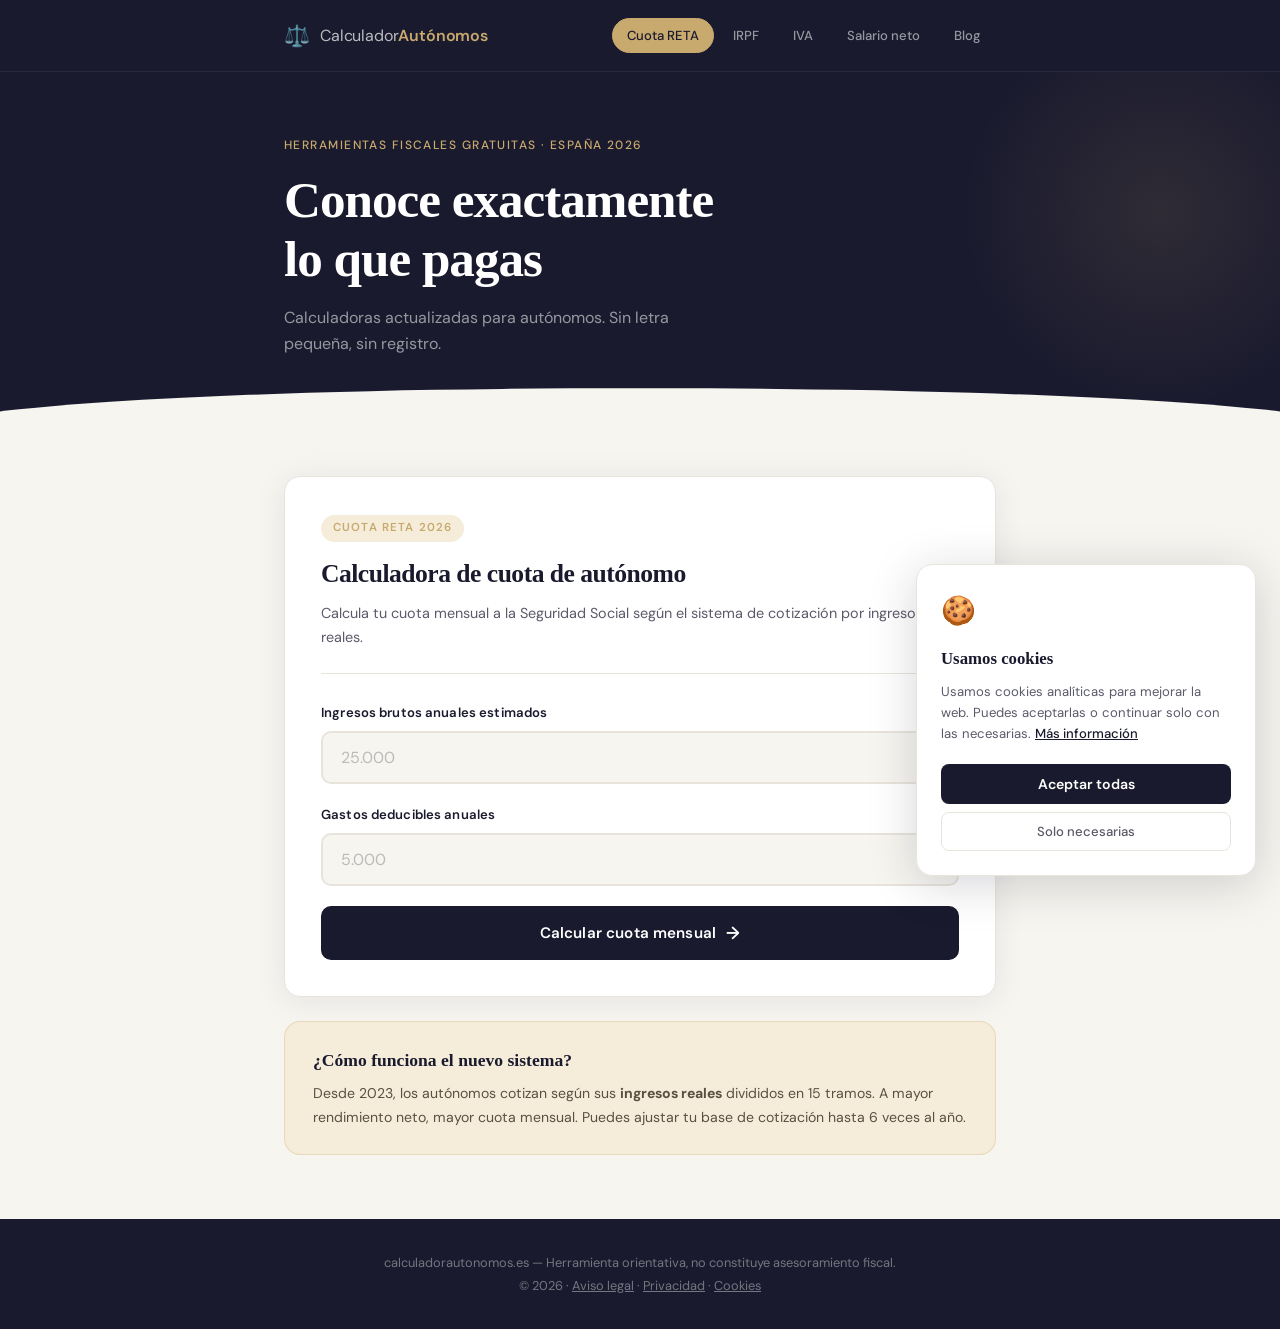
<file: index.html>
<!DOCTYPE html>
<html lang="es">
<head>
  <!-- Google tag (gtag.js) -->
<script async src="https://www.googletagmanager.com/gtag/js?id=G-BSPBR1PL7K"></script>
<script>
  window.dataLayer = window.dataLayer || [];
  function gtag(){dataLayer.push(arguments);}
  gtag('js', new Date());

  gtag('config', 'G-BSPBR1PL7K');
</script>

  <meta charset="UTF-8" />
  <meta name="author" content="StickSensei" />
  <meta name="viewport" content="width=device-width, initial-scale=1.0" />
  <meta name="google-site-verification" content="3Pw3tzIw_w7ZoFEHgATO9ZfTcVTqF0Pg5SimV4qRgLk" />
  <meta name="description" content="Calculadoras fiscales gratuitas para autónomos en España. Cuota RETA, IRPF, IVA trimestral y más." />
  <!-- Open Graph -->
  <meta property="og:title" content="Calculadora Autónomos 2026 — Cuota RETA, IRPF y más" />
  <meta property="og:description" content="Calculadoras fiscales gratuitas para autónomos en España. Cuota RETA, IRPF, IVA trimestral y salario neto." />
  <meta property="og:url" content="https://calculadorautonomos.es" />
  <meta property="og:type" content="website" />
  <meta property="og:locale" content="es_ES" />
  <meta name="twitter:card" content="summary" />
  <meta name="twitter:title" content="Calculadora Autónomos 2026" />
  <meta name="twitter:description" content="Calculadoras fiscales gratuitas para autónomos en España." />
  <title>CalculadorAutónomos — Herramientas fiscales para autónomos</title>
  <link rel="preconnect" href="https://fonts.googleapis.com">
  <link rel="preconnect" href="https://fonts.gstatic.com" crossorigin>
  <link rel="preload" as="style" href="https://fonts.googleapis.com/css2?family=DM+Serif+Display&family=DM+Sans:wght@400;500;600&display=swap">
  <link rel="stylesheet" href="https://fonts.googleapis.com/css2?family=DM+Serif+Display&family=DM+Sans:wght@400;500;600&display=swap" media="print" onload="this.media='all'">
  <noscript><link rel="stylesheet" href="https://fonts.googleapis.com/css2?family=DM+Serif+Display&family=DM+Sans:wght@400;500;600&display=swap"></noscript>
  <link rel="stylesheet" href="css/style.css" />
  <link rel="icon" type="image/x-icon" href="/favicon_io/favicon.ico" />
  <link rel="icon" type="image/png" sizes="32x32" href="/favicon_io/favicon-32x32.png" />
  <link rel="icon" type="image/png" sizes="16x16" href="/favicon_io/favicon-16x16.png" />
  <link rel="apple-touch-icon" sizes="180x180" href="/favicon_io/apple-touch-icon.png" />
</head>
<body>

  <header class="site-header">
    <div class="container">
     <a href="index.html" class="logo" aria-label="Inicio — CalculadorAutónomos">
      <span class="logo-icon">⚖️</span>
      <span class="logo-text">Calculador<strong>Autónomos</strong></span>
     </a>
     <nav class="main-nav">
        <a href="index.html" class="nav-link active">Cuota RETA</a>
        <a href="irpf.html" class="nav-link">IRPF</a>
        <a href="iva.html" class="nav-link">IVA</a>
        <a href="neto.html" class="nav-link">Salario neto</a>
        <a href="blog.html" class="nav-link">Blog</a>
    </nav>
    </div>
  </header>

  <section class="hero">
    <div class="container">
      <p class="hero-tag">Herramientas fiscales gratuitas · España 2026</p>
      <h1 class="hero-title">Conoce exactamente<br>lo que pagas</h1>
      <p class="hero-sub">Calculadoras actualizadas para autónomos. Sin letra pequeña, sin registro.</p>
    </div>
  </section>

  <main class="container" id="cuota">

    <div class="card">
      <div class="card-header">
        <div class="card-badge">Cuota RETA 2026</div>
        <h2 class="card-title">Calculadora de cuota de autónomo</h2>
        <p class="card-desc">Calcula tu cuota mensual a la Seguridad Social según el sistema de cotización por ingresos reales.</p>
      </div>

      <div class="form-group">
        <label for="ingresos">Ingresos brutos anuales estimados</label>
        <div class="input-wrap">
          <input type="number" id="ingresos" placeholder="25.000" min="0" />
          <span class="input-unit">€</span>
        </div>
      </div>

      <div class="form-group">
        <label for="gastos">Gastos deducibles anuales</label>
        <div class="input-wrap">
          <input type="number" id="gastos" placeholder="5.000" min="0" />
          <span class="input-unit">€</span>
        </div>
      </div>

      <button class="btn-calcular" onclick="calcularCuota()">
        Calcular cuota mensual
        <span class="btn-arrow">→</span>
      </button>

      <div class="resultado" id="resultado">
        <div class="resultado-grid">
          <div class="resultado-item">
            <span class="resultado-label">Rendimiento neto anual</span>
            <span class="resultado-value" id="r-neto"></span>
          </div>
          <div class="resultado-item">
            <span class="resultado-label">Rendimiento neto mensual</span>
            <span class="resultado-value" id="r-neto-mes"></span>
          </div>
          <div class="resultado-item">
            <span class="resultado-label">Base de cotización</span>
            <span class="resultado-value" id="r-base"></span>
          </div>
          <div class="resultado-item">
            <span class="resultado-label">Tipo aplicado</span>
            <span class="resultado-value" id="r-tipo"></span>
          </div>
        </div>
        <div class="resultado-total">
          <span>Cuota mensual estimada</span>
          <span id="r-cuota"></span>
        </div>
        <p class="resultado-tramo" id="r-tramo"></p>
      </div>
    </div>

    <div class="info-card">
      <h3>¿Cómo funciona el nuevo sistema?</h3>
      <p>Desde 2023, los autónomos cotizan según sus <strong>ingresos reales</strong> divididos en 15 tramos. A mayor rendimiento neto, mayor cuota mensual. Puedes ajustar tu base de cotización hasta 6 veces al año.</p>
    </div>

  </main>

  <footer class="site-footer">
  <div class="container">
    <p>calculadorautonomos.es — Herramienta orientativa, no constituye asesoramiento fiscal.</p>
    <p>© 2026 · <a href="legal.html" style="color:rgba(255,255,255,0.4)">Aviso legal</a> · <a href="privacidad.html" style="color:rgba(255,255,255,0.4)">Privacidad</a> · <a href="cookies.html" style="color:rgba(255,255,255,0.4)" aria-label="Política de cookies">Cookies</a></p>
  </div>
</footer>

  <script src="js/main.js"></script>

  <!-- Banner de cookies -->
<div class="cookie-banner" id="cookie-banner">
  <span class="cookie-banner-icon">🍪</span>
  <div class="cookie-banner-title">Usamos cookies</div>
  <p class="cookie-banner-text">
    Usamos cookies analíticas para mejorar la web. Puedes aceptarlas o continuar solo con las necesarias.
    <a href="/cookies.html" aria-label="Política de cookies — más información">Más información</a>
  </p>
  <div class="cookie-banner-buttons">
    <button class="cookie-btn-accept" onclick="acceptCookies()">Aceptar todas</button>
    <button class="cookie-btn-reject" onclick="rejectCookies()">Solo necesarias</button>
  </div>
</div>
<script src="/js/cookies.js"></script>

</body>
</html>
</file>
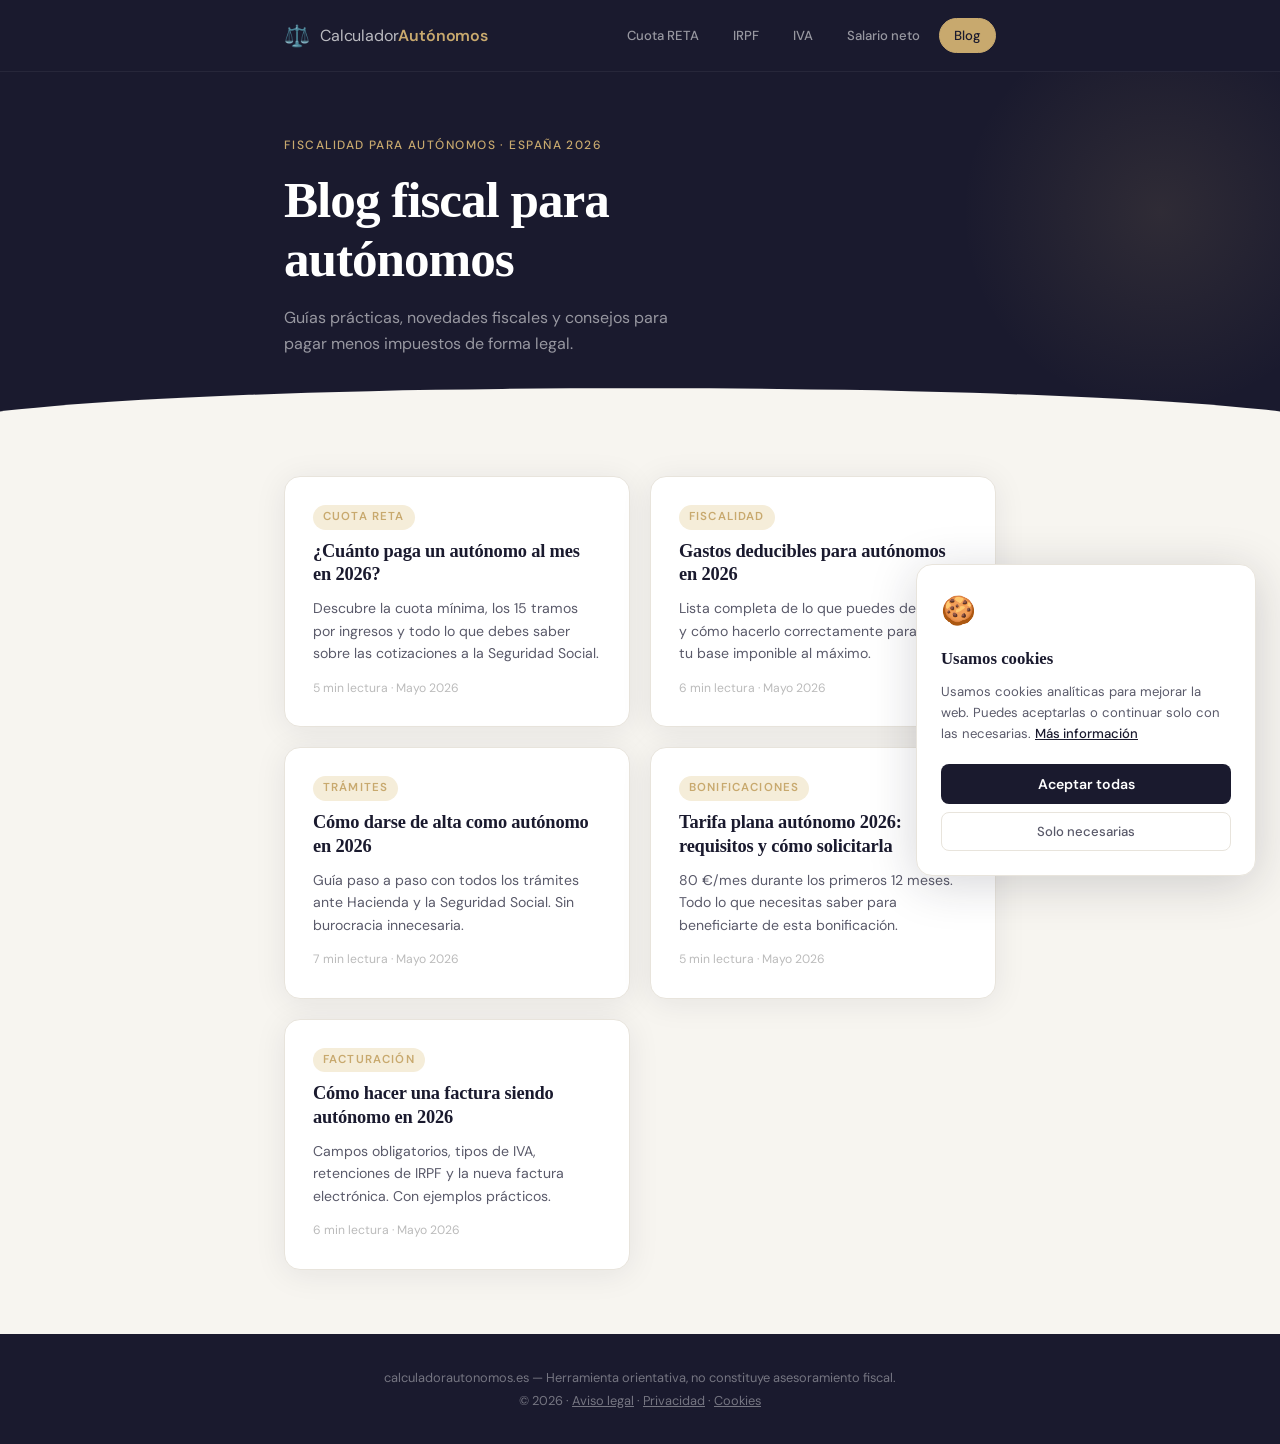
<file: blog.html>
<!DOCTYPE html>
<html lang="es">
<head>
  <script async src="https://www.googletagmanager.com/gtag/js?id=G-BSPBR1PL7K"></script>
  <script>window.dataLayer=window.dataLayer||[];function gtag(){dataLayer.push(arguments);}gtag('js',new Date());gtag('config','G-BSPBR1PL7K');</script>
  <meta charset="UTF-8" />
  <meta name="viewport" content="width=device-width, initial-scale=1.0" />
  <meta name="author" content="StickSensei" />
  <meta name="description" content="Blog de fiscalidad para autónomos en España. Guías, consejos y novedades fiscales actualizadas en 2026." />
  <title>Blog Fiscal para Autónomos 2026 | CalculadorAutónomos</title>
 <link rel="preconnect" href="https://fonts.googleapis.com">
  <link rel="preconnect" href="https://fonts.gstatic.com" crossorigin>
  <link rel="preload" as="style" href="https://fonts.googleapis.com/css2?family=DM+Serif+Display&family=DM+Sans:wght@400;500;600&display=swap">
  <link rel="stylesheet" href="https://fonts.googleapis.com/css2?family=DM+Serif+Display&family=DM+Sans:wght@400;500;600&display=swap" media="print" onload="this.media='all'">
  <noscript><link rel="stylesheet" href="https://fonts.googleapis.com/css2?family=DM+Serif+Display&family=DM+Sans:wght@400;500;600&display=swap"></noscript>
  <link rel="stylesheet" href="css/style.css" />
  <link rel="stylesheet" href="css/blog-index.css" />
  <link rel="icon" type="image/x-icon" href="/favicon_io/favicon.ico" />
  <link rel="icon" type="image/png" sizes="32x32" href="/favicon_io/favicon-32x32.png" />
  <link rel="icon" type="image/png" sizes="16x16" href="/favicon_io/favicon-16x16.png" />
  <link rel="apple-touch-icon" sizes="180x180" href="/favicon_io/apple-touch-icon.png" />
</head>
<body>

<header class="site-header">
  <div class="container">
    <a href="index.html" class="logo" aria-label="Inicio — CalculadorAutónomos">
      <span class="logo-icon">⚖️</span>
      <span class="logo-text">Calculador<strong>Autónomos</strong></span>
     </a>
    <nav class="main-nav">
      <a href="index.html" class="nav-link">Cuota RETA</a>
      <a href="irpf.html" class="nav-link">IRPF</a>
      <a href="iva.html" class="nav-link">IVA</a>
      <a href="neto.html" class="nav-link">Salario neto</a>
      <a href="blog.html" class="nav-link active">Blog</a>
    </nav>
  </div>
</header>

<section class="hero">
  <div class="container">
    <p class="hero-tag">Fiscalidad para autónomos · España 2026</p>
    <h1 class="hero-title">Blog fiscal para<br>autónomos</h1>
    <p class="hero-sub">Guías prácticas, novedades fiscales y consejos para pagar menos impuestos de forma legal.</p>
  </div>
</section>

<main class="container" style="padding-top:48px; padding-bottom:64px;">

  <div class="blog-grid">

    <a href="blog/cuanto-paga-autonomo.html" class="blog-card">
      <div class="blog-card-tag">Cuota RETA</div>
      <h2 class="blog-card-title">¿Cuánto paga un autónomo al mes en 2026?</h2>
      <p class="blog-card-desc">Descubre la cuota mínima, los 15 tramos por ingresos y todo lo que debes saber sobre las cotizaciones a la Seguridad Social.</p>
      <div class="blog-card-meta">5 min lectura · Mayo 2026</div>
    </a>

    <a href="blog/gastos-deducibles-autonomo.html" class="blog-card">
      <div class="blog-card-tag">Fiscalidad</div>
      <h2 class="blog-card-title">Gastos deducibles para autónomos en 2026</h2>
      <p class="blog-card-desc">Lista completa de lo que puedes desgravar y cómo hacerlo correctamente para reducir tu base imponible al máximo.</p>
      <div class="blog-card-meta">6 min lectura · Mayo 2026</div>
    </a>

    <a href="blog/alta-autonomo.html" class="blog-card">
      <div class="blog-card-tag">Trámites</div>
      <h2 class="blog-card-title">Cómo darse de alta como autónomo en 2026</h2>
      <p class="blog-card-desc">Guía paso a paso con todos los trámites ante Hacienda y la Seguridad Social. Sin burocracia innecesaria.</p>
      <div class="blog-card-meta">7 min lectura · Mayo 2026</div>
    </a>

    <a href="blog/tarifa-plana-autonomo.html" class="blog-card">
      <div class="blog-card-tag">Bonificaciones</div>
      <h2 class="blog-card-title">Tarifa plana autónomo 2026: requisitos y cómo solicitarla</h2>
      <p class="blog-card-desc">80 €/mes durante los primeros 12 meses. Todo lo que necesitas saber para beneficiarte de esta bonificación.</p>
      <div class="blog-card-meta">5 min lectura · Mayo 2026</div>
    </a>

    <a href="blog/factura-autonomo.html" class="blog-card">
      <div class="blog-card-tag">Facturación</div>
      <h2 class="blog-card-title">Cómo hacer una factura siendo autónomo en 2026</h2>
      <p class="blog-card-desc">Campos obligatorios, tipos de IVA, retenciones de IRPF y la nueva factura electrónica. Con ejemplos prácticos.</p>
      <div class="blog-card-meta">6 min lectura · Mayo 2026</div>
    </a>

  </div>

</main>

<footer class="site-footer">
  <div class="container">
    <p>calculadorautonomos.es — Herramienta orientativa, no constituye asesoramiento fiscal.</p>
    <p>© 2026 · <a href="legal.html" style="color:rgba(255,255,255,0.4)">Aviso legal</a> · <a href="privacidad.html" style="color:rgba(255,255,255,0.4)">Privacidad</a> · <a href="cookies.html" style="color:rgba(255,255,255,0.4)" aria-label="Política de cookies">Cookies</a></p>
  </div>
</footer>

<!-- Banner de cookies -->
<div class="cookie-banner" id="cookie-banner">
  <span class="cookie-banner-icon">🍪</span>
  <div class="cookie-banner-title">Usamos cookies</div>
  <p class="cookie-banner-text">
    Usamos cookies analíticas para mejorar la web. Puedes aceptarlas o continuar solo con las necesarias.
    <a href="/cookies.html" aria-label="Política de cookies — más información">Más información</a>
  </p>
  <div class="cookie-banner-buttons">
    <button class="cookie-btn-accept" onclick="acceptCookies()">Aceptar todas</button>
    <button class="cookie-btn-reject" onclick="rejectCookies()">Solo necesarias</button>
  </div>
</div>
<script src="/js/cookies.js"></script>
</body>
</html>
</file>
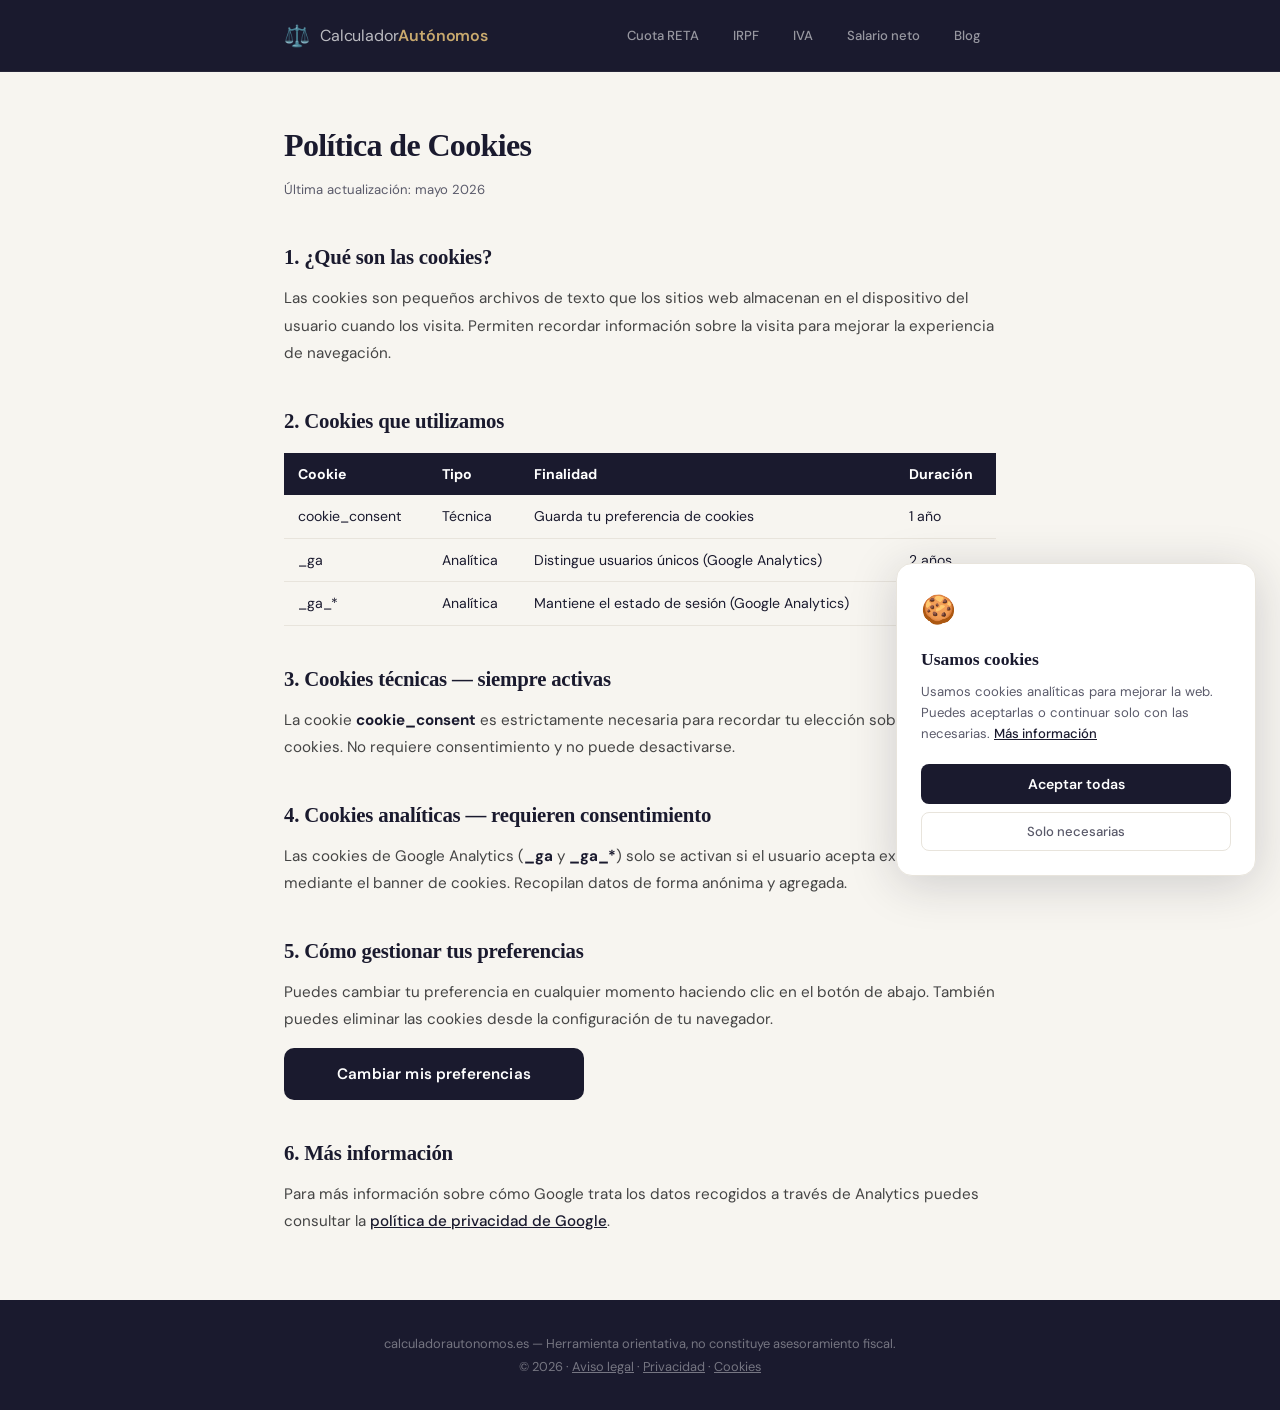
<file: cookies.html>
<!DOCTYPE html>
<html lang="es">
<head>
  <script async src="https://www.googletagmanager.com/gtag/js?id=G-BSPBR1PL7K"></script>
  <script>window.dataLayer=window.dataLayer||[];function gtag(){dataLayer.push(arguments);}gtag('js',new Date());gtag('config','G-BSPBR1PL7K');</script>
  <meta charset="UTF-8" />
  <meta name="viewport" content="width=device-width, initial-scale=1.0" />
  <meta name="author" content="StickSensei" />
  <meta name="description" content="Política de cookies de calculadorautonomos.es — Qué cookies usamos y cómo gestionarlas." />
  <title>Política de Cookies | CalculadorAutónomos</title>
  <link rel="preconnect" href="https://fonts.googleapis.com">
  <link rel="preconnect" href="https://fonts.gstatic.com" crossorigin>
  <link rel="preload" as="style" href="https://fonts.googleapis.com/css2?family=DM+Serif+Display&family=DM+Sans:wght@400;500;600&display=swap">
  <link rel="stylesheet" href="https://fonts.googleapis.com/css2?family=DM+Serif+Display&family=DM+Sans:wght@400;500;600&display=swap" media="print" onload="this.media='all'">
  <noscript><link rel="stylesheet" href="https://fonts.googleapis.com/css2?family=DM+Serif+Display&family=DM+Sans:wght@400;500;600&display=swap"></noscript>
  <link rel="stylesheet" href="css/style.css" />
  <link rel="stylesheet" href="css/legal.css" />
  <link rel="icon" type="image/x-icon" href="/favicon_io/favicon.ico" />
  <link rel="icon" type="image/png" sizes="32x32" href="/favicon_io/favicon-32x32.png" />
  <link rel="icon" type="image/png" sizes="16x16" href="/favicon_io/favicon-16x16.png" />
  <link rel="apple-touch-icon" sizes="180x180" href="/favicon_io/apple-touch-icon.png" />
</head>
<body>

<header class="site-header">
  <div class="container">
    <a href="index.html" class="logo" aria-label="Inicio — CalculadorAutónomos">
      <span class="logo-icon">⚖️</span>
      <span class="logo-text">Calculador<strong>Autónomos</strong></span>
     </a>
    <nav class="main-nav">
      <a href="index.html" class="nav-link">Cuota RETA</a>
      <a href="irpf.html" class="nav-link">IRPF</a>
      <a href="iva.html" class="nav-link">IVA</a>
      <a href="neto.html" class="nav-link">Salario neto</a>
      <a href="blog.html" class="nav-link">Blog</a>
    </nav>
  </div>
</header>

<main class="legal-body">

  <h1>Política de Cookies</h1>
  <span class="legal-date">Última actualización: mayo 2026</span>

  <h2>1. ¿Qué son las cookies?</h2>
  <p>Las cookies son pequeños archivos de texto que los sitios web almacenan en el dispositivo del usuario cuando los visita. Permiten recordar información sobre la visita para mejorar la experiencia de navegación.</p>

  <h2>2. Cookies que utilizamos</h2>

  <table style="width:100%;border-collapse:collapse;margin:16px 0;font-size:0.88rem;">
    <thead>
      <tr style="background:var(--primary);color:white;">
        <th style="padding:10px 14px;text-align:left;">Cookie</th>
        <th style="padding:10px 14px;text-align:left;">Tipo</th>
        <th style="padding:10px 14px;text-align:left;">Finalidad</th>
        <th style="padding:10px 14px;text-align:left;">Duración</th>
      </tr>
    </thead>
    <tbody>
      <tr style="border-bottom:1px solid var(--border);">
        <td style="padding:10px 14px;">cookie_consent</td>
        <td style="padding:10px 14px;">Técnica</td>
        <td style="padding:10px 14px;">Guarda tu preferencia de cookies</td>
        <td style="padding:10px 14px;">1 año</td>
      </tr>
      <tr style="border-bottom:1px solid var(--border);background:var(--bg);">
        <td style="padding:10px 14px;">_ga</td>
        <td style="padding:10px 14px;">Analítica</td>
        <td style="padding:10px 14px;">Distingue usuarios únicos (Google Analytics)</td>
        <td style="padding:10px 14px;">2 años</td>
      </tr>
      <tr style="border-bottom:1px solid var(--border);">
        <td style="padding:10px 14px;">_ga_*</td>
        <td style="padding:10px 14px;">Analítica</td>
        <td style="padding:10px 14px;">Mantiene el estado de sesión (Google Analytics)</td>
        <td style="padding:10px 14px;">2 años</td>
      </tr>
    </tbody>
  </table>

  <h2>3. Cookies técnicas — siempre activas</h2>
  <p>La cookie <strong>cookie_consent</strong> es estrictamente necesaria para recordar tu elección sobre el uso de cookies. No requiere consentimiento y no puede desactivarse.</p>

  <h2>4. Cookies analíticas — requieren consentimiento</h2>
  <p>Las cookies de Google Analytics (<strong>_ga</strong> y <strong>_ga_*</strong>) solo se activan si el usuario acepta expresamente mediante el banner de cookies. Recopilan datos de forma anónima y agregada.</p>

  <h2>5. Cómo gestionar tus preferencias</h2>
  <p>Puedes cambiar tu preferencia en cualquier momento haciendo clic en el botón de abajo. También puedes eliminar las cookies desde la configuración de tu navegador.</p>

  <button class="btn-calcular" style="max-width:300px;margin-top:8px;" onclick="resetCookieConsent()">
    Cambiar mis preferencias
  </button>

  <h2>6. Más información</h2>
  <p>Para más información sobre cómo Google trata los datos recogidos a través de Analytics puedes consultar la <a href="https://policies.google.com/privacy" target="_blank" rel="noopener">política de privacidad de Google</a>.</p>

</main>

<footer class="site-footer">
  <div class="container">
    <p>calculadorautonomos.es — Herramienta orientativa, no constituye asesoramiento fiscal.</p>
    <p>© 2026 · <a href="legal.html" style="color:rgba(255,255,255,0.4)">Aviso legal</a> · <a href="privacidad.html" style="color:rgba(255,255,255,0.4)">Privacidad</a> · <a href="cookies.html" style="color:rgba(255,255,255,0.4)">Cookies</a></p>
  </div>
</footer>

<div class="cookie-banner" id="cookie-banner">
  <span class="cookie-banner-icon">🍪</span>
  <div class="cookie-banner-title">Usamos cookies</div>
  <p class="cookie-banner-text">
    Usamos cookies analíticas para mejorar la web. Puedes aceptarlas o continuar solo con las necesarias.
    <a href="/cookies.html" aria-label="Política de cookies — más información">Más información</a>
  </p>
  <div class="cookie-banner-buttons">
    <button class="cookie-btn-accept" onclick="acceptCookies()">Aceptar todas</button>
    <button class="cookie-btn-reject" onclick="rejectCookies()">Solo necesarias</button>
  </div>
</div>
<script src="/js/cookies.js"></script>

</body>
</html>
</file>
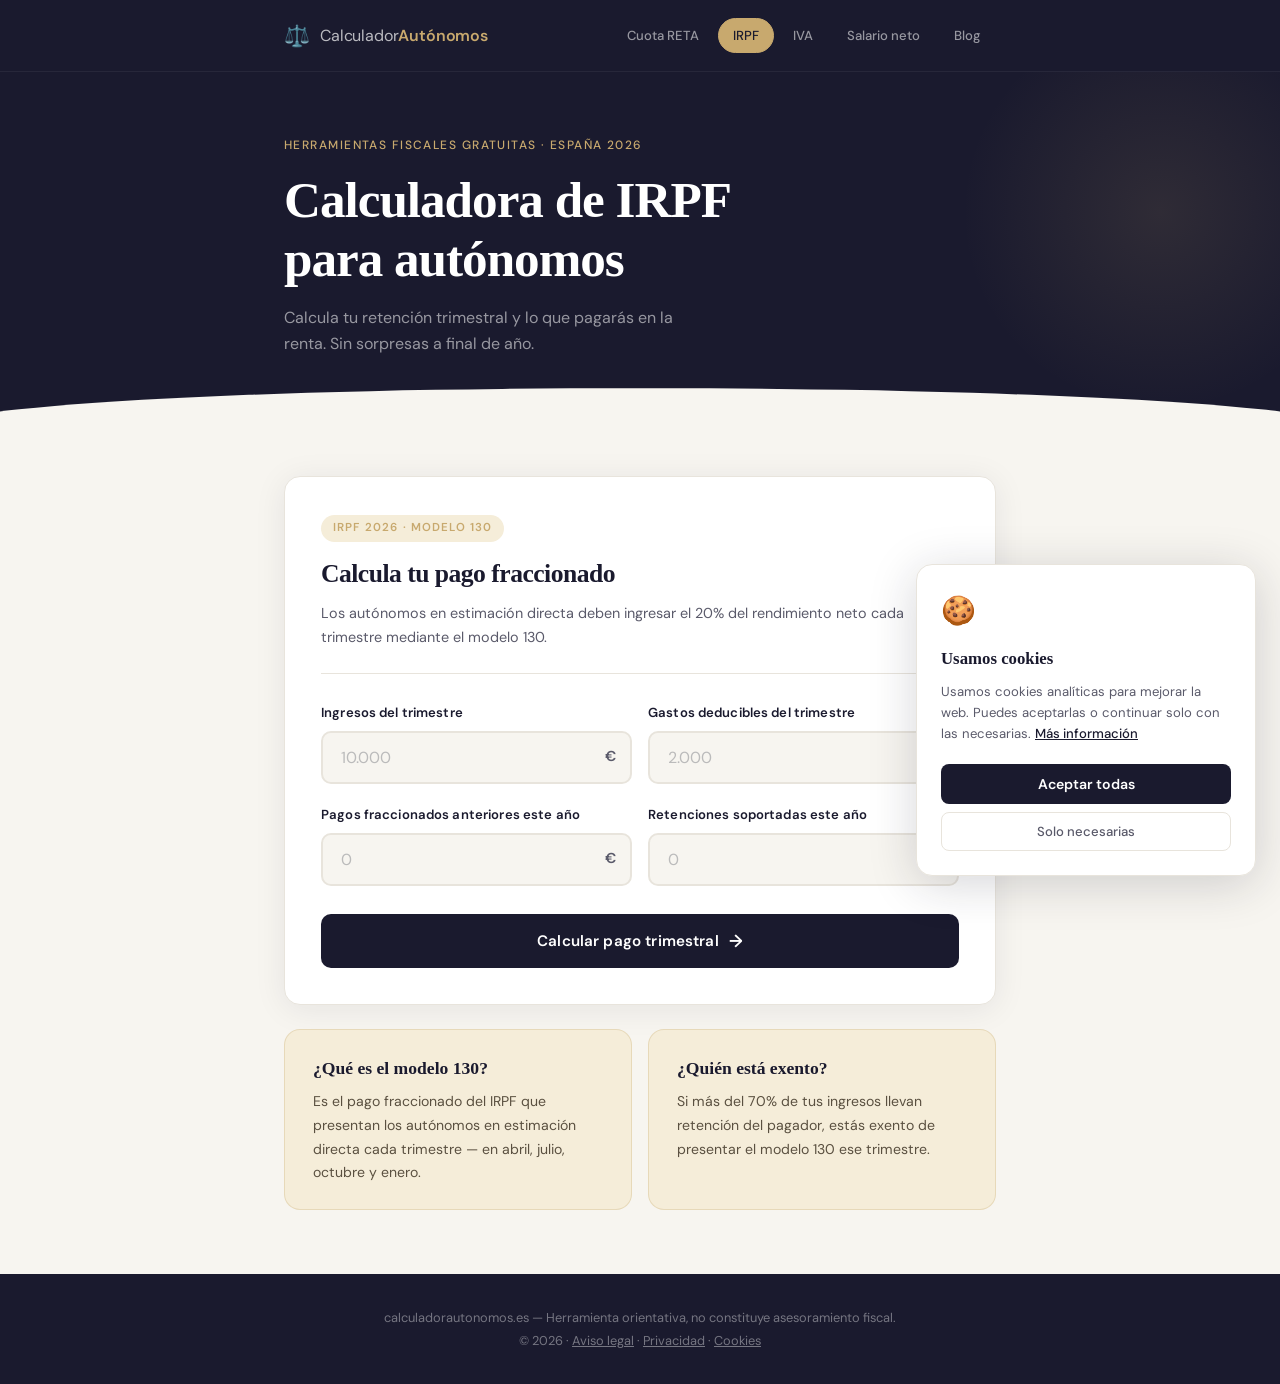
<file: irpf.html>
<!DOCTYPE html>
<html lang="es">
<head>
  <!-- Google tag (gtag.js) -->
  <script async src="https://www.googletagmanager.com/gtag/js?id=G-BSPBR1PL7K"></script>
  <script>
    window.dataLayer = window.dataLayer || [];
    function gtag(){dataLayer.push(arguments);}
    gtag('js', new Date());
    gtag('config', 'G-BSPBR1PL7K');
  </script>

  <meta charset="UTF-8" />
  <meta name="author" content="StickSensei" />
  <meta name="viewport" content="width=device-width, initial-scale=1.0" />
  <meta name="description" content="Calculadora de IRPF 2026 para autónomos en España. Calcula tu retención trimestral y cuánto pagarás en la declaración de la renta." />
  <title>Calculadora IRPF 2026 para Autónomos | CalculadorAutónomos</title>
  <link rel="preconnect" href="https://fonts.googleapis.com">
  <link rel="preconnect" href="https://fonts.gstatic.com" crossorigin>
  <link rel="preload" as="style" href="https://fonts.googleapis.com/css2?family=DM+Serif+Display&family=DM+Sans:wght@400;500;600&display=swap">
  <link rel="stylesheet" href="https://fonts.googleapis.com/css2?family=DM+Serif+Display&family=DM+Sans:wght@400;500;600&display=swap" media="print" onload="this.media='all'">
  <noscript><link rel="stylesheet" href="https://fonts.googleapis.com/css2?family=DM+Serif+Display&family=DM+Sans:wght@400;500;600&display=swap"></noscript>
  <link rel="stylesheet" href="css/style.css" />
  <link rel="stylesheet" href="css/irpf.css" />
  <link rel="icon" type="image/x-icon" href="/favicon_io/favicon.ico" />
  <link rel="icon" type="image/png" sizes="32x32" href="/favicon_io/favicon-32x32.png" />
  <link rel="icon" type="image/png" sizes="16x16" href="/favicon_io/favicon-16x16.png" />
  <link rel="apple-touch-icon" sizes="180x180" href="/favicon_io/apple-touch-icon.png" />
</head>
<body>

  <header class="site-header">
    <div class="container">
      <a href="index.html" class="logo" aria-label="Inicio — CalculadorAutónomos">
      <span class="logo-icon">⚖️</span>
      <span class="logo-text">Calculador<strong>Autónomos</strong></span>
     </a>
      <nav class="main-nav">
        <a href="index.html" class="nav-link">Cuota RETA</a>
        <a href="irpf.html" class="nav-link active">IRPF</a>
        <a href="iva.html" class="nav-link">IVA</a>
        <a href="neto.html" class="nav-link">Salario neto</a>
        <a href="blog.html" class="nav-link">Blog</a>
      </nav>
    </div>
  </header>

  <section class="hero">
    <div class="container">
      <p class="hero-tag">Herramientas fiscales gratuitas · España 2026</p>
      <h1 class="hero-title">Calculadora de IRPF<br>para autónomos</h1>
      <p class="hero-sub">Calcula tu retención trimestral y lo que pagarás en la renta. Sin sorpresas a final de año.</p>
    </div>
  </section>

  <main class="container">

    <div class="card">
      <div class="card-header">
        <div class="card-badge">IRPF 2026 · Modelo 130</div>
        <h2 class="card-title">Calcula tu pago fraccionado</h2>
        <p class="card-desc">Los autónomos en estimación directa deben ingresar el 20% del rendimiento neto cada trimestre mediante el modelo 130.</p>
      </div>

      <div class="form-row">
        <div class="form-group">
          <label for="ingresos-tri">Ingresos del trimestre</label>
          <div class="input-wrap">
            <input type="number" id="ingresos-tri" placeholder="10.000" min="0" />
            <span class="input-unit">€</span>
          </div>
        </div>
        <div class="form-group">
          <label for="gastos-tri">Gastos deducibles del trimestre</label>
          <div class="input-wrap">
            <input type="number" id="gastos-tri" placeholder="2.000" min="0" />
            <span class="input-unit">€</span>
          </div>
        </div>
      </div>

      <div class="form-row">
        <div class="form-group">
          <label for="pagos-ant">Pagos fraccionados anteriores este año</label>
          <div class="input-wrap">
            <input type="number" id="pagos-ant" placeholder="0" min="0" />
            <span class="input-unit">€</span>
          </div>
        </div>
        <div class="form-group">
          <label for="retenciones">Retenciones soportadas este año</label>
          <div class="input-wrap">
            <input type="number" id="retenciones" placeholder="0" min="0" />
            <span class="input-unit">€</span>
          </div>
        </div>
      </div>

      <button class="btn-calcular" onclick="calcularIRPF()">
        Calcular pago trimestral
        <span class="btn-arrow">→</span>
      </button>

      <div class="resultado" id="resultado-irpf">
        <div class="resultado-grid">
          <div class="resultado-item">
            <span class="resultado-label">Rendimiento neto trimestral</span>
            <span class="resultado-value" id="r-neto-tri"></span>
          </div>
          <div class="resultado-item">
            <span class="resultado-label">Base acumulada anual</span>
            <span class="resultado-value" id="r-base-acum"></span>
          </div>
          <div class="resultado-item">
            <span class="resultado-label">20% sobre base acumulada</span>
            <span class="resultado-value" id="r-veinte"></span>
          </div>
          <div class="resultado-item">
            <span class="resultado-label">Menos pagos y retenciones</span>
            <span class="resultado-value" id="r-menos"></span>
          </div>
        </div>
        <div class="resultado-total" id="resultado-total-irpf">
          <span>A ingresar este trimestre</span>
          <span id="r-ingreso"></span>
        </div>
        <p class="resultado-tramo" id="r-aviso"></p>
      </div>
    </div>

    <div class="info-grid">
      <div class="info-card">
        <h3>¿Qué es el modelo 130?</h3>
        <p>Es el pago fraccionado del IRPF que presentan los autónomos en estimación directa cada trimestre — en abril, julio, octubre y enero.</p>
      </div>
      <div class="info-card">
        <h3>¿Quién está exento?</h3>
        <p>Si más del 70% de tus ingresos llevan retención del pagador, estás exento de presentar el modelo 130 ese trimestre.</p>
      </div>
    </div>

  </main>

  <footer class="site-footer">
  <div class="container">
    <p>calculadorautonomos.es — Herramienta orientativa, no constituye asesoramiento fiscal.</p>
    <p>© 2026 · <a href="legal.html" style="color:rgba(255,255,255,0.4)">Aviso legal</a> · <a href="privacidad.html" style="color:rgba(255,255,255,0.4)">Privacidad</a> · <a href="cookies.html" style="color:rgba(255,255,255,0.4)" aria-label="Política de cookies">Cookies</a></p>
  </div>
</footer>

  <script src="js/irpf.js"></script>

  <!-- Banner de cookies -->
<div class="cookie-banner" id="cookie-banner">
  <span class="cookie-banner-icon">🍪</span>
  <div class="cookie-banner-title">Usamos cookies</div>
  <p class="cookie-banner-text">
    Usamos cookies analíticas para mejorar la web. Puedes aceptarlas o continuar solo con las necesarias.
    <a href="/cookies.html" aria-label="Política de cookies — más información">Más información</a>
  </p>
  <div class="cookie-banner-buttons">
    <button class="cookie-btn-accept" onclick="acceptCookies()">Aceptar todas</button>
    <button class="cookie-btn-reject" onclick="rejectCookies()">Solo necesarias</button>
  </div>
</div>
<script src="/js/cookies.js"></script>

</body>
</html>
</file>
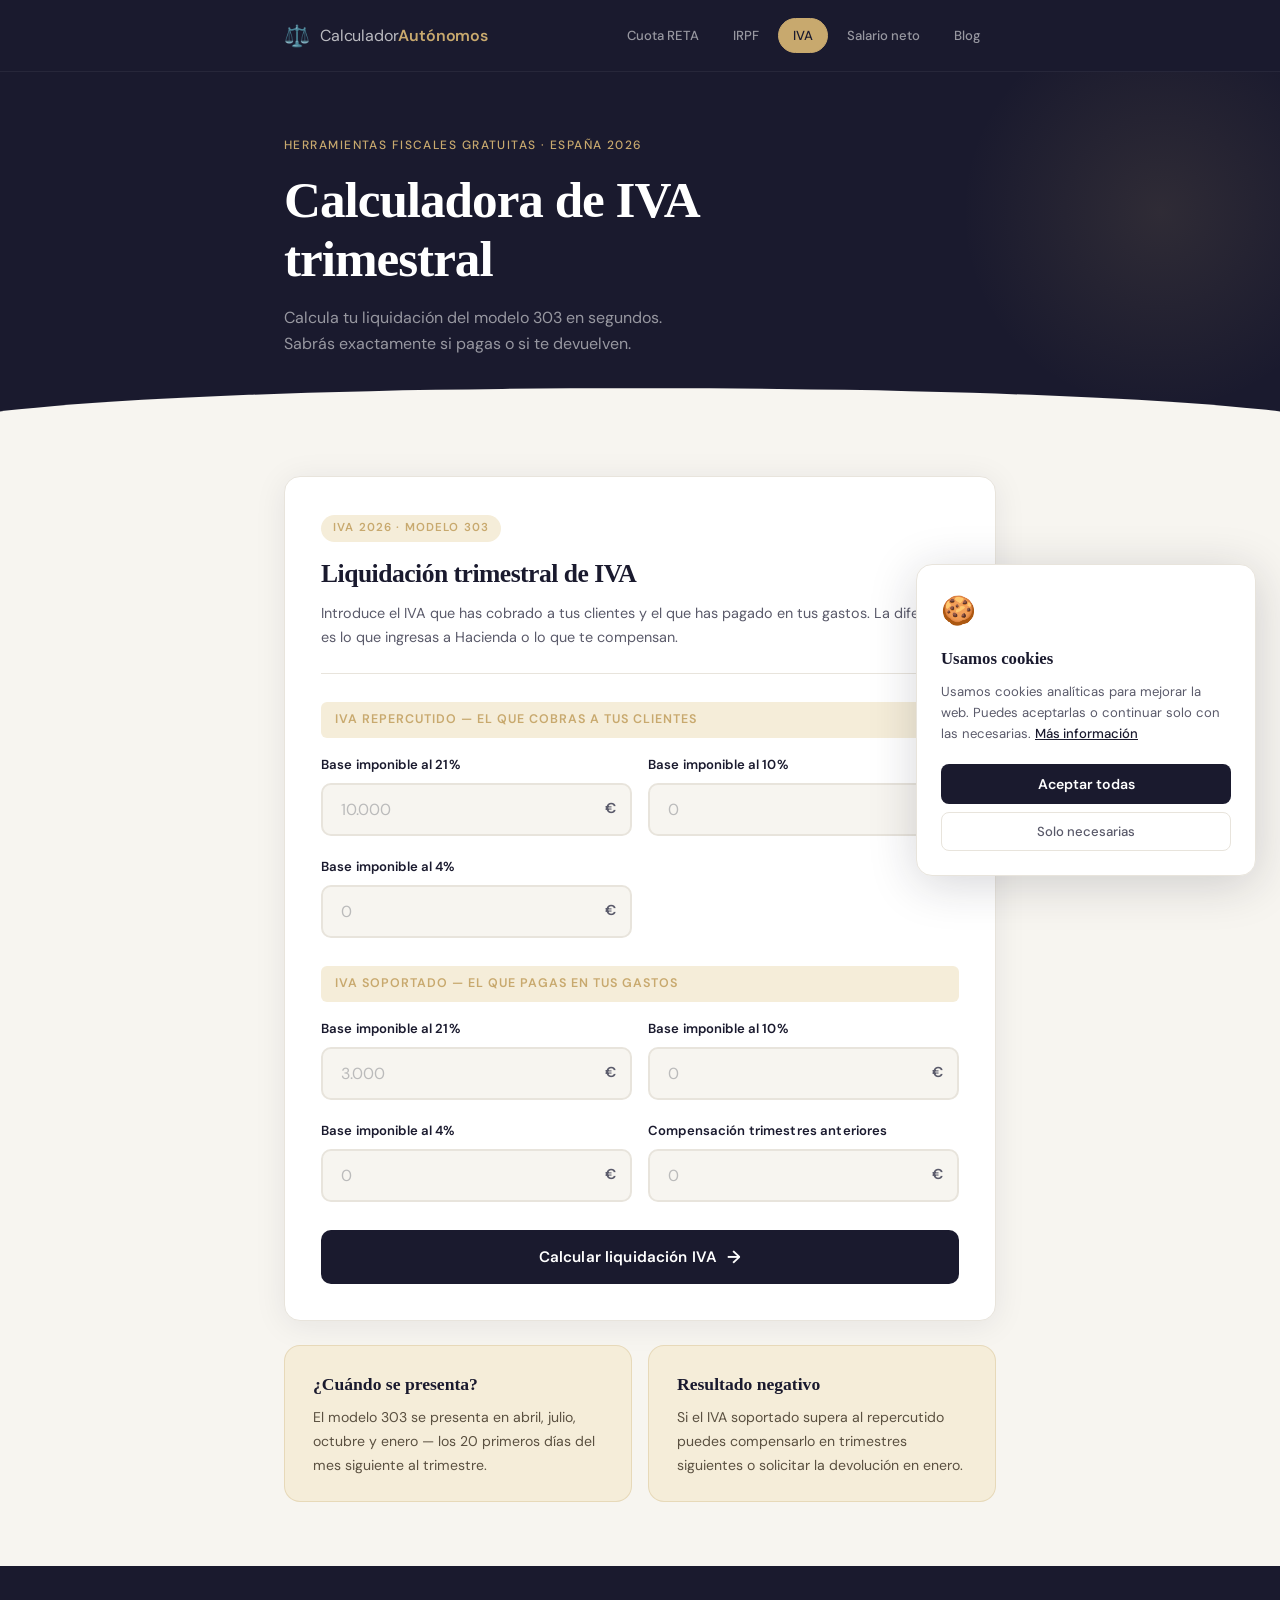
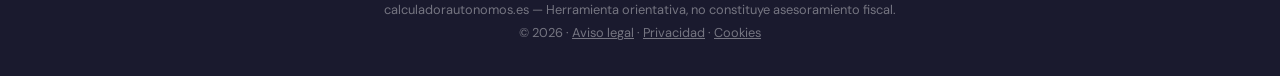
<file: iva.html>
<!DOCTYPE html>
<html lang="es">
<head>
  <!-- Google tag (gtag.js) -->
  <script async src="https://www.googletagmanager.com/gtag/js?id=G-BSPBR1PL7K"></script>
  <script>
    window.dataLayer = window.dataLayer || [];
    function gtag(){dataLayer.push(arguments);}
    gtag('js', new Date());
    gtag('config', 'G-BSPBR1PL7K');
  </script>

  <meta charset="UTF-8" />
  <meta name="author" content="StickSensei" />
  <meta name="viewport" content="width=device-width, initial-scale=1.0" />
  <meta name="author" content="StickSensei" />
  <meta name="description" content="Calculadora de IVA trimestral 2026 para autónomos en España. Calcula tu liquidación del modelo 303 fácilmente." />
  <title>Calculadora IVA Trimestral 2026 | CalculadorAutónomos</title>
  <link rel="preconnect" href="https://fonts.googleapis.com">
  <link rel="preconnect" href="https://fonts.gstatic.com" crossorigin>
  <link rel="preload" as="style" href="https://fonts.googleapis.com/css2?family=DM+Serif+Display&family=DM+Sans:wght@400;500;600&display=swap">
  <link rel="stylesheet" href="https://fonts.googleapis.com/css2?family=DM+Serif+Display&family=DM+Sans:wght@400;500;600&display=swap" media="print" onload="this.media='all'">
  <noscript><link rel="stylesheet" href="https://fonts.googleapis.com/css2?family=DM+Serif+Display&family=DM+Sans:wght@400;500;600&display=swap"></noscript>
  <link rel="stylesheet" href="css/style.css" />
  <link rel="stylesheet" href="css/iva.css" />
  <link rel="icon" type="image/x-icon" href="/favicon_io/favicon.ico" />
  <link rel="icon" type="image/png" sizes="32x32" href="/favicon_io/favicon-32x32.png" />
  <link rel="icon" type="image/png" sizes="16x16" href="/favicon_io/favicon-16x16.png" />
  <link rel="apple-touch-icon" sizes="180x180" href="/favicon_io/apple-touch-icon.png" />
</head>
<body>

  <header class="site-header">
    <div class="container">
      <a href="index.html" class="logo" aria-label="Inicio — CalculadorAutónomos">
      <span class="logo-icon">⚖️</span>
      <span class="logo-text">Calculador<strong>Autónomos</strong></span>
     </a>
      <nav class="main-nav">
        <a href="index.html" class="nav-link">Cuota RETA</a>
        <a href="irpf.html" class="nav-link">IRPF</a>
        <a href="iva.html" class="nav-link active">IVA</a>
        <a href="neto.html" class="nav-link">Salario neto</a>
        <a href="blog.html" class="nav-link">Blog</a>
      </nav>
    </div>
  </header>

  <section class="hero">
    <div class="container">
      <p class="hero-tag">Herramientas fiscales gratuitas · España 2026</p>
      <h1 class="hero-title">Calculadora de IVA<br>trimestral</h1>
      <p class="hero-sub">Calcula tu liquidación del modelo 303 en segundos. Sabrás exactamente si pagas o si te devuelven.</p>
    </div>
  </section>

  <main class="container">

    <div class="card">
      <div class="card-header">
        <div class="card-badge">IVA 2026 · Modelo 303</div>
        <h2 class="card-title">Liquidación trimestral de IVA</h2>
        <p class="card-desc">Introduce el IVA que has cobrado a tus clientes y el que has pagado en tus gastos. La diferencia es lo que ingresas a Hacienda o lo que te compensan.</p>
      </div>

      <div class="iva-section-label">IVA repercutido — el que cobras a tus clientes</div>

      <div class="form-row">
        <div class="form-group">
          <label for="base-rep-21">Base imponible al 21%</label>
          <div class="input-wrap">
            <input type="number" id="base-rep-21" placeholder="10.000" min="0" />
            <span class="input-unit">€</span>
          </div>
        </div>
        <div class="form-group">
          <label for="base-rep-10">Base imponible al 10%</label>
          <div class="input-wrap">
            <input type="number" id="base-rep-10" placeholder="0" min="0" />
            <span class="input-unit">€</span>
          </div>
        </div>
      </div>
      <div class="form-row">
        <div class="form-group">
          <label for="base-rep-4">Base imponible al 4%</label>
          <div class="input-wrap">
            <input type="number" id="base-rep-4" placeholder="0" min="0" />
            <span class="input-unit">€</span>
          </div>
        </div>
        <div class="form-group"></div>
      </div>

      <div class="iva-section-label" style="margin-top:8px">IVA soportado — el que pagas en tus gastos</div>

      <div class="form-row">
        <div class="form-group">
          <label for="base-sop-21">Base imponible al 21%</label>
          <div class="input-wrap">
            <input type="number" id="base-sop-21" placeholder="3.000" min="0" />
            <span class="input-unit">€</span>
          </div>
        </div>
        <div class="form-group">
          <label for="base-sop-10">Base imponible al 10%</label>
          <div class="input-wrap">
            <input type="number" id="base-sop-10" placeholder="0" min="0" />
            <span class="input-unit">€</span>
          </div>
        </div>
      </div>
      <div class="form-row">
        <div class="form-group">
          <label for="base-sop-4">Base imponible al 4%</label>
          <div class="input-wrap">
            <input type="number" id="base-sop-4" placeholder="0" min="0" />
            <span class="input-unit">€</span>
          </div>
        </div>
        <div class="form-group">
          <label for="comp-ant">Compensación trimestres anteriores</label>
          <div class="input-wrap">
            <input type="number" id="comp-ant" placeholder="0" min="0" />
            <span class="input-unit">€</span>
          </div>
        </div>
      </div>

      <button class="btn-calcular" onclick="calcularIVA()">
        Calcular liquidación IVA
        <span class="btn-arrow">→</span>
      </button>

      <div class="resultado" id="resultado-iva">
        <div class="resultado-grid">
          <div class="resultado-item">
            <span class="resultado-label">IVA repercutido total</span>
            <span class="resultado-value" id="r-rep-total"></span>
          </div>
          <div class="resultado-item">
            <span class="resultado-label">IVA soportado total</span>
            <span class="resultado-value" id="r-sop-total"></span>
          </div>
          <div class="resultado-item">
            <span class="resultado-label">Diferencia</span>
            <span class="resultado-value" id="r-diferencia"></span>
          </div>
          <div class="resultado-item">
            <span class="resultado-label">Compensación aplicada</span>
            <span class="resultado-value" id="r-comp"></span>
          </div>
        </div>
        <div class="resultado-total" id="resultado-total-iva">
          <span id="r-label-total">Resultado modelo 303</span>
          <span id="r-resultado-final"></span>
        </div>
        <p class="resultado-tramo" id="r-aviso-iva"></p>
      </div>
    </div>

    <div class="info-grid">
      <div class="info-card">
        <h3>¿Cuándo se presenta?</h3>
        <p>El modelo 303 se presenta en abril, julio, octubre y enero — los 20 primeros días del mes siguiente al trimestre.</p>
      </div>
      <div class="info-card">
        <h3>Resultado negativo</h3>
        <p>Si el IVA soportado supera al repercutido puedes compensarlo en trimestres siguientes o solicitar la devolución en enero.</p>
      </div>
    </div>

  </main>

  <footer class="site-footer">
  <div class="container">
    <p>calculadorautonomos.es — Herramienta orientativa, no constituye asesoramiento fiscal.</p>
    <p>© 2026 · <a href="legal.html" style="color:rgba(255,255,255,0.4)">Aviso legal</a> · <a href="privacidad.html" style="color:rgba(255,255,255,0.4)">Privacidad</a> · <a href="cookies.html" style="color:rgba(255,255,255,0.4)" aria-label="Política de cookies">Cookies</a></p>
  </div>
</footer>

  <script src="js/iva.js"></script>

  <!-- Banner de cookies -->
<div class="cookie-banner" id="cookie-banner">
  <span class="cookie-banner-icon">🍪</span>
  <div class="cookie-banner-title">Usamos cookies</div>
  <p class="cookie-banner-text">
    Usamos cookies analíticas para mejorar la web. Puedes aceptarlas o continuar solo con las necesarias.
    <a href="/cookies.html" aria-label="Política de cookies — más información">Más información</a>
  </p>
  <div class="cookie-banner-buttons">
    <button class="cookie-btn-accept" onclick="acceptCookies()">Aceptar todas</button>
    <button class="cookie-btn-reject" onclick="rejectCookies()">Solo necesarias</button>
  </div>
</div>
<script src="/js/cookies.js"></script>

</body>
</html>
</file>
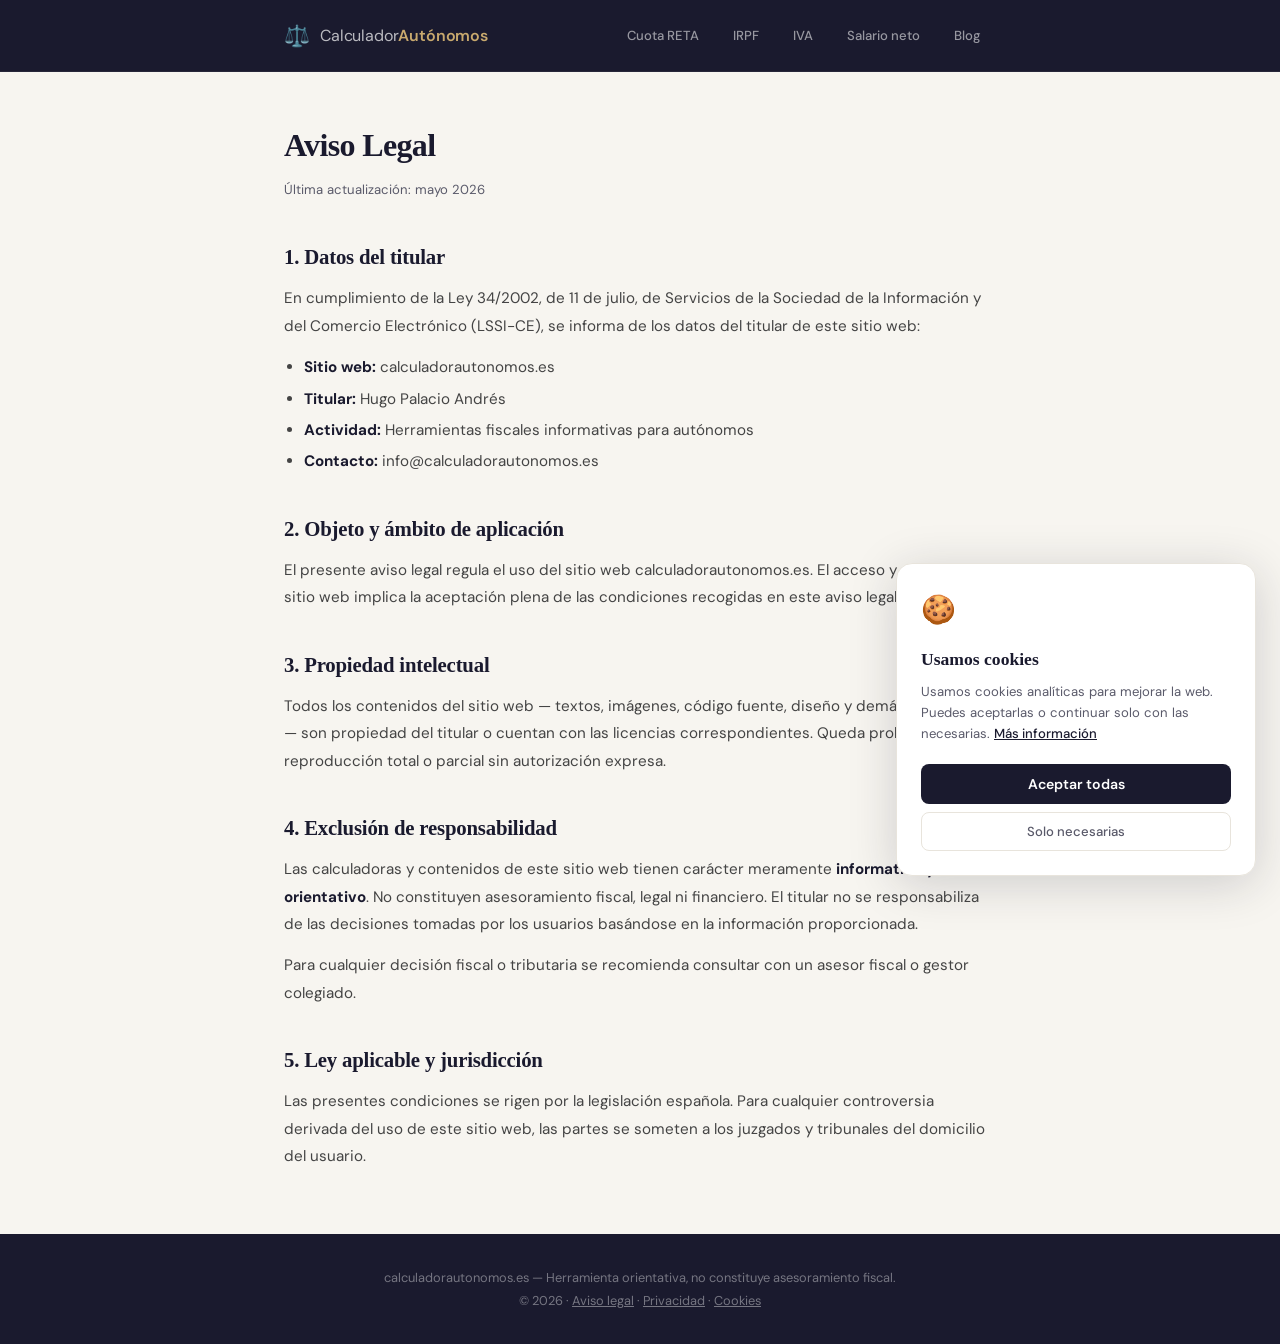
<file: legal.html>
<!DOCTYPE html>
<html lang="es">
<head>
  <script async src="https://www.googletagmanager.com/gtag/js?id=G-BSPBR1PL7K"></script>
  <script>window.dataLayer=window.dataLayer||[];function gtag(){dataLayer.push(arguments);}gtag('js',new Date());gtag('config','G-BSPBR1PL7K');</script>
  <meta charset="UTF-8" />
  <meta name="viewport" content="width=device-width, initial-scale=1.0" />
  <meta name="author" content="StickSensei" />
  <meta name="description" content="Aviso legal de calculadorautonomos.es — Información sobre el titular del sitio web y condiciones de uso." />
  <title>Aviso Legal | CalculadorAutónomos</title>
  <link rel="preconnect" href="https://fonts.googleapis.com">
  <link rel="preconnect" href="https://fonts.gstatic.com" crossorigin>
  <link rel="preload" as="style" href="https://fonts.googleapis.com/css2?family=DM+Serif+Display&family=DM+Sans:wght@400;500;600&display=swap">
  <link rel="stylesheet" href="https://fonts.googleapis.com/css2?family=DM+Serif+Display&family=DM+Sans:wght@400;500;600&display=swap" media="print" onload="this.media='all'">
  <noscript><link rel="stylesheet" href="https://fonts.googleapis.com/css2?family=DM+Serif+Display&family=DM+Sans:wght@400;500;600&display=swap"></noscript>
  <link rel="stylesheet" href="css/style.css" />
  <link rel="stylesheet" href="css/legal.css" />
  <link rel="icon" type="image/x-icon" href="/favicon_io/favicon.ico" />
  <link rel="icon" type="image/png" sizes="32x32" href="/favicon_io/favicon-32x32.png" />
  <link rel="icon" type="image/png" sizes="16x16" href="/favicon_io/favicon-16x16.png" />
  <link rel="apple-touch-icon" sizes="180x180" href="/favicon_io/apple-touch-icon.png" />
</head>
<body>

<header class="site-header">
  <div class="container">
   <a href="index.html" class="logo" aria-label="Inicio — CalculadorAutónomos">
      <span class="logo-icon">⚖️</span>
      <span class="logo-text">Calculador<strong>Autónomos</strong></span>
     </a>
    <nav class="main-nav">
      <a href="index.html" class="nav-link">Cuota RETA</a>
      <a href="irpf.html" class="nav-link">IRPF</a>
      <a href="iva.html" class="nav-link">IVA</a>
      <a href="neto.html" class="nav-link">Salario neto</a>
      <a href="blog.html" class="nav-link">Blog</a>
    </nav>
  </div>
</header>

<main class="legal-body">

  <h1>Aviso Legal</h1>
  <span class="legal-date">Última actualización: mayo 2026</span>

  <h2>1. Datos del titular</h2>
  <p>En cumplimiento de la Ley 34/2002, de 11 de julio, de Servicios de la Sociedad de la Información y del Comercio Electrónico (LSSI-CE), se informa de los datos del titular de este sitio web:</p>
  <ul>
    <li><strong>Sitio web:</strong> calculadorautonomos.es</li>
    <li><strong>Titular:</strong> Hugo Palacio Andrés</li>
    <li><strong>Actividad:</strong> Herramientas fiscales informativas para autónomos</li>
    <li><strong>Contacto:</strong> info@calculadorautonomos.es</li>
  </ul>

  <h2>2. Objeto y ámbito de aplicación</h2>
  <p>El presente aviso legal regula el uso del sitio web calculadorautonomos.es. El acceso y uso de este sitio web implica la aceptación plena de las condiciones recogidas en este aviso legal.</p>

  <h2>3. Propiedad intelectual</h2>
  <p>Todos los contenidos del sitio web — textos, imágenes, código fuente, diseño y demás elementos — son propiedad del titular o cuentan con las licencias correspondientes. Queda prohibida su reproducción total o parcial sin autorización expresa.</p>

  <h2>4. Exclusión de responsabilidad</h2>
  <p>Las calculadoras y contenidos de este sitio web tienen carácter meramente <strong>informativo y orientativo</strong>. No constituyen asesoramiento fiscal, legal ni financiero. El titular no se responsabiliza de las decisiones tomadas por los usuarios basándose en la información proporcionada.</p>
  <p>Para cualquier decisión fiscal o tributaria se recomienda consultar con un asesor fiscal o gestor colegiado.</p>

  <h2>5. Ley aplicable y jurisdicción</h2>
  <p>Las presentes condiciones se rigen por la legislación española. Para cualquier controversia derivada del uso de este sitio web, las partes se someten a los juzgados y tribunales del domicilio del usuario.</p>

</main>

<footer class="site-footer">
  <div class="container">
    <p>calculadorautonomos.es — Herramienta orientativa, no constituye asesoramiento fiscal.</p>
    <p>© 2026 · <a href="legal.html" style="color:rgba(255,255,255,0.4)">Aviso legal</a> · <a href="privacidad.html" style="color:rgba(255,255,255,0.4)">Privacidad</a> · <a href="cookies.html" style="color:rgba(255,255,255,0.4)" aria-label="Política de cookies">Cookies</a></p>
  </div>
</footer>

<div class="cookie-banner" id="cookie-banner">
  <span class="cookie-banner-icon">🍪</span>
  <div class="cookie-banner-title">Usamos cookies</div>
  <p class="cookie-banner-text">
    Usamos cookies analíticas para mejorar la web. Puedes aceptarlas o continuar solo con las necesarias.
    <a href="/cookies.html" aria-label="Política de cookies — más información">Más información</a>
  </p>
  <div class="cookie-banner-buttons">
    <button class="cookie-btn-accept" onclick="acceptCookies()">Aceptar todas</button>
    <button class="cookie-btn-reject" onclick="rejectCookies()">Solo necesarias</button>
  </div>
</div>
<script src="/js/cookies.js"></script>

</body>
</html>
</file>
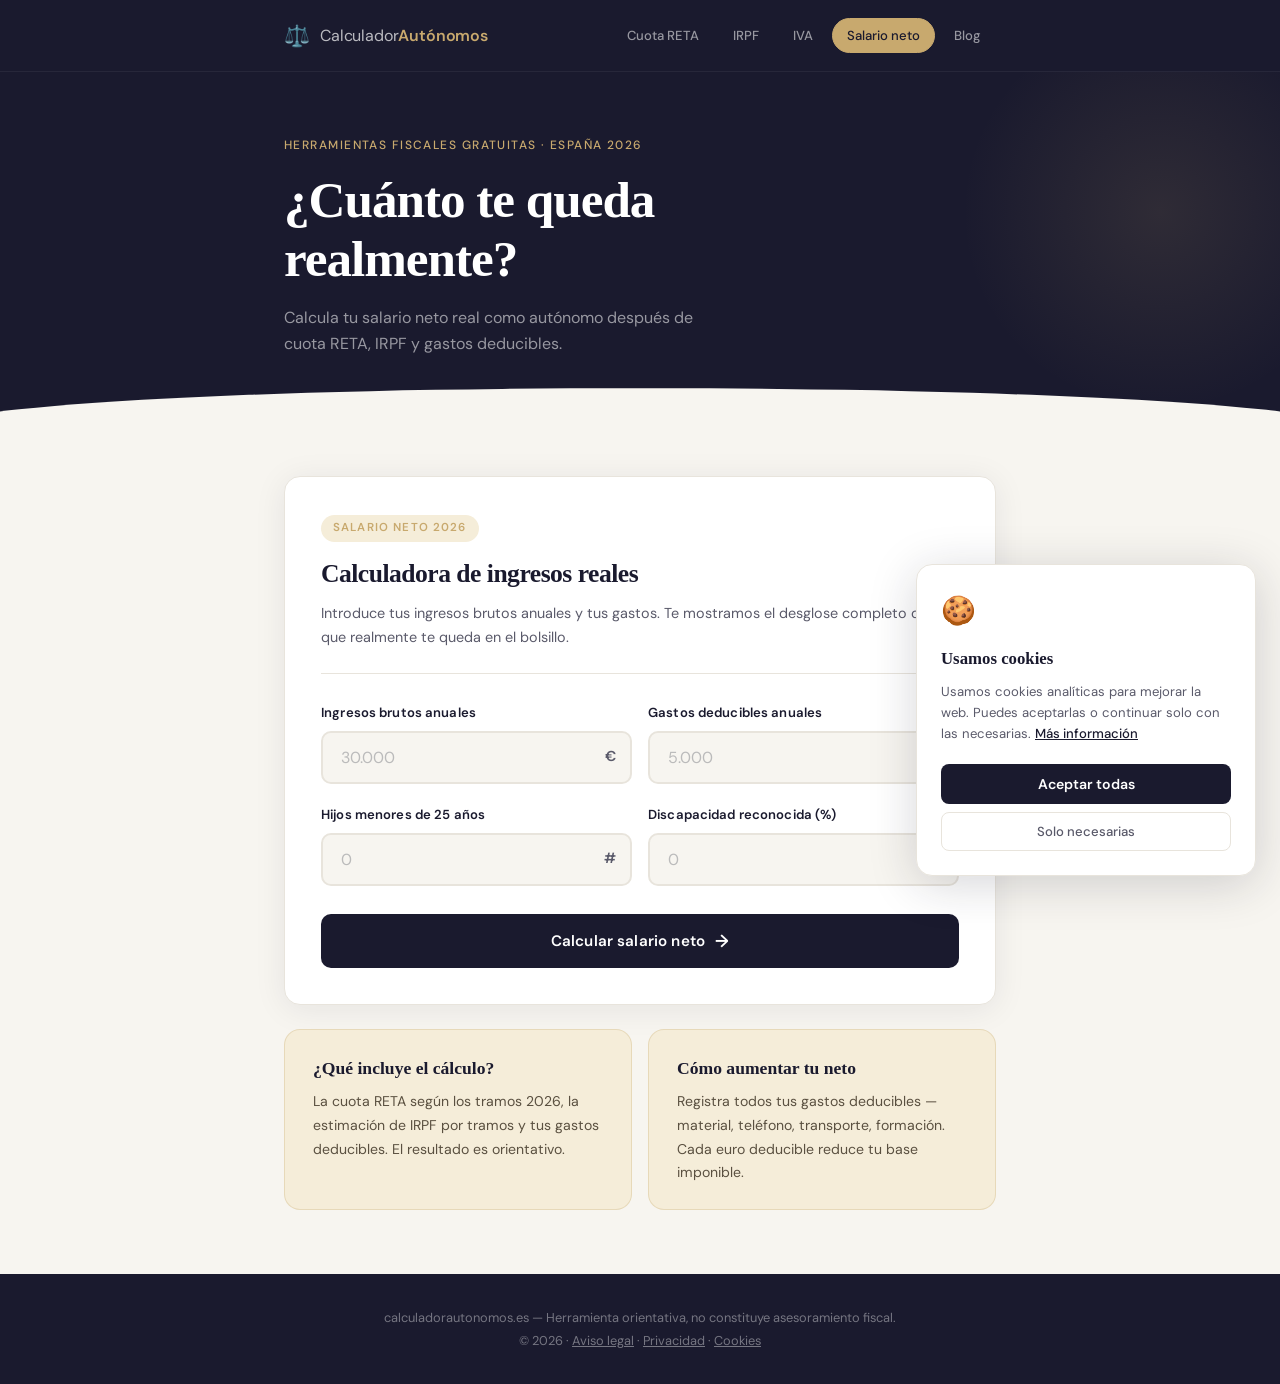
<file: neto.html>
<!DOCTYPE html>
<html lang="es">
<head>
  <!-- Google tag (gtag.js) -->
  <script async src="https://www.googletagmanager.com/gtag/js?id=G-BSPBR1PL7K"></script>
  <script>
    window.dataLayer = window.dataLayer || [];
    function gtag(){dataLayer.push(arguments);}
    gtag('js', new Date());
    gtag('config', 'G-BSPBR1PL7K');
  </script>

  <meta charset="UTF-8" />
  <meta name="author" content="StickSensei" />
  <meta name="viewport" content="width=device-width, initial-scale=1.0" />
  <meta name="description" content="Calculadora de salario neto 2026 para autónomos en España. Descubre cuánto te queda realmente después de impuestos y cotizaciones." />
  <title>Calculadora Salario Neto 2026 | CalculadorAutónomos</title>
  <link rel="preconnect" href="https://fonts.googleapis.com">
  <link rel="preconnect" href="https://fonts.gstatic.com" crossorigin>
  <link rel="preload" as="style" href="https://fonts.googleapis.com/css2?family=DM+Serif+Display&family=DM+Sans:wght@400;500;600&display=swap">
  <link rel="stylesheet" href="https://fonts.googleapis.com/css2?family=DM+Serif+Display&family=DM+Sans:wght@400;500;600&display=swap" media="print" onload="this.media='all'">
  <noscript><link rel="stylesheet" href="https://fonts.googleapis.com/css2?family=DM+Serif+Display&family=DM+Sans:wght@400;500;600&display=swap"></noscript>
  <link rel="stylesheet" href="css/style.css" />
  <link rel="stylesheet" href="css/neto.css" />
  <link rel="icon" type="image/x-icon" href="/favicon_io/favicon.ico" />
  <link rel="icon" type="image/png" sizes="32x32" href="/favicon_io/favicon-32x32.png" />
  <link rel="icon" type="image/png" sizes="16x16" href="/favicon_io/favicon-16x16.png" />
  <link rel="apple-touch-icon" sizes="180x180" href="/favicon_io/apple-touch-icon.png" />
</head>
<body>

  <header class="site-header">
    <div class="container">
      <a href="index.html" class="logo" aria-label="Inicio — CalculadorAutónomos">
      <span class="logo-icon">⚖️</span>
      <span class="logo-text">Calculador<strong>Autónomos</strong></span>
     </a>
      <nav class="main-nav">
        <a href="index.html" class="nav-link">Cuota RETA</a>
        <a href="irpf.html" class="nav-link">IRPF</a>
        <a href="iva.html" class="nav-link">IVA</a>
        <a href="neto.html" class="nav-link active">Salario neto</a>
        <a href="blog.html" class="nav-link">Blog</a>
      </nav>
    </div>
  </header>

  <section class="hero">
    <div class="container">
      <p class="hero-tag">Herramientas fiscales gratuitas · España 2026</p>
      <h1 class="hero-title">¿Cuánto te queda<br>realmente?</h1>
      <p class="hero-sub">Calcula tu salario neto real como autónomo después de cuota RETA, IRPF y gastos deducibles.</p>
    </div>
  </section>

  <main class="container">

    <div class="card">
      <div class="card-header">
        <div class="card-badge">Salario neto 2026</div>
        <h2 class="card-title">Calculadora de ingresos reales</h2>
        <p class="card-desc">Introduce tus ingresos brutos anuales y tus gastos. Te mostramos el desglose completo de lo que realmente te queda en el bolsillo.</p>
      </div>

      <div class="form-row">
        <div class="form-group">
          <label for="ingresos-brutos">Ingresos brutos anuales</label>
          <div class="input-wrap">
            <input type="number" id="ingresos-brutos" placeholder="30.000" min="0" />
            <span class="input-unit">€</span>
          </div>
        </div>
        <div class="form-group">
          <label for="gastos-deducibles">Gastos deducibles anuales</label>
          <div class="input-wrap">
            <input type="number" id="gastos-deducibles" placeholder="5.000" min="0" />
            <span class="input-unit">€</span>
          </div>
        </div>
      </div>

      <div class="form-row">
        <div class="form-group">
          <label for="hijos">Hijos menores de 25 años</label>
          <div class="input-wrap">
            <input type="number" id="hijos" placeholder="0" min="0" max="10" />
            <span class="input-unit">#</span>
          </div>
        </div>
        <div class="form-group">
          <label for="discapacidad">Discapacidad reconocida (%)</label>
          <div class="input-wrap">
            <input type="number" id="discapacidad" placeholder="0" min="0" max="100" />
            <span class="input-unit">%</span>
          </div>
        </div>
      </div>

      <button class="btn-calcular" onclick="calcularNeto()">
        Calcular salario neto
        <span class="btn-arrow">→</span>
      </button>

      <div class="resultado" id="resultado-neto">
        <div class="resultado-grid">
          <div class="resultado-item">
            <span class="resultado-label">Ingresos brutos</span>
            <span class="resultado-value" id="r-brutos"></span>
          </div>
          <div class="resultado-item">
            <span class="resultado-label">Gastos deducibles</span>
            <span class="resultado-value" id="r-gastos"></span>
          </div>
          <div class="resultado-item">
            <span class="resultado-label">Rendimiento neto</span>
            <span class="resultado-value" id="r-neto"></span>
          </div>
          <div class="resultado-item">
            <span class="resultado-label">Cuota RETA anual</span>
            <span class="resultado-value" id="r-reta"></span>
          </div>
          <div class="resultado-item">
            <span class="resultado-label">IRPF estimado anual</span>
            <span class="resultado-value" id="r-irpf"></span>
          </div>
          <div class="resultado-item">
            <span class="resultado-label">Total cargas fiscales</span>
            <span class="resultado-value" id="r-cargas"></span>
          </div>
        </div>

        <div class="resultado-total">
          <span>Salario neto anual</span>
          <span id="r-neto-anual"></span>
        </div>

        <div class="neto-mensual">
          <span>Equivale a</span>
          <span id="r-neto-mensual"></span>
          <span>al mes</span>
        </div>

        <div class="neto-barra">
          <div class="barra-label">
            <span>Distribución de ingresos</span>
          </div>
          <div class="barra-wrap">
            <div class="barra-seg barra-neto" id="barra-neto-w" title="Neto"></div>
            <div class="barra-seg barra-reta" id="barra-reta-w" title="RETA"></div>
            <div class="barra-seg barra-irpf" id="barra-irpf-w" title="IRPF"></div>
            <div class="barra-seg barra-gastos" id="barra-gastos-w" title="Gastos"></div>
          </div>
          <div class="barra-legend">
            <span><span class="dot dot-neto"></span>Neto</span>
            <span><span class="dot dot-reta"></span>RETA</span>
            <span><span class="dot dot-irpf"></span>IRPF</span>
            <span><span class="dot dot-gastos"></span>Gastos</span>
          </div>
        </div>

        <p class="resultado-tramo" id="r-aviso-neto"></p>
      </div>
    </div>

    <div class="info-grid">
      <div class="info-card">
        <h3>¿Qué incluye el cálculo?</h3>
        <p>La cuota RETA según los tramos 2026, la estimación de IRPF por tramos y tus gastos deducibles. El resultado es orientativo.</p>
      </div>
      <div class="info-card">
        <h3>Cómo aumentar tu neto</h3>
        <p>Registra todos tus gastos deducibles — material, teléfono, transporte, formación. Cada euro deducible reduce tu base imponible.</p>
      </div>
    </div>

  </main>

  <footer class="site-footer">
  <div class="container">
    <p>calculadorautonomos.es — Herramienta orientativa, no constituye asesoramiento fiscal.</p>
    <p>© 2026 · <a href="legal.html" style="color:rgba(255,255,255,0.4)">Aviso legal</a> · <a href="privacidad.html" style="color:rgba(255,255,255,0.4)">Privacidad</a> · <a href="cookies.html" style="color:rgba(255,255,255,0.4)" aria-label="Política de cookies">Cookies</a></p>
  </div>
</footer>

  <script src="js/neto.js"></script>

  <!-- Banner de cookies -->
<div class="cookie-banner" id="cookie-banner">
  <span class="cookie-banner-icon">🍪</span>
  <div class="cookie-banner-title">Usamos cookies</div>
  <p class="cookie-banner-text">
    Usamos cookies analíticas para mejorar la web. Puedes aceptarlas o continuar solo con las necesarias.
    <a href="/cookies.html" aria-label="Política de cookies — más información">Más información</a>
  </p>
  <div class="cookie-banner-buttons">
    <button class="cookie-btn-accept" onclick="acceptCookies()">Aceptar todas</button>
    <button class="cookie-btn-reject" onclick="rejectCookies()">Solo necesarias</button>
  </div>
</div>
<script src="/js/cookies.js"></script>
</body>
</html>
</file>
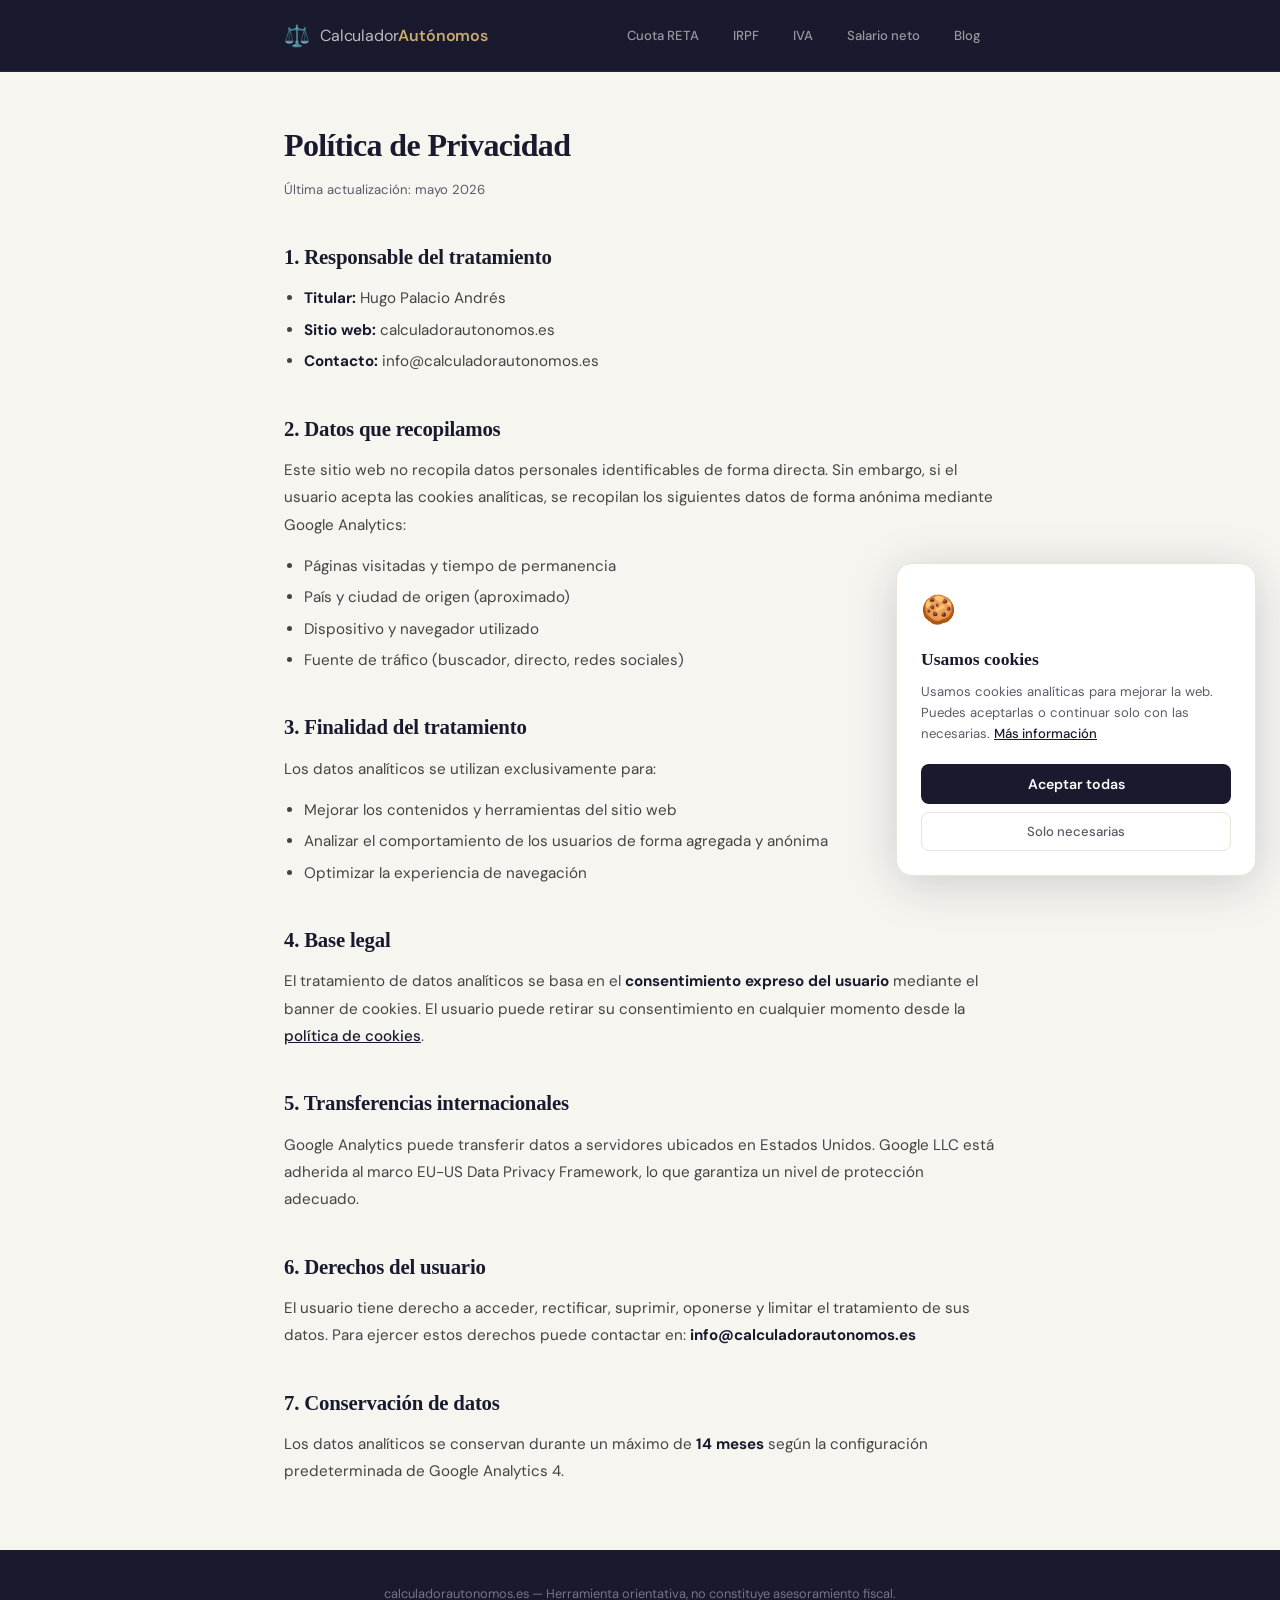
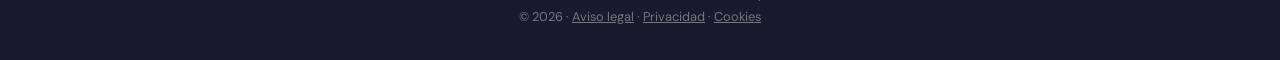
<file: privacidad.html>
<!DOCTYPE html>
<html lang="es">
<head>
  <script async src="https://www.googletagmanager.com/gtag/js?id=G-BSPBR1PL7K"></script>
  <script>window.dataLayer=window.dataLayer||[];function gtag(){dataLayer.push(arguments);}gtag('js',new Date());gtag('config','G-BSPBR1PL7K');</script>
  <meta charset="UTF-8" />
  <meta name="viewport" content="width=device-width, initial-scale=1.0" />
  <meta name="author" content="StickSensei" />
  <meta name="description" content="Política de privacidad de calculadorautonomos.es — Cómo tratamos tus datos personales conforme al RGPD." />
  <title>Política de Privacidad | CalculadorAutónomos</title>
  <link rel="preconnect" href="https://fonts.googleapis.com">
  <link rel="preconnect" href="https://fonts.gstatic.com" crossorigin>
  <link rel="preload" as="style" href="https://fonts.googleapis.com/css2?family=DM+Serif+Display&family=DM+Sans:wght@400;500;600&display=swap">
  <link rel="stylesheet" href="https://fonts.googleapis.com/css2?family=DM+Serif+Display&family=DM+Sans:wght@400;500;600&display=swap" media="print" onload="this.media='all'">
  <noscript><link rel="stylesheet" href="https://fonts.googleapis.com/css2?family=DM+Serif+Display&family=DM+Sans:wght@400;500;600&display=swap"></noscript>
  <link rel="stylesheet" href="css/style.css" />
  <link rel="stylesheet" href="css/legal.css" />
  <link rel="icon" type="image/x-icon" href="/favicon.ico" />
  <link rel="icon" type="image/png" sizes="32x32" href="/favicon-32x32.png" />
  <link rel="icon" type="image/png" sizes="16x16" href="/favicon-16x16.png" />
  <link rel="apple-touch-icon" sizes="180x180" href="/apple-touch-icon.png" />
</head>
<body>

<header class="site-header">
  <div class="container">
    <a href="index.html" class="logo" aria-label="Inicio — CalculadorAutónomos">
      <span class="logo-icon">⚖️</span>
      <span class="logo-text">Calculador<strong>Autónomos</strong></span>
     </a>
    <nav class="main-nav">
      <a href="index.html" class="nav-link">Cuota RETA</a>
      <a href="irpf.html" class="nav-link">IRPF</a>
      <a href="iva.html" class="nav-link">IVA</a>
      <a href="neto.html" class="nav-link">Salario neto</a>
      <a href="blog.html" class="nav-link">Blog</a>
    </nav>
  </div>
</header>

<main class="legal-body">

  <h1>Política de Privacidad</h1>
  <span class="legal-date">Última actualización: mayo 2026</span>

  <h2>1. Responsable del tratamiento</h2>
  <ul>
    <li><strong>Titular:</strong> Hugo Palacio Andrés</li>
    <li><strong>Sitio web:</strong> calculadorautonomos.es</li>
    <li><strong>Contacto:</strong> info@calculadorautonomos.es</li>
  </ul>

  <h2>2. Datos que recopilamos</h2>
  <p>Este sitio web no recopila datos personales identificables de forma directa. Sin embargo, si el usuario acepta las cookies analíticas, se recopilan los siguientes datos de forma anónima mediante Google Analytics:</p>
  <ul>
    <li>Páginas visitadas y tiempo de permanencia</li>
    <li>País y ciudad de origen (aproximado)</li>
    <li>Dispositivo y navegador utilizado</li>
    <li>Fuente de tráfico (buscador, directo, redes sociales)</li>
  </ul>

  <h2>3. Finalidad del tratamiento</h2>
  <p>Los datos analíticos se utilizan exclusivamente para:</p>
  <ul>
    <li>Mejorar los contenidos y herramientas del sitio web</li>
    <li>Analizar el comportamiento de los usuarios de forma agregada y anónima</li>
    <li>Optimizar la experiencia de navegación</li>
  </ul>

  <h2>4. Base legal</h2>
  <p>El tratamiento de datos analíticos se basa en el <strong>consentimiento expreso del usuario</strong> mediante el banner de cookies. El usuario puede retirar su consentimiento en cualquier momento desde la <a href="cookies.html">política de cookies</a>.</p>

  <h2>5. Transferencias internacionales</h2>
  <p>Google Analytics puede transferir datos a servidores ubicados en Estados Unidos. Google LLC está adherida al marco EU-US Data Privacy Framework, lo que garantiza un nivel de protección adecuado.</p>

  <h2>6. Derechos del usuario</h2>
  <p>El usuario tiene derecho a acceder, rectificar, suprimir, oponerse y limitar el tratamiento de sus datos. Para ejercer estos derechos puede contactar en: <strong>info@calculadorautonomos.es</strong></p>

  <h2>7. Conservación de datos</h2>
  <p>Los datos analíticos se conservan durante un máximo de <strong>14 meses</strong> según la configuración predeterminada de Google Analytics 4.</p>

</main>

<footer class="site-footer">
  <div class="container">
    <p>calculadorautonomos.es — Herramienta orientativa, no constituye asesoramiento fiscal.</p>
    <p>© 2026 · <a href="legal.html" style="color:rgba(255,255,255,0.4)">Aviso legal</a> · <a href="privacidad.html" style="color:rgba(255,255,255,0.4)">Privacidad</a> · <a href="cookies.html" style="color:rgba(255,255,255,0.4)" aria-label="Política de cookies">Cookies</a></p>
  </div>
</footer>

<div class="cookie-banner" id="cookie-banner">
  <span class="cookie-banner-icon">🍪</span>
  <div class="cookie-banner-title">Usamos cookies</div>
  <p class="cookie-banner-text">
    Usamos cookies analíticas para mejorar la web. Puedes aceptarlas o continuar solo con las necesarias.
    <a href="/cookies.html" aria-label="Política de cookies — más información">Más información</a>
  </p>
  <div class="cookie-banner-buttons">
    <button class="cookie-btn-accept" onclick="acceptCookies()">Aceptar todas</button>
    <button class="cookie-btn-reject" onclick="rejectCookies()">Solo necesarias</button>
  </div>
</div>
<script src="/js/cookies.js"></script>


</body>
</html>
</file>
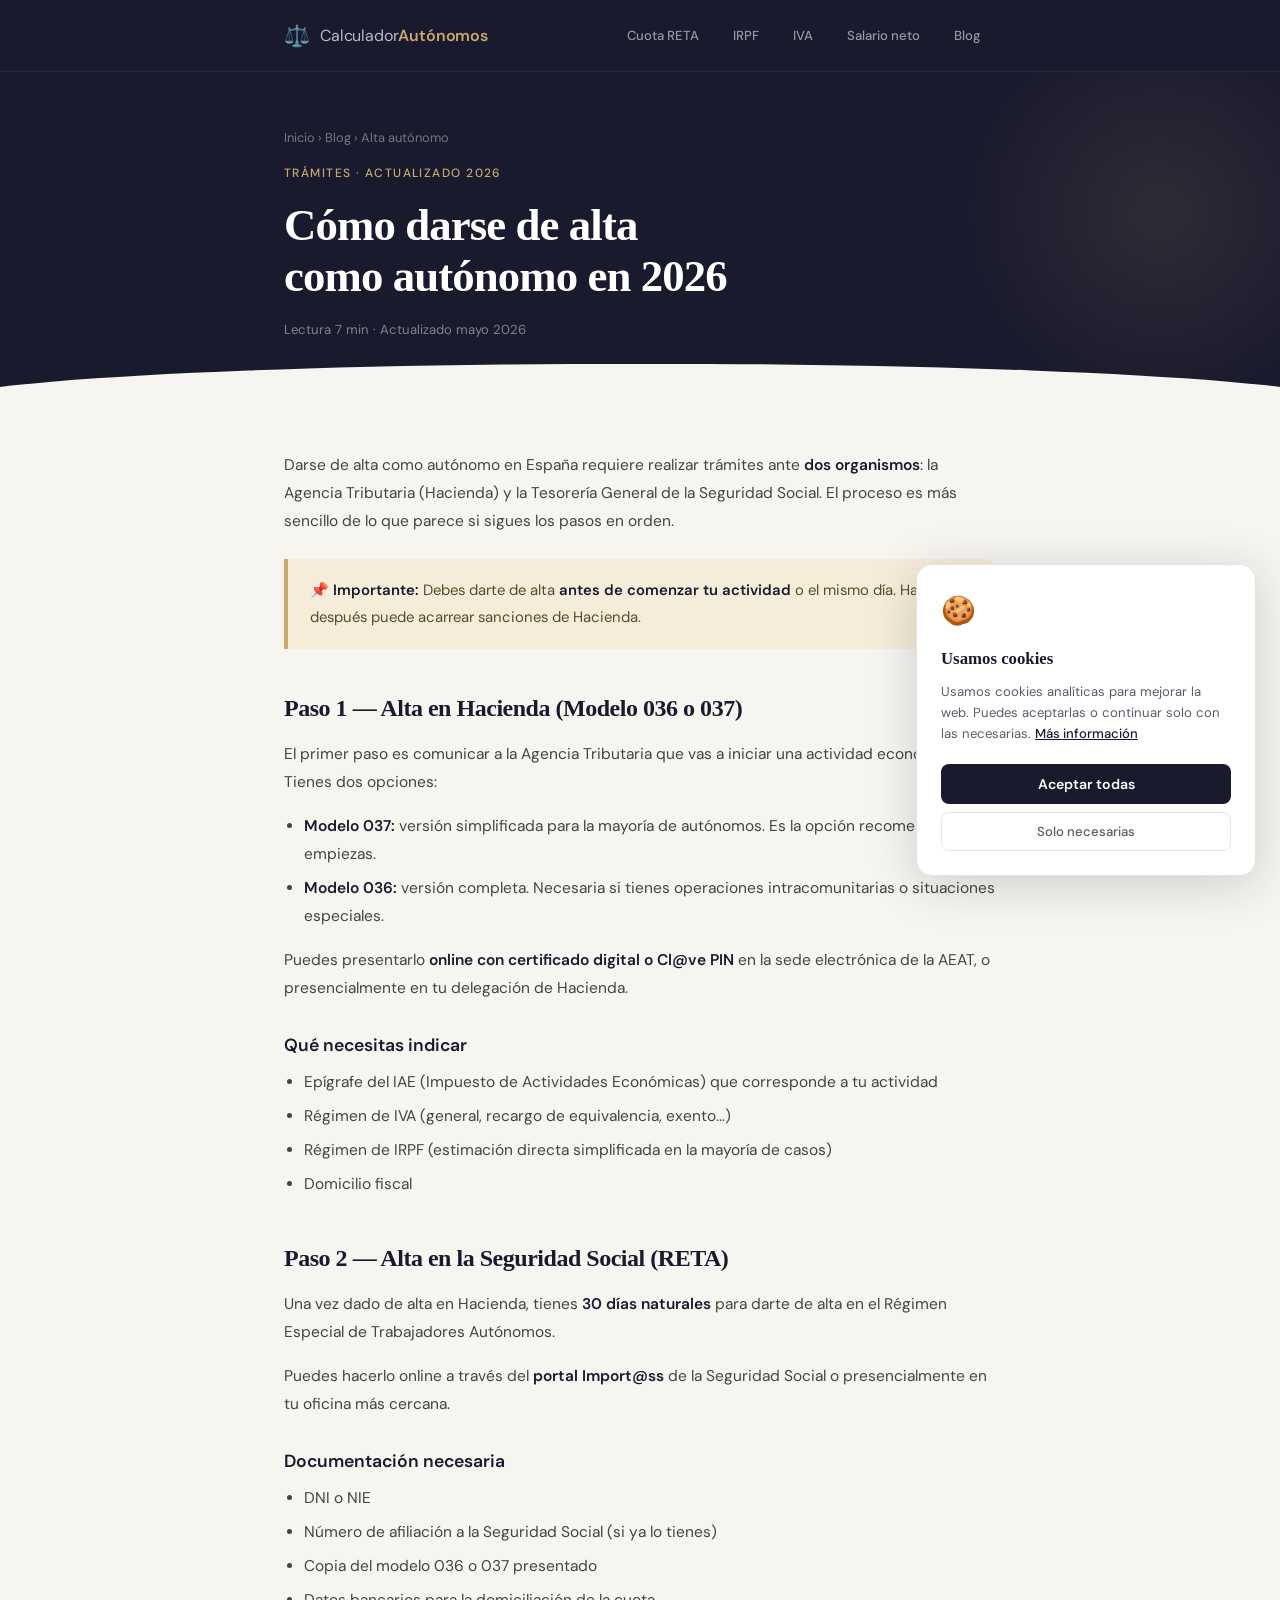
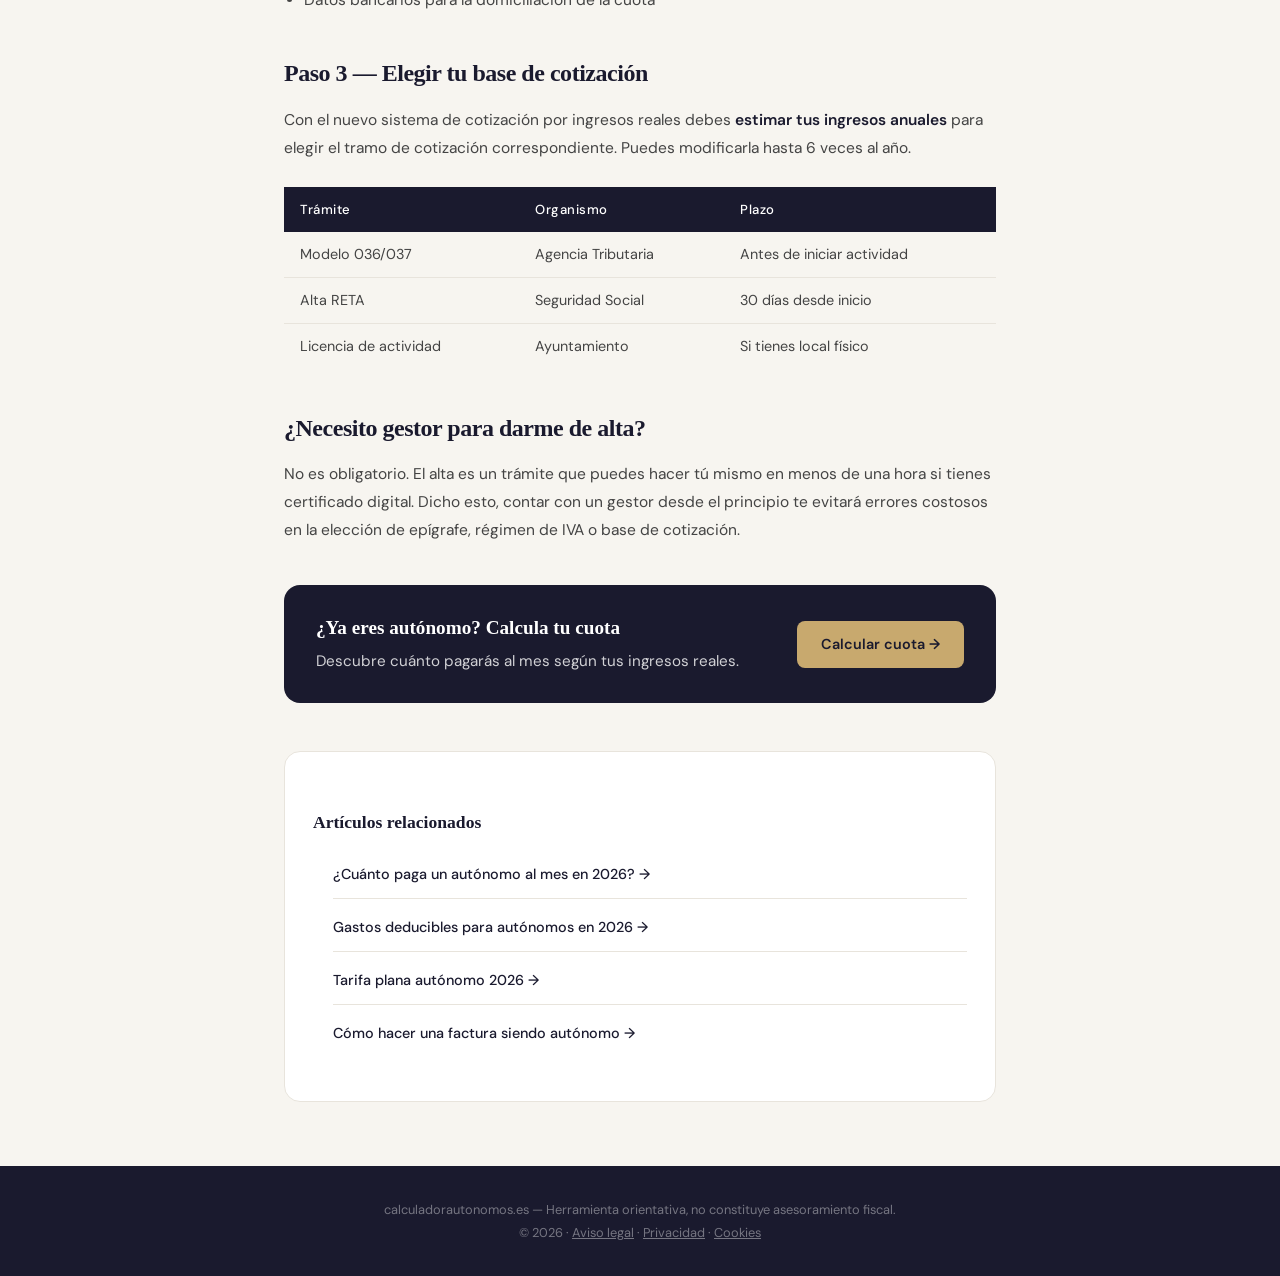
<file: blog/alta-autonomo.html>
<!DOCTYPE html>
<html lang="es">
<head>
  <script async src="https://www.googletagmanager.com/gtag/js?id=G-BSPBR1PL7K"></script>
  <script>window.dataLayer=window.dataLayer||[];function gtag(){dataLayer.push(arguments);}gtag('js',new Date());gtag('config','G-BSPBR1PL7K');</script>
  <meta charset="UTF-8" />
  <meta name="viewport" content="width=device-width, initial-scale=1.0" />
  <meta name="author" content="StickSensei" />
  <meta name="description" content="Guía completa para darse de alta como autónomo en 2026. Todos los pasos, documentos necesarios y trámites con Hacienda y Seguridad Social." />
  <title>Cómo darse de alta como autónomo en 2026 | CalculadorAutónomos</title>
 <link rel="preconnect" href="https://fonts.googleapis.com">
  <link rel="preconnect" href="https://fonts.gstatic.com" crossorigin>
  <link rel="preload" as="style" href="https://fonts.googleapis.com/css2?family=DM+Serif+Display&family=DM+Sans:wght@400;500;600&display=swap">
  <link rel="stylesheet" href="https://fonts.googleapis.com/css2?family=DM+Serif+Display&family=DM+Sans:wght@400;500;600&display=swap" media="print" onload="this.media='all'">
  <noscript><link rel="stylesheet" href="https://fonts.googleapis.com/css2?family=DM+Serif+Display&family=DM+Sans:wght@400;500;600&display=swap"></noscript>
  <link rel="stylesheet" href="../css/style.css" />
  <link rel="stylesheet" href="../css/blog.css" />
  <link rel="icon" type="image/x-icon" href="../favicon_io/favicon.ico" />
  <link rel="icon" type="image/png" sizes="32x32" href="../favicon_io/favicon-32x32.png" />
  <link rel="icon" type="image/png" sizes="16x16" href="../favicon_io/favicon-16x16.png" />
  <link rel="apple-touch-icon" sizes="180x180" href="../favicon_io/apple-touch-icon.png" />
</head>
<body>

<header class="site-header">
  <div class="container">
   <a href="../index.html" class="logo" aria-label="Inicio — CalculadorAutónomos">
    <span class="logo-icon">⚖️</span>
    <span class="logo-text">Calculador<strong>Autónomos</strong></span>
  </a>
    <nav class="main-nav">
      <a href="../index.html" class="nav-link">Cuota RETA</a>
      <a href="../irpf.html" class="nav-link">IRPF</a>
      <a href="../iva.html" class="nav-link">IVA</a>
      <a href="../neto.html" class="nav-link">Salario neto</a>
      <a href="../blog.html" class="nav-link">Blog</a>
    </nav>
  </div>
</header>

<section class="article-hero">
  <div class="container">
    <p class="breadcrumb"><a href="../index.html">Inicio</a> › Blog › Alta autónomo</p>
    <p class="article-tag">Trámites · Actualizado 2026</p>
    <h1 class="article-title">Cómo darse de alta<br>como autónomo en 2026</h1>
    <p class="article-meta">Lectura 7 min · Actualizado mayo 2026</p>
  </div>
</section>

<article class="article-body">

  <p>Darse de alta como autónomo en España requiere realizar trámites ante <strong>dos organismos</strong>: la Agencia Tributaria (Hacienda) y la Tesorería General de la Seguridad Social. El proceso es más sencillo de lo que parece si sigues los pasos en orden.</p>

  <div class="highlight-box">
    <p>📌 <strong>Importante:</strong> Debes darte de alta <strong>antes de comenzar tu actividad</strong> o el mismo día. Hacerlo después puede acarrear sanciones de Hacienda.</p>
  </div>

  <h2>Paso 1 — Alta en Hacienda (Modelo 036 o 037)</h2>
  <p>El primer paso es comunicar a la Agencia Tributaria que vas a iniciar una actividad económica. Tienes dos opciones:</p>
  <ul>
    <li><strong>Modelo 037:</strong> versión simplificada para la mayoría de autónomos. Es la opción recomendada si empiezas.</li>
    <li><strong>Modelo 036:</strong> versión completa. Necesaria si tienes operaciones intracomunitarias o situaciones especiales.</li>
  </ul>
  <p>Puedes presentarlo <strong>online con certificado digital o Cl@ve PIN</strong> en la sede electrónica de la AEAT, o presencialmente en tu delegación de Hacienda.</p>

  <h3>Qué necesitas indicar</h3>
  <ul>
    <li>Epígrafe del IAE (Impuesto de Actividades Económicas) que corresponde a tu actividad</li>
    <li>Régimen de IVA (general, recargo de equivalencia, exento...)</li>
    <li>Régimen de IRPF (estimación directa simplificada en la mayoría de casos)</li>
    <li>Domicilio fiscal</li>
  </ul>

  <h2>Paso 2 — Alta en la Seguridad Social (RETA)</h2>
  <p>Una vez dado de alta en Hacienda, tienes <strong>30 días naturales</strong> para darte de alta en el Régimen Especial de Trabajadores Autónomos.</p>
  <p>Puedes hacerlo online a través del <strong>portal Import@ss</strong> de la Seguridad Social o presencialmente en tu oficina más cercana.</p>

  <h3>Documentación necesaria</h3>
  <ul>
    <li>DNI o NIE</li>
    <li>Número de afiliación a la Seguridad Social (si ya lo tienes)</li>
    <li>Copia del modelo 036 o 037 presentado</li>
    <li>Datos bancarios para la domiciliación de la cuota</li>
  </ul>

  <h2>Paso 3 — Elegir tu base de cotización</h2>
  <p>Con el nuevo sistema de cotización por ingresos reales debes <strong>estimar tus ingresos anuales</strong> para elegir el tramo de cotización correspondiente. Puedes modificarla hasta 6 veces al año.</p>

  <table class="data-table">
    <thead>
      <tr><th>Trámite</th><th>Organismo</th><th>Plazo</th></tr>
    </thead>
    <tbody>
      <tr><td>Modelo 036/037</td><td>Agencia Tributaria</td><td>Antes de iniciar actividad</td></tr>
      <tr><td>Alta RETA</td><td>Seguridad Social</td><td>30 días desde inicio</td></tr>
      <tr><td>Licencia de actividad</td><td>Ayuntamiento</td><td>Si tienes local físico</td></tr>
    </tbody>
  </table>

  <h2>¿Necesito gestor para darme de alta?</h2>
  <p>No es obligatorio. El alta es un trámite que puedes hacer tú mismo en menos de una hora si tienes certificado digital. Dicho esto, contar con un gestor desde el principio te evitará errores costosos en la elección de epígrafe, régimen de IVA o base de cotización.</p>

  <div class="cta-box">
    <div>
      <strong>¿Ya eres autónomo? Calcula tu cuota</strong>
      <p>Descubre cuánto pagarás al mes según tus ingresos reales.</p>
    </div>
    <a href="../index.html" class="cta-btn">Calcular cuota →</a>
  </div>

  <div class="related-articles">
    <h3>Artículos relacionados</h3>
    <ul class="related-list">
      <li><a href="cuanto-paga-autonomo.html">¿Cuánto paga un autónomo al mes en 2026? →</a></li>
      <li><a href="gastos-deducibles-autonomo.html">Gastos deducibles para autónomos en 2026 →</a></li>
      <li><a href="tarifa-plana-autonomo.html">Tarifa plana autónomo 2026 →</a></li>
      <li><a href="factura-autonomo.html">Cómo hacer una factura siendo autónomo →</a></li>
    </ul>
  </div>

</article>

<footer class="site-footer">
  <div class="container">
    <p>calculadorautonomos.es — Herramienta orientativa, no constituye asesoramiento fiscal.</p>
    <p>© 2026 · <a href="../legal.html" style="color:rgba(255,255,255,0.4)">Aviso legal</a> · <a href="../privacidad.html" style="color:rgba(255,255,255,0.4)">Privacidad</a> · <a href="../cookies.html" style="color:rgba(255,255,255,0.4)">Cookies</a></p>
  </div>
</footer>

<!-- Banner de cookies -->
<div class="cookie-banner" id="cookie-banner">
  <span class="cookie-banner-icon">🍪</span>
  <div class="cookie-banner-title">Usamos cookies</div>
  <p class="cookie-banner-text">
    Usamos cookies analíticas para mejorar la web. Puedes aceptarlas o continuar solo con las necesarias.
    <a href="../cookies.html" aria-label="Política de cookies — más información">Más información</a>
  </p>
  <div class="cookie-banner-buttons">
    <button class="cookie-btn-accept" onclick="acceptCookies()">Aceptar todas</button>
    <button class="cookie-btn-reject" onclick="rejectCookies()">Solo necesarias</button>
  </div>
</div>
<script src="../js/cookies.js"></script>

</body>
</html>
</file>
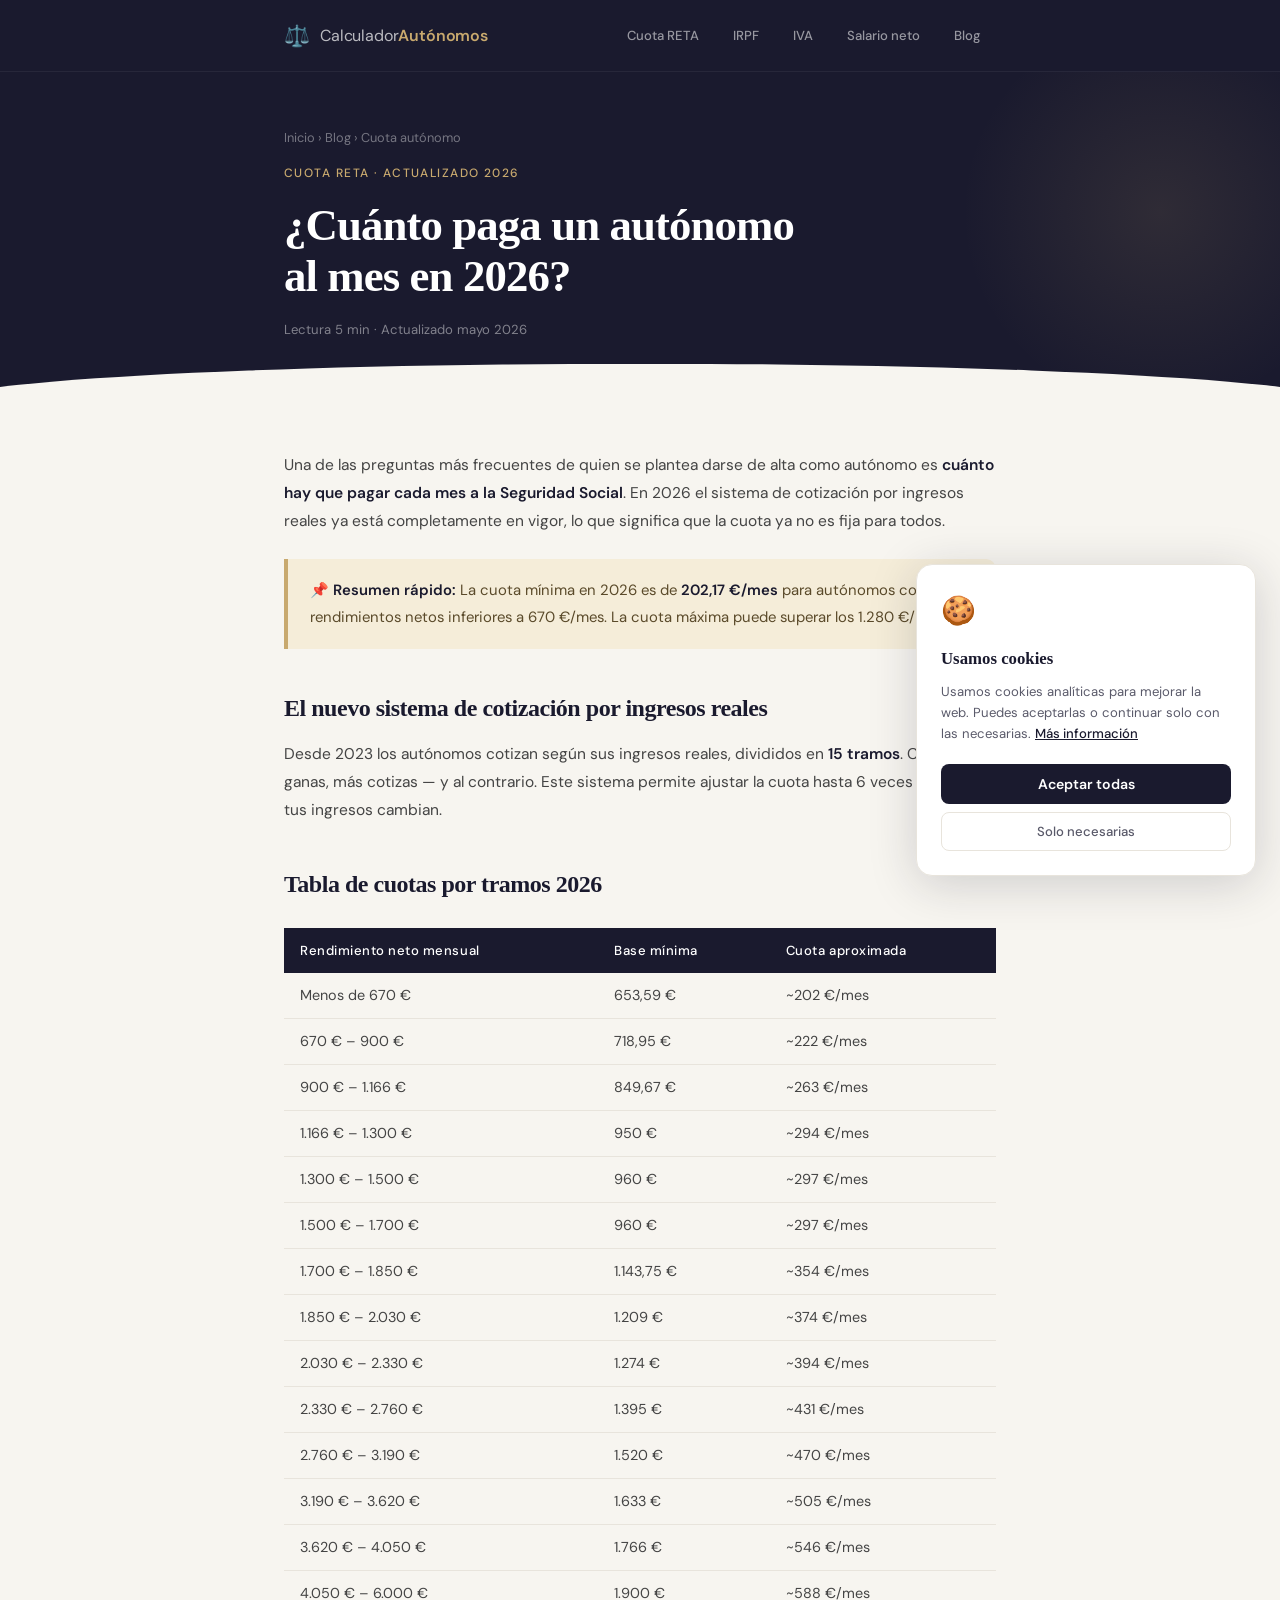
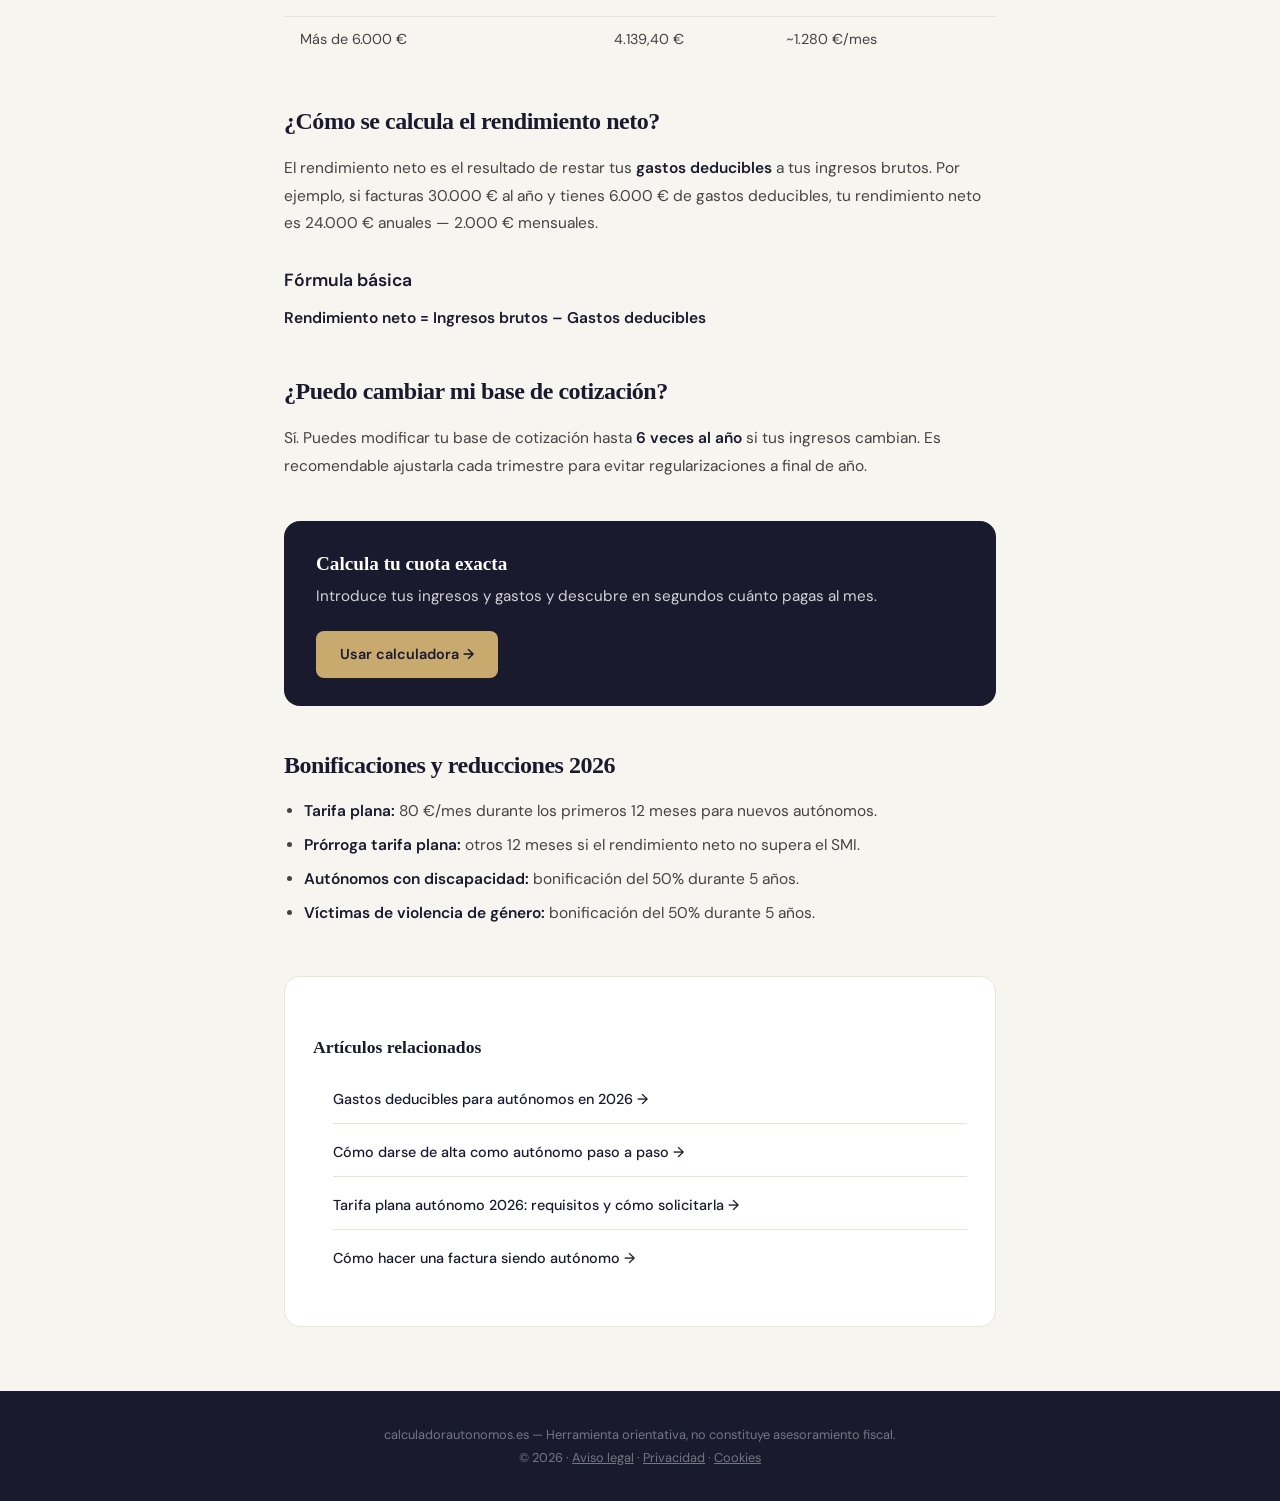
<file: blog/cuanto-paga-autonomo.html>
<!DOCTYPE html>
<html lang="es">
<head>
  <script async src="https://www.googletagmanager.com/gtag/js?id=G-BSPBR1PL7K"></script>
  <script>window.dataLayer=window.dataLayer||[];function gtag(){dataLayer.push(arguments);}gtag('js',new Date());gtag('config','G-BSPBR1PL7K');</script>
  <meta charset="UTF-8" />
  <meta name="viewport" content="width=device-width, initial-scale=1.0" />
  <meta name="author" content="StickSensei" />
  <meta name="description" content="¿Cuánto paga un autónomo al mes en 2026? Descubre la cuota mínima, los tramos por ingresos y todo lo que debes saber sobre las cotizaciones." />
  <title>¿Cuánto paga un autónomo al mes en 2026? | CalculadorAutónomos</title>
  <link rel="preconnect" href="https://fonts.googleapis.com">
  <link rel="preconnect" href="https://fonts.gstatic.com" crossorigin>
  <link rel="preload" as="style" href="https://fonts.googleapis.com/css2?family=DM+Serif+Display&family=DM+Sans:wght@400;500;600&display=swap">
  <link rel="stylesheet" href="https://fonts.googleapis.com/css2?family=DM+Serif+Display&family=DM+Sans:wght@400;500;600&display=swap" media="print" onload="this.media='all'">
  <noscript><link rel="stylesheet" href="https://fonts.googleapis.com/css2?family=DM+Serif+Display&family=DM+Sans:wght@400;500;600&display=swap"></noscript>
  <link rel="stylesheet" href="../css/style.css" />
  <link rel="stylesheet" href="../css/blog.css" />
  <link rel="icon" type="image/x-icon" href="../favicon_io/favicon.ico" />
  <link rel="icon" type="image/png" sizes="32x32" href="../favicon_io/favicon-32x32.png" />
  <link rel="icon" type="image/png" sizes="16x16" href="../favicon_io/favicon-16x16.png" />
  <link rel="apple-touch-icon" sizes="180x180" href="../favicon_io/apple-touch-icon.png" />
</head>
<body>

<header class="site-header">
  <div class="container">
    <a href="../index.html" class="logo" aria-label="Inicio — CalculadorAutónomos">
    <span class="logo-icon">⚖️</span>
    <span class="logo-text">Calculador<strong>Autónomos</strong></span>
  </a>
    <nav class="main-nav">
      <a href="../index.html" class="nav-link">Cuota RETA</a>
      <a href="../irpf.html" class="nav-link">IRPF</a>
      <a href="../iva.html" class="nav-link">IVA</a>
      <a href="../neto.html" class="nav-link">Salario neto</a>
      <a href="../blog.html" class="nav-link">Blog</a>
    </nav>
  </div>
</header>

<section class="article-hero">
  <div class="container">
    <p class="breadcrumb"><a href="../index.html">Inicio</a> › Blog › Cuota autónomo</p>
    <p class="article-tag">Cuota RETA · Actualizado 2026</p>
    <h1 class="article-title">¿Cuánto paga un autónomo<br>al mes en 2026?</h1>
    <p class="article-meta">Lectura 5 min · Actualizado mayo 2026</p>
  </div>
</section>

<article class="article-body">

  <p>Una de las preguntas más frecuentes de quien se plantea darse de alta como autónomo es <strong>cuánto hay que pagar cada mes a la Seguridad Social</strong>. En 2026 el sistema de cotización por ingresos reales ya está completamente en vigor, lo que significa que la cuota ya no es fija para todos.</p>

  <div class="highlight-box">
    <p>📌 <strong>Resumen rápido:</strong> La cuota mínima en 2026 es de <strong>202,17 €/mes</strong> para autónomos con rendimientos netos inferiores a 670 €/mes. La cuota máxima puede superar los 1.280 €/mes.</p>
  </div>

  <h2>El nuevo sistema de cotización por ingresos reales</h2>
  <p>Desde 2023 los autónomos cotizan según sus ingresos reales, divididos en <strong>15 tramos</strong>. Cuanto más ganas, más cotizas — y al contrario. Este sistema permite ajustar la cuota hasta 6 veces al año si tus ingresos cambian.</p>

  <h2>Tabla de cuotas por tramos 2026</h2>
  <table class="data-table">
    <thead>
      <tr><th>Rendimiento neto mensual</th><th>Base mínima</th><th>Cuota aproximada</th></tr>
    </thead>
    <tbody>
      <tr><td>Menos de 670 €</td><td>653,59 €</td><td>~202 €/mes</td></tr>
      <tr><td>670 € – 900 €</td><td>718,95 €</td><td>~222 €/mes</td></tr>
      <tr><td>900 € – 1.166 €</td><td>849,67 €</td><td>~263 €/mes</td></tr>
      <tr><td>1.166 € – 1.300 €</td><td>950 €</td><td>~294 €/mes</td></tr>
      <tr><td>1.300 € – 1.500 €</td><td>960 €</td><td>~297 €/mes</td></tr>
      <tr><td>1.500 € – 1.700 €</td><td>960 €</td><td>~297 €/mes</td></tr>
      <tr><td>1.700 € – 1.850 €</td><td>1.143,75 €</td><td>~354 €/mes</td></tr>
      <tr><td>1.850 € – 2.030 €</td><td>1.209 €</td><td>~374 €/mes</td></tr>
      <tr><td>2.030 € – 2.330 €</td><td>1.274 €</td><td>~394 €/mes</td></tr>
      <tr><td>2.330 € – 2.760 €</td><td>1.395 €</td><td>~431 €/mes</td></tr>
      <tr><td>2.760 € – 3.190 €</td><td>1.520 €</td><td>~470 €/mes</td></tr>
      <tr><td>3.190 € – 3.620 €</td><td>1.633 €</td><td>~505 €/mes</td></tr>
      <tr><td>3.620 € – 4.050 €</td><td>1.766 €</td><td>~546 €/mes</td></tr>
      <tr><td>4.050 € – 6.000 €</td><td>1.900 €</td><td>~588 €/mes</td></tr>
      <tr><td>Más de 6.000 €</td><td>4.139,40 €</td><td>~1.280 €/mes</td></tr>
    </tbody>
  </table>

  <h2>¿Cómo se calcula el rendimiento neto?</h2>
  <p>El rendimiento neto es el resultado de restar tus <strong>gastos deducibles</strong> a tus ingresos brutos. Por ejemplo, si facturas 30.000 € al año y tienes 6.000 € de gastos deducibles, tu rendimiento neto es 24.000 € anuales — 2.000 € mensuales.</p>

  <h3>Fórmula básica</h3>
  <p><strong>Rendimiento neto = Ingresos brutos – Gastos deducibles</strong></p>

  <h2>¿Puedo cambiar mi base de cotización?</h2>
  <p>Sí. Puedes modificar tu base de cotización hasta <strong>6 veces al año</strong> si tus ingresos cambian. Es recomendable ajustarla cada trimestre para evitar regularizaciones a final de año.</p>

  <div class="cta-box">
    <div>
      <strong>Calcula tu cuota exacta</strong>
      <p>Introduce tus ingresos y gastos y descubre en segundos cuánto pagas al mes.</p>
    </div>
    <a href="../index.html" class="cta-btn">Usar calculadora →</a>
  </div>

  <h2>Bonificaciones y reducciones 2026</h2>
  <ul>
    <li><strong>Tarifa plana:</strong> 80 €/mes durante los primeros 12 meses para nuevos autónomos.</li>
    <li><strong>Prórroga tarifa plana:</strong> otros 12 meses si el rendimiento neto no supera el SMI.</li>
    <li><strong>Autónomos con discapacidad:</strong> bonificación del 50% durante 5 años.</li>
    <li><strong>Víctimas de violencia de género:</strong> bonificación del 50% durante 5 años.</li>
  </ul>

  <div class="related-articles">
    <h3>Artículos relacionados</h3>
    <ul class="related-list">
      <li><a href="gastos-deducibles-autonomo.html">Gastos deducibles para autónomos en 2026 →</a></li>
      <li><a href="alta-autonomo.html">Cómo darse de alta como autónomo paso a paso →</a></li>
      <li><a href="tarifa-plana-autonomo.html">Tarifa plana autónomo 2026: requisitos y cómo solicitarla →</a></li>
      <li><a href="factura-autonomo.html">Cómo hacer una factura siendo autónomo →</a></li>
    </ul>
  </div>

</article>

<footer class="site-footer">
  <div class="container">
    <p>calculadorautonomos.es — Herramienta orientativa, no constituye asesoramiento fiscal.</p>
    <p>© 2026 · <a href="../legal.html" style="color:rgba(255,255,255,0.4)">Aviso legal</a> · <a href="../privacidad.html" style="color:rgba(255,255,255,0.4)">Privacidad</a> · <a href="../cookies.html" style="color:rgba(255,255,255,0.4)">Cookies</a></p>
  </div>
</footer>

<!-- Banner de cookies -->
<div class="cookie-banner" id="cookie-banner">
  <span class="cookie-banner-icon">🍪</span>
  <div class="cookie-banner-title">Usamos cookies</div>
  <p class="cookie-banner-text">
    Usamos cookies analíticas para mejorar la web. Puedes aceptarlas o continuar solo con las necesarias.
    <a href="../cookies.html" aria-label="Política de cookies — más información">Más información</a>
  </p>
  <div class="cookie-banner-buttons">
    <button class="cookie-btn-accept" onclick="acceptCookies()">Aceptar todas</button>
    <button class="cookie-btn-reject" onclick="rejectCookies()">Solo necesarias</button>
  </div>
</div>
<script src="../js/cookies.js"></script>

</body>
</html>
</file>
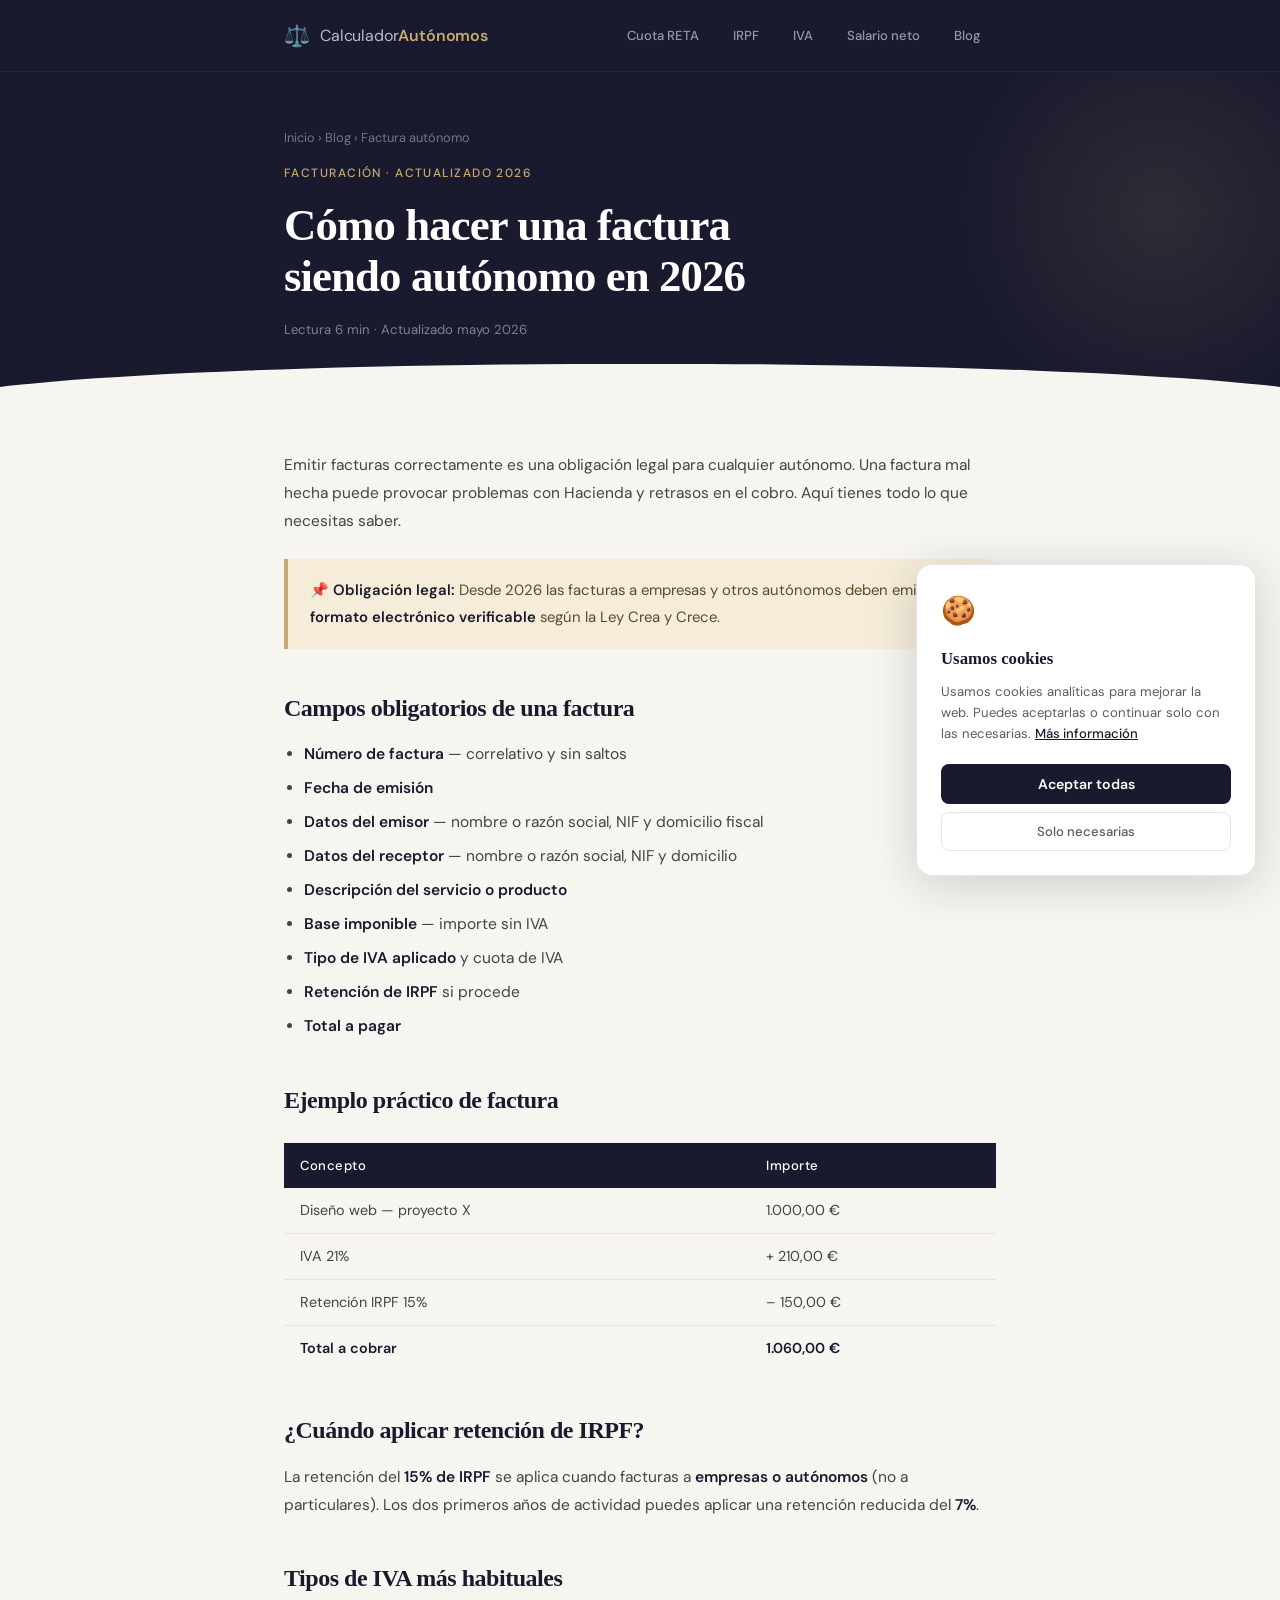
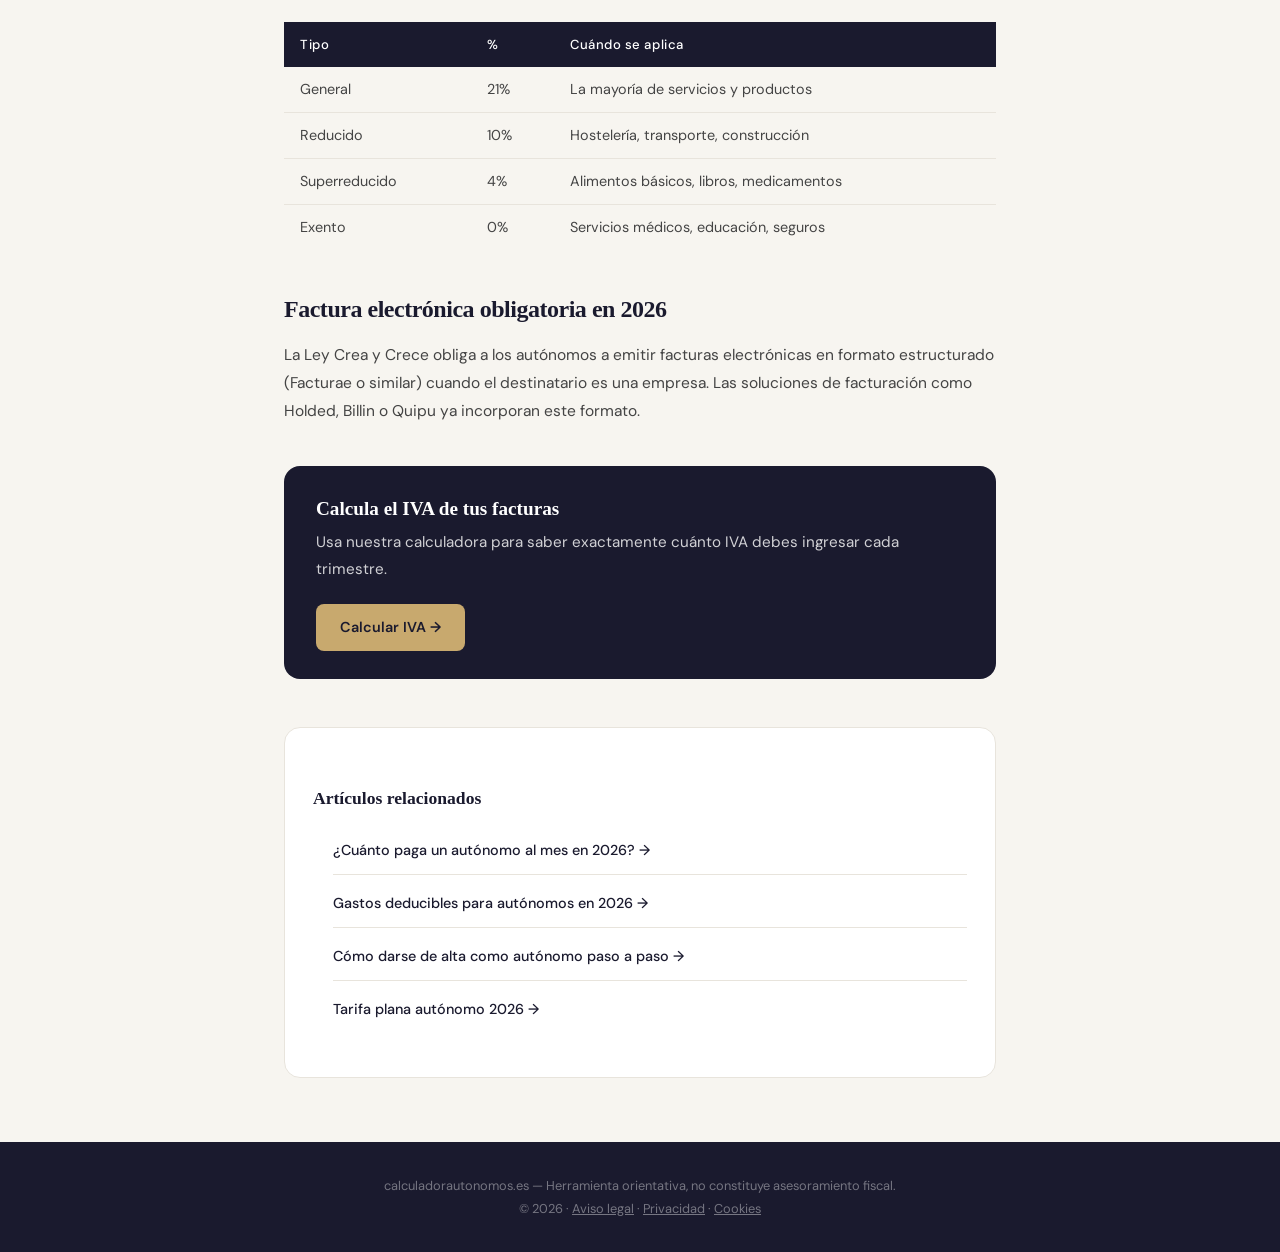
<file: blog/factura-autonomo.html>
<!DOCTYPE html>
<html lang="es">
<head>
  <script async src="https://www.googletagmanager.com/gtag/js?id=G-BSPBR1PL7K"></script>
  <script>window.dataLayer=window.dataLayer||[];function gtag(){dataLayer.push(arguments);}gtag('js',new Date());gtag('config','G-BSPBR1PL7K');</script>
  <meta charset="UTF-8" />
  <meta name="viewport" content="width=device-width, initial-scale=1.0" />
  <meta name="author" content="StickSensei" />
  <meta name="description" content="Cómo hacer una factura siendo autónomo en 2026. Campos obligatorios, tipos de IVA, retenciones IRPF y ejemplos prácticos." />
  <title>Cómo hacer una factura siendo autónomo en 2026 | CalculadorAutónomos</title>
  <link rel="preconnect" href="https://fonts.googleapis.com">
  <link rel="preconnect" href="https://fonts.gstatic.com" crossorigin>
  <link rel="preload" as="style" href="https://fonts.googleapis.com/css2?family=DM+Serif+Display&family=DM+Sans:wght@400;500;600&display=swap">
  <link rel="stylesheet" href="https://fonts.googleapis.com/css2?family=DM+Serif+Display&family=DM+Sans:wght@400;500;600&display=swap" media="print" onload="this.media='all'">
  <noscript><link rel="stylesheet" href="https://fonts.googleapis.com/css2?family=DM+Serif+Display&family=DM+Sans:wght@400;500;600&display=swap"></noscript>
  <link rel="stylesheet" href="../css/style.css" />
  <link rel="stylesheet" href="../css/blog.css" />
  <link rel="icon" type="image/x-icon" href="../favicon_io/favicon.ico" />
  <link rel="icon" type="image/png" sizes="32x32" href="../favicon_io/favicon-32x32.png" />
  <link rel="icon" type="image/png" sizes="16x16" href="../favicon_io/favicon-16x16.png" />
  <link rel="apple-touch-icon" sizes="180x180" href="../favicon_io/apple-touch-icon.png" />
</head>
<body>

<header class="site-header">
  <div class="container">
    <a href="../index.html" class="logo" aria-label="Inicio — CalculadorAutónomos">
    <span class="logo-icon">⚖️</span>
    <span class="logo-text">Calculador<strong>Autónomos</strong></span>
  </a>
    <nav class="main-nav">
      <a href="../index.html" class="nav-link">Cuota RETA</a>
      <a href="../irpf.html" class="nav-link">IRPF</a>
      <a href="../iva.html" class="nav-link">IVA</a>
      <a href="../neto.html" class="nav-link">Salario neto</a>
      <a href="../blog.html" class="nav-link">Blog</a>
    </nav>
  </div>
</header>

<section class="article-hero">
  <div class="container">
    <p class="breadcrumb"><a href="../index.html">Inicio</a> › Blog › Factura autónomo</p>
    <p class="article-tag">Facturación · Actualizado 2026</p>
    <h1 class="article-title">Cómo hacer una factura<br>siendo autónomo en 2026</h1>
    <p class="article-meta">Lectura 6 min · Actualizado mayo 2026</p>
  </div>
</section>

<article class="article-body">

  <p>Emitir facturas correctamente es una obligación legal para cualquier autónomo. Una factura mal hecha puede provocar problemas con Hacienda y retrasos en el cobro. Aquí tienes todo lo que necesitas saber.</p>

  <div class="highlight-box">
    <p>📌 <strong>Obligación legal:</strong> Desde 2026 las facturas a empresas y otros autónomos deben emitirse en <strong>formato electrónico verificable</strong> según la Ley Crea y Crece.</p>
  </div>

  <h2>Campos obligatorios de una factura</h2>
  <ul>
    <li><strong>Número de factura</strong> — correlativo y sin saltos</li>
    <li><strong>Fecha de emisión</strong></li>
    <li><strong>Datos del emisor</strong> — nombre o razón social, NIF y domicilio fiscal</li>
    <li><strong>Datos del receptor</strong> — nombre o razón social, NIF y domicilio</li>
    <li><strong>Descripción del servicio o producto</strong></li>
    <li><strong>Base imponible</strong> — importe sin IVA</li>
    <li><strong>Tipo de IVA aplicado</strong> y cuota de IVA</li>
    <li><strong>Retención de IRPF</strong> si procede</li>
    <li><strong>Total a pagar</strong></li>
  </ul>

  <h2>Ejemplo práctico de factura</h2>
  <table class="data-table">
    <thead>
      <tr><th>Concepto</th><th>Importe</th></tr>
    </thead>
    <tbody>
      <tr><td>Diseño web — proyecto X</td><td>1.000,00 €</td></tr>
      <tr><td>IVA 21%</td><td>+ 210,00 €</td></tr>
      <tr><td>Retención IRPF 15%</td><td>– 150,00 €</td></tr>
      <tr><td><strong>Total a cobrar</strong></td><td><strong>1.060,00 €</strong></td></tr>
    </tbody>
  </table>

  <h2>¿Cuándo aplicar retención de IRPF?</h2>
  <p>La retención del <strong>15% de IRPF</strong> se aplica cuando facturas a <strong>empresas o autónomos</strong> (no a particulares). Los dos primeros años de actividad puedes aplicar una retención reducida del <strong>7%</strong>.</p>

  <h2>Tipos de IVA más habituales</h2>
  <table class="data-table">
    <thead>
      <tr><th>Tipo</th><th>%</th><th>Cuándo se aplica</th></tr>
    </thead>
    <tbody>
      <tr><td>General</td><td>21%</td><td>La mayoría de servicios y productos</td></tr>
      <tr><td>Reducido</td><td>10%</td><td>Hostelería, transporte, construcción</td></tr>
      <tr><td>Superreducido</td><td>4%</td><td>Alimentos básicos, libros, medicamentos</td></tr>
      <tr><td>Exento</td><td>0%</td><td>Servicios médicos, educación, seguros</td></tr>
    </tbody>
  </table>

  <h2>Factura electrónica obligatoria en 2026</h2>
  <p>La Ley Crea y Crece obliga a los autónomos a emitir facturas electrónicas en formato estructurado (Facturae o similar) cuando el destinatario es una empresa. Las soluciones de facturación como Holded, Billin o Quipu ya incorporan este formato.</p>

  <div class="cta-box">
    <div>
      <strong>Calcula el IVA de tus facturas</strong>
      <p>Usa nuestra calculadora para saber exactamente cuánto IVA debes ingresar cada trimestre.</p>
    </div>
    <a href="../iva.html" class="cta-btn">Calcular IVA →</a>
  </div>

  <div class="related-articles">
    <h3>Artículos relacionados</h3>
    <ul class="related-list">
      <li><a href="cuanto-paga-autonomo.html">¿Cuánto paga un autónomo al mes en 2026? →</a></li>
      <li><a href="gastos-deducibles-autonomo.html">Gastos deducibles para autónomos en 2026 →</a></li>
      <li><a href="alta-autonomo.html">Cómo darse de alta como autónomo paso a paso →</a></li>
      <li><a href="tarifa-plana-autonomo.html">Tarifa plana autónomo 2026 →</a></li>
    </ul>
  </div>

</article>

<footer class="site-footer">
  <div class="container">
    <p>calculadorautonomos.es — Herramienta orientativa, no constituye asesoramiento fiscal.</p>
    <p>© 2026 · <a href="../legal.html" style="color:rgba(255,255,255,0.4)">Aviso legal</a> · <a href="../privacidad.html" style="color:rgba(255,255,255,0.4)">Privacidad</a> · <a href="../cookies.html" style="color:rgba(255,255,255,0.4)">Cookies</a></p>
  </div>
</footer>

<!-- Banner de cookies -->
<div class="cookie-banner" id="cookie-banner">
  <span class="cookie-banner-icon">🍪</span>
  <div class="cookie-banner-title">Usamos cookies</div>
  <p class="cookie-banner-text">
    Usamos cookies analíticas para mejorar la web. Puedes aceptarlas o continuar solo con las necesarias.
    <a href="../cookies.html" aria-label="Política de cookies — más información">Más información</a>
  </p>
  <div class="cookie-banner-buttons">
    <button class="cookie-btn-accept" onclick="acceptCookies()">Aceptar todas</button>
    <button class="cookie-btn-reject" onclick="rejectCookies()">Solo necesarias</button>
  </div>
</div>
<script src="../js/cookies.js"></script>

</body>
</html>
</file>
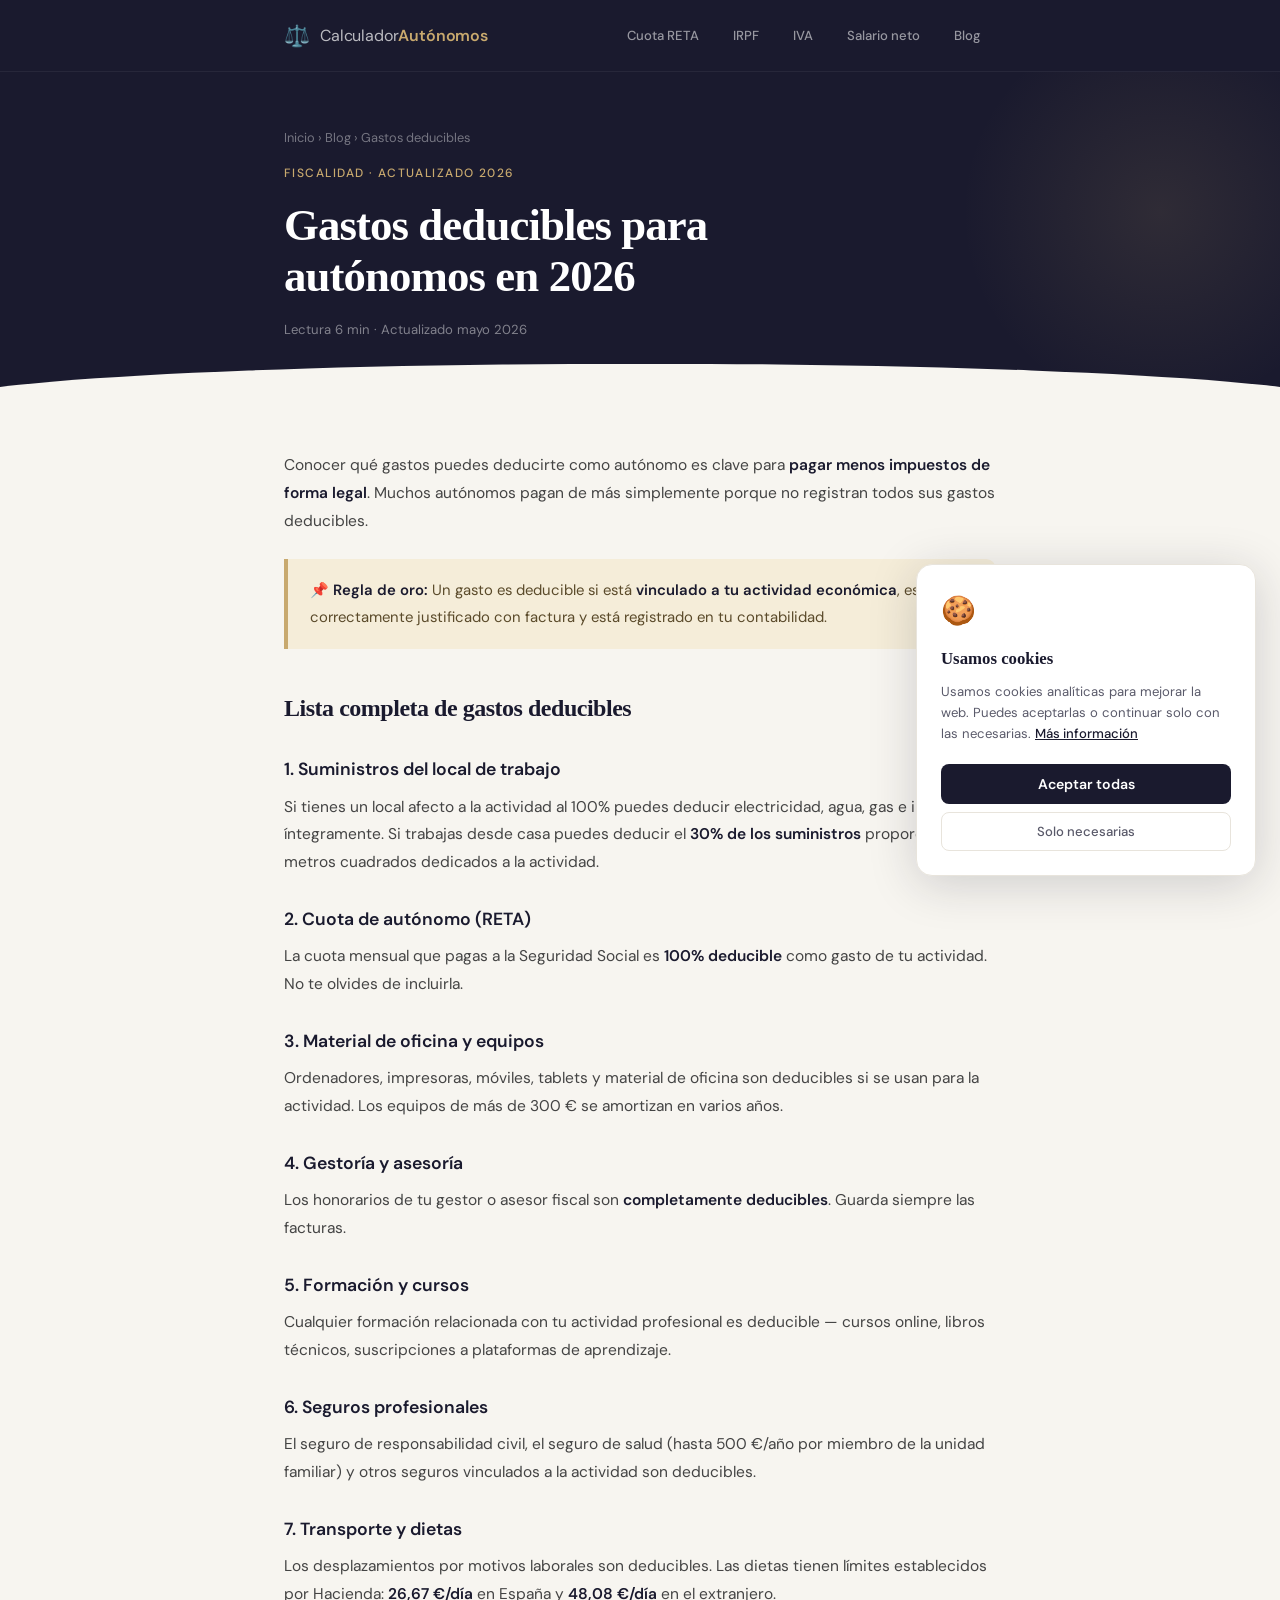
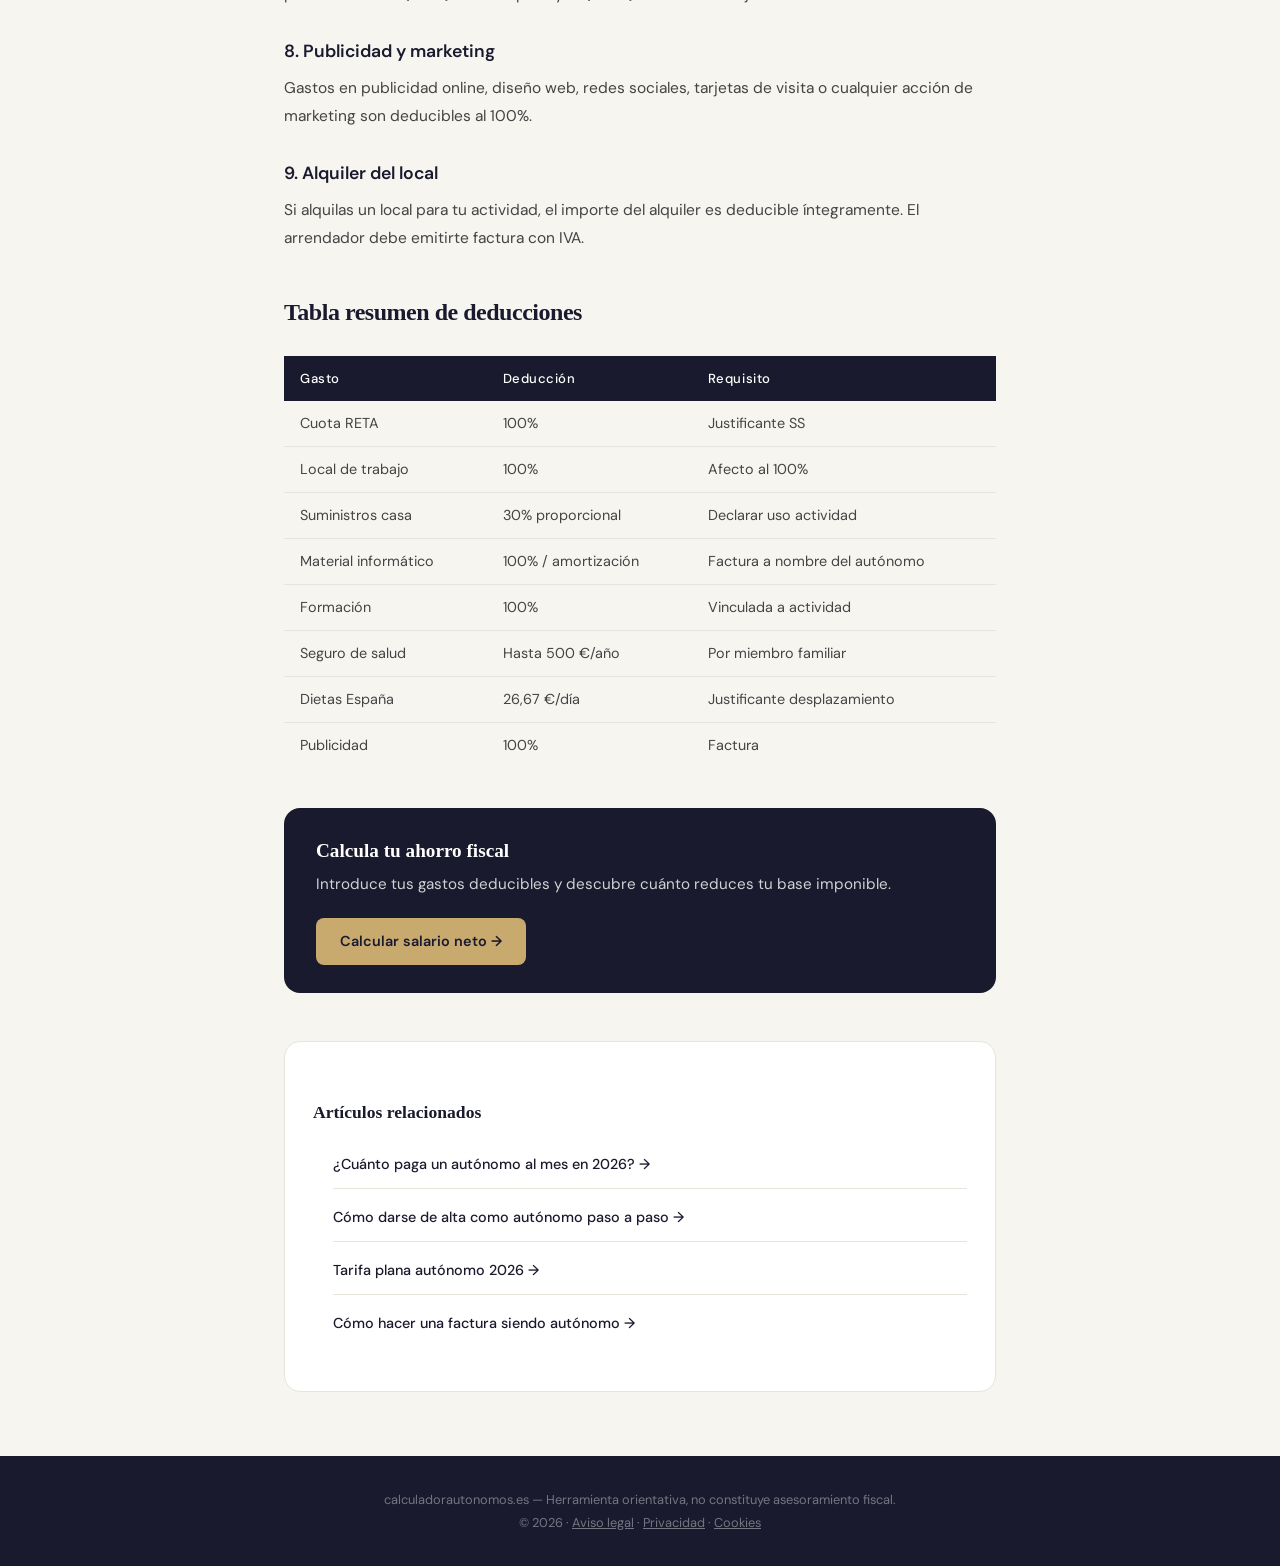
<file: blog/gastos-deducibles-autonomo.html>
<!DOCTYPE html>
<html lang="es">
<head>
  <script async src="https://www.googletagmanager.com/gtag/js?id=G-BSPBR1PL7K"></script>
  <script>window.dataLayer=window.dataLayer||[];function gtag(){dataLayer.push(arguments);}gtag('js',new Date());gtag('config','G-BSPBR1PL7K');</script>
  <meta charset="UTF-8" />
  <meta name="viewport" content="width=device-width, initial-scale=1.0" />
  <meta name="author" content="StickSensei" />
  <meta name="description" content="Lista completa de gastos deducibles para autónomos en 2026. Qué puedes desgravar y cómo hacerlo correctamente para pagar menos impuestos." />
  <title>Gastos deducibles para autónomos en 2026 | CalculadorAutónomos</title>
  <link rel="preconnect" href="https://fonts.googleapis.com">
  <link rel="preconnect" href="https://fonts.gstatic.com" crossorigin>
  <link rel="preload" as="style" href="https://fonts.googleapis.com/css2?family=DM+Serif+Display&family=DM+Sans:wght@400;500;600&display=swap">
  <link rel="stylesheet" href="https://fonts.googleapis.com/css2?family=DM+Serif+Display&family=DM+Sans:wght@400;500;600&display=swap" media="print" onload="this.media='all'">
  <noscript><link rel="stylesheet" href="https://fonts.googleapis.com/css2?family=DM+Serif+Display&family=DM+Sans:wght@400;500;600&display=swap"></noscript>
  <link rel="stylesheet" href="../css/style.css" />
  <link rel="stylesheet" href="../css/blog.css" />
  <link rel="icon" type="image/x-icon" href="../favicon_io/favicon.ico" />
  <link rel="icon" type="image/png" sizes="32x32" href="../favicon_io/favicon-32x32.png" />
  <link rel="icon" type="image/png" sizes="16x16" href="../favicon_io/favicon-16x16.png" />
  <link rel="apple-touch-icon" sizes="180x180" href="../favicon_io/apple-touch-icon.png" />
</head>
<body>

<header class="site-header">
  <div class="container">
    <a href="../index.html" class="logo" aria-label="Inicio — CalculadorAutónomos">
    <span class="logo-icon">⚖️</span>
    <span class="logo-text">Calculador<strong>Autónomos</strong></span>
  </a>
    <nav class="main-nav">
      <a href="../index.html" class="nav-link">Cuota RETA</a>
      <a href="../irpf.html" class="nav-link">IRPF</a>
      <a href="../iva.html" class="nav-link">IVA</a>
      <a href="../neto.html" class="nav-link">Salario neto</a>
      <a href="../blog.html" class="nav-link">Blog</a>
      
    </nav>
  </div>
</header>

<section class="article-hero">
  <div class="container">
    <p class="breadcrumb"><a href="../index.html">Inicio</a> › Blog › Gastos deducibles</p>
    <p class="article-tag">Fiscalidad · Actualizado 2026</p>
    <h1 class="article-title">Gastos deducibles para<br>autónomos en 2026</h1>
    <p class="article-meta">Lectura 6 min · Actualizado mayo 2026</p>
  </div>
</section>

<article class="article-body">

  <p>Conocer qué gastos puedes deducirte como autónomo es clave para <strong>pagar menos impuestos de forma legal</strong>. Muchos autónomos pagan de más simplemente porque no registran todos sus gastos deducibles.</p>

  <div class="highlight-box">
    <p>📌 <strong>Regla de oro:</strong> Un gasto es deducible si está <strong>vinculado a tu actividad económica</strong>, está correctamente justificado con factura y está registrado en tu contabilidad.</p>
  </div>

  <h2>Lista completa de gastos deducibles</h2>

  <h3>1. Suministros del local de trabajo</h3>
  <p>Si tienes un local afecto a la actividad al 100% puedes deducir electricidad, agua, gas e internet íntegramente. Si trabajas desde casa puedes deducir el <strong>30% de los suministros</strong> proporcional a los metros cuadrados dedicados a la actividad.</p>

  <h3>2. Cuota de autónomo (RETA)</h3>
  <p>La cuota mensual que pagas a la Seguridad Social es <strong>100% deducible</strong> como gasto de tu actividad. No te olvides de incluirla.</p>

  <h3>3. Material de oficina y equipos</h3>
  <p>Ordenadores, impresoras, móviles, tablets y material de oficina son deducibles si se usan para la actividad. Los equipos de más de 300 € se amortizan en varios años.</p>

  <h3>4. Gestoría y asesoría</h3>
  <p>Los honorarios de tu gestor o asesor fiscal son <strong>completamente deducibles</strong>. Guarda siempre las facturas.</p>

  <h3>5. Formación y cursos</h3>
  <p>Cualquier formación relacionada con tu actividad profesional es deducible — cursos online, libros técnicos, suscripciones a plataformas de aprendizaje.</p>

  <h3>6. Seguros profesionales</h3>
  <p>El seguro de responsabilidad civil, el seguro de salud (hasta 500 €/año por miembro de la unidad familiar) y otros seguros vinculados a la actividad son deducibles.</p>

  <h3>7. Transporte y dietas</h3>
  <p>Los desplazamientos por motivos laborales son deducibles. Las dietas tienen límites establecidos por Hacienda: <strong>26,67 €/día</strong> en España y <strong>48,08 €/día</strong> en el extranjero.</p>

  <h3>8. Publicidad y marketing</h3>
  <p>Gastos en publicidad online, diseño web, redes sociales, tarjetas de visita o cualquier acción de marketing son deducibles al 100%.</p>

  <h3>9. Alquiler del local</h3>
  <p>Si alquilas un local para tu actividad, el importe del alquiler es deducible íntegramente. El arrendador debe emitirte factura con IVA.</p>

  <h2>Tabla resumen de deducciones</h2>
  <table class="data-table">
    <thead>
      <tr><th>Gasto</th><th>Deducción</th><th>Requisito</th></tr>
    </thead>
    <tbody>
      <tr><td>Cuota RETA</td><td>100%</td><td>Justificante SS</td></tr>
      <tr><td>Local de trabajo</td><td>100%</td><td>Afecto al 100%</td></tr>
      <tr><td>Suministros casa</td><td>30% proporcional</td><td>Declarar uso actividad</td></tr>
      <tr><td>Material informático</td><td>100% / amortización</td><td>Factura a nombre del autónomo</td></tr>
      <tr><td>Formación</td><td>100%</td><td>Vinculada a actividad</td></tr>
      <tr><td>Seguro de salud</td><td>Hasta 500 €/año</td><td>Por miembro familiar</td></tr>
      <tr><td>Dietas España</td><td>26,67 €/día</td><td>Justificante desplazamiento</td></tr>
      <tr><td>Publicidad</td><td>100%</td><td>Factura</td></tr>
    </tbody>
  </table>

  <div class="cta-box">
    <div>
      <strong>Calcula tu ahorro fiscal</strong>
      <p>Introduce tus gastos deducibles y descubre cuánto reduces tu base imponible.</p>
    </div>
    <a href="../neto.html" class="cta-btn">Calcular salario neto →</a>
  </div>

  <div class="related-articles">
    <h3>Artículos relacionados</h3>
    <ul class="related-list">
      <li><a href="cuanto-paga-autonomo.html">¿Cuánto paga un autónomo al mes en 2026? →</a></li>
      <li><a href="alta-autonomo.html">Cómo darse de alta como autónomo paso a paso →</a></li>
      <li><a href="tarifa-plana-autonomo.html">Tarifa plana autónomo 2026 →</a></li>
      <li><a href="factura-autonomo.html">Cómo hacer una factura siendo autónomo →</a></li>
    </ul>
  </div>

</article>

<footer class="site-footer">
  <div class="container">
    <p>calculadorautonomos.es — Herramienta orientativa, no constituye asesoramiento fiscal.</p>
    <p>© 2026 · <a href="../legal.html" style="color:rgba(255,255,255,0.4)">Aviso legal</a> · <a href="../privacidad.html" style="color:rgba(255,255,255,0.4)">Privacidad</a> · <a href="../cookies.html" style="color:rgba(255,255,255,0.4)">Cookies</a></p>
  </div>
</footer>

<!-- Banner de cookies -->
<div class="cookie-banner" id="cookie-banner">
  <span class="cookie-banner-icon">🍪</span>
  <div class="cookie-banner-title">Usamos cookies</div>
  <p class="cookie-banner-text">
    Usamos cookies analíticas para mejorar la web. Puedes aceptarlas o continuar solo con las necesarias.
    <a href="../cookies.html" aria-label="Política de cookies — más información">Más información</a>
  </p>
  <div class="cookie-banner-buttons">
    <button class="cookie-btn-accept" onclick="acceptCookies()">Aceptar todas</button>
    <button class="cookie-btn-reject" onclick="rejectCookies()">Solo necesarias</button>
  </div>
</div>
<script src="../js/cookies.js"></script>


</body>
</html>
</file>
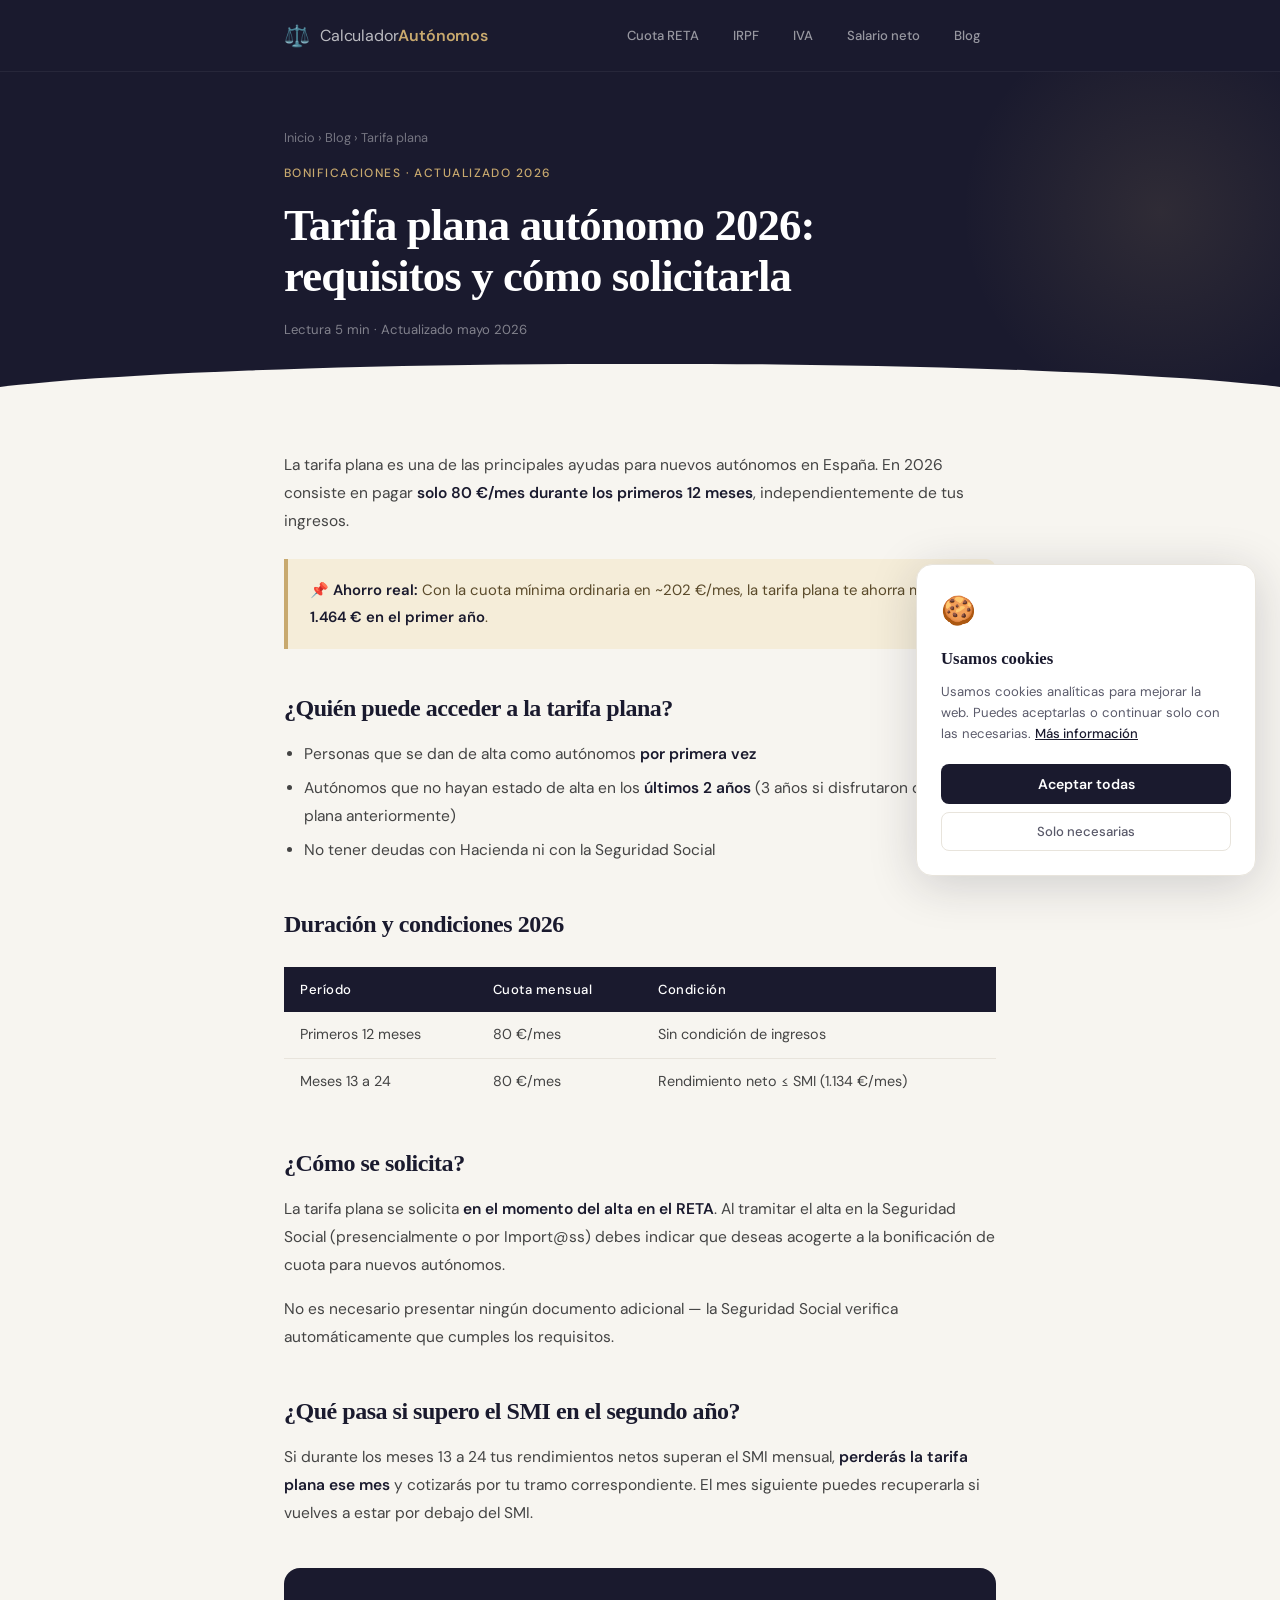
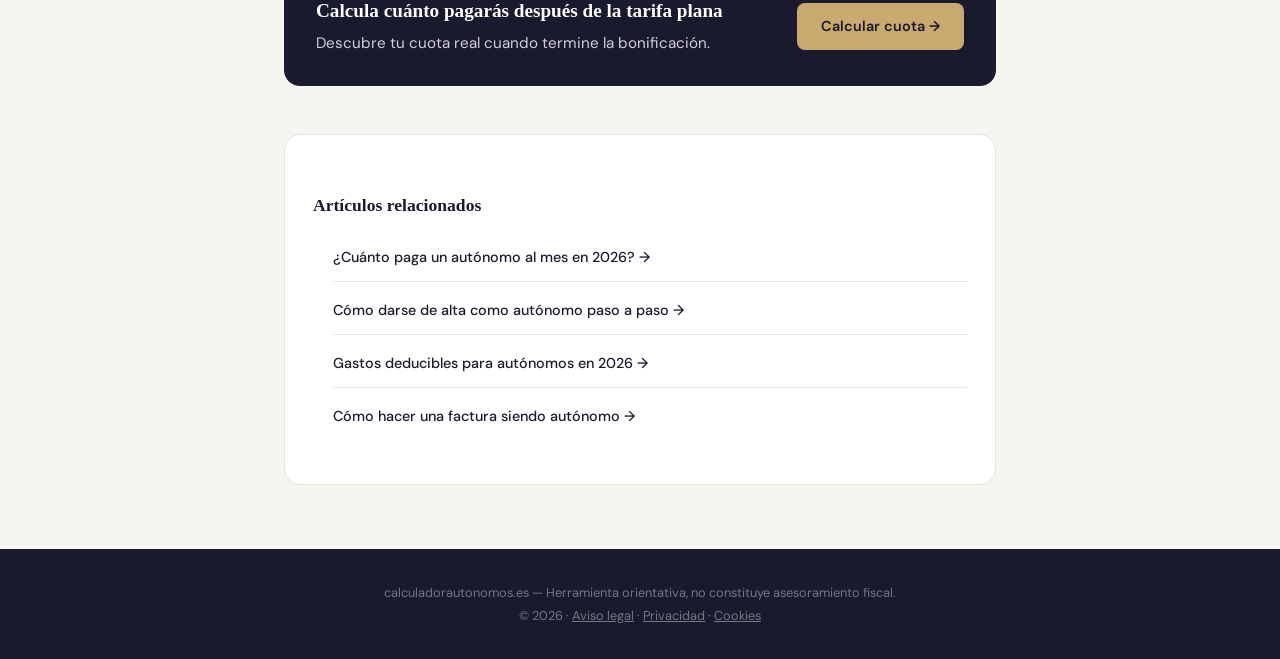
<file: blog/tarifa-plana-autonomo.html>
<!DOCTYPE html>
<html lang="es">
<head>
  <script async src="https://www.googletagmanager.com/gtag/js?id=G-BSPBR1PL7K"></script>
  <script>window.dataLayer=window.dataLayer||[];function gtag(){dataLayer.push(arguments);}gtag('js',new Date());gtag('config','G-BSPBR1PL7K');</script>
  <meta charset="UTF-8" />
  <meta name="viewport" content="width=device-width, initial-scale=1.0" />
  <meta name="author" content="StickSensei" />
  <meta name="description" content="Tarifa plana autónomo 2026: requisitos, cómo solicitarla, duración y cuánto te ahorras. Todo lo que necesitas saber." />
  <title>Tarifa plana autónomo 2026: requisitos y cómo solicitarla | CalculadorAutónomos</title>
 <link rel="preconnect" href="https://fonts.googleapis.com">
  <link rel="preconnect" href="https://fonts.gstatic.com" crossorigin>
  <link rel="preload" as="style" href="https://fonts.googleapis.com/css2?family=DM+Serif+Display&family=DM+Sans:wght@400;500;600&display=swap">
  <link rel="stylesheet" href="https://fonts.googleapis.com/css2?family=DM+Serif+Display&family=DM+Sans:wght@400;500;600&display=swap" media="print" onload="this.media='all'">
  <noscript><link rel="stylesheet" href="https://fonts.googleapis.com/css2?family=DM+Serif+Display&family=DM+Sans:wght@400;500;600&display=swap"></noscript>
  <link rel="stylesheet" href="../css/style.css" />
  <link rel="stylesheet" href="../css/blog.css" />
  <link rel="icon" type="image/x-icon" href="../favicon_io/favicon.ico" />
  <link rel="icon" type="image/png" sizes="32x32" href="../favicon_io/favicon-32x32.png" />
  <link rel="icon" type="image/png" sizes="16x16" href="../favicon_io/favicon-16x16.png" />
  <link rel="apple-touch-icon" sizes="180x180" href="../favicon_io/apple-touch-icon.png" />
</head>
<body>

<header class="site-header">
  <div class="container">
    <a href="../index.html" class="logo" aria-label="Inicio — CalculadorAutónomos">
      <span class="logo-icon">⚖️</span>
      <span class="logo-text">Calculador<strong>Autónomos</strong></span>
    </a>
    <nav class="main-nav">
      <a href="../index.html" class="nav-link">Cuota RETA</a>
      <a href="../irpf.html" class="nav-link">IRPF</a>
      <a href="../iva.html" class="nav-link">IVA</a>
      <a href="../neto.html" class="nav-link">Salario neto</a>
      <a href="../blog.html" class="nav-link">Blog</a>
    </nav>
  </div>
</header>

<section class="article-hero">
  <div class="container">
    <p class="breadcrumb"><a href="../index.html">Inicio</a> › Blog › Tarifa plana</p>
    <p class="article-tag">Bonificaciones · Actualizado 2026</p>
    <h1 class="article-title">Tarifa plana autónomo 2026:<br>requisitos y cómo solicitarla</h1>
    <p class="article-meta">Lectura 5 min · Actualizado mayo 2026</p>
  </div>
</section>

<article class="article-body">

  <p>La tarifa plana es una de las principales ayudas para nuevos autónomos en España. En 2026 consiste en pagar <strong>solo 80 €/mes durante los primeros 12 meses</strong>, independientemente de tus ingresos.</p>

  <div class="highlight-box">
    <p>📌 <strong>Ahorro real:</strong> Con la cuota mínima ordinaria en ~202 €/mes, la tarifa plana te ahorra más de <strong>1.464 € en el primer año</strong>.</p>
  </div>

  <h2>¿Quién puede acceder a la tarifa plana?</h2>
  <ul>
    <li>Personas que se dan de alta como autónomos <strong>por primera vez</strong></li>
    <li>Autónomos que no hayan estado de alta en los <strong>últimos 2 años</strong> (3 años si disfrutaron de la tarifa plana anteriormente)</li>
    <li>No tener deudas con Hacienda ni con la Seguridad Social</li>
  </ul>

  <h2>Duración y condiciones 2026</h2>
  <table class="data-table">
    <thead>
      <tr><th>Período</th><th>Cuota mensual</th><th>Condición</th></tr>
    </thead>
    <tbody>
      <tr><td>Primeros 12 meses</td><td>80 €/mes</td><td>Sin condición de ingresos</td></tr>
      <tr><td>Meses 13 a 24</td><td>80 €/mes</td><td>Rendimiento neto ≤ SMI (1.134 €/mes)</td></tr>
    </tbody>
  </table>

  <h2>¿Cómo se solicita?</h2>
  <p>La tarifa plana se solicita <strong>en el momento del alta en el RETA</strong>. Al tramitar el alta en la Seguridad Social (presencialmente o por Import@ss) debes indicar que deseas acogerte a la bonificación de cuota para nuevos autónomos.</p>
  <p>No es necesario presentar ningún documento adicional — la Seguridad Social verifica automáticamente que cumples los requisitos.</p>

  <h2>¿Qué pasa si supero el SMI en el segundo año?</h2>
  <p>Si durante los meses 13 a 24 tus rendimientos netos superan el SMI mensual, <strong>perderás la tarifa plana ese mes</strong> y cotizarás por tu tramo correspondiente. El mes siguiente puedes recuperarla si vuelves a estar por debajo del SMI.</p>

  <div class="cta-box">
    <div>
      <strong>Calcula cuánto pagarás después de la tarifa plana</strong>
      <p>Descubre tu cuota real cuando termine la bonificación.</p>
    </div>
    <a href="../index.html" class="cta-btn">Calcular cuota →</a>
  </div>

  <div class="related-articles">
    <h3>Artículos relacionados</h3>
    <ul class="related-list">
      <li><a href="cuanto-paga-autonomo.html">¿Cuánto paga un autónomo al mes en 2026? →</a></li>
      <li><a href="alta-autonomo.html">Cómo darse de alta como autónomo paso a paso →</a></li>
      <li><a href="gastos-deducibles-autonomo.html">Gastos deducibles para autónomos en 2026 →</a></li>
      <li><a href="factura-autonomo.html">Cómo hacer una factura siendo autónomo →</a></li>
    </ul>
  </div>

</article>

<footer class="site-footer">
  <div class="container">
    <p>calculadorautonomos.es — Herramienta orientativa, no constituye asesoramiento fiscal.</p>
    <p>© 2026 · <a href="../legal.html" style="color:rgba(255,255,255,0.4)">Aviso legal</a> · <a href="../privacidad.html" style="color:rgba(255,255,255,0.4)">Privacidad</a> · <a href="../cookies.html" style="color:rgba(255,255,255,0.4)">Cookies</a></p>
  </div>
</footer>

<!-- Banner de cookies -->
<div class="cookie-banner" id="cookie-banner">
  <span class="cookie-banner-icon">🍪</span>
  <div class="cookie-banner-title">Usamos cookies</div>
  <p class="cookie-banner-text">
    Usamos cookies analíticas para mejorar la web. Puedes aceptarlas o continuar solo con las necesarias.
    <a href="../cookies.html" aria-label="Política de cookies — más información">Más información</a>
  </p>
  <div class="cookie-banner-buttons">
    <button class="cookie-btn-accept" onclick="acceptCookies()">Aceptar todas</button>
    <button class="cookie-btn-reject" onclick="rejectCookies()">Solo necesarias</button>
  </div>
</div>
<script src="../js/cookies.js"></script>


</body>
</html>
</file>
<file: css/style.css>
/* =====================
   VARIABLES & RESET
   ===================== */
:root {
  --bg: #f7f5f0;
  --surface: #ffffff;
  --primary: #1a1a2e;
  --accent: #c8a96e;
  --accent-light: #f5edd9;
  --text: #1a1a2e;
  --text-muted: #5a5a6a;
  --border: #e8e4dc;
  --success: #2d6a4f;
  --radius: 16px;
  --shadow: 0 4px 32px rgba(26, 26, 46, 0.08);
  --shadow-hover: 0 8px 48px rgba(26, 26, 46, 0.14);
  --font-display: swap;
  --font-body: 'DM Sans', sans-serif;
  --transition: all 0.25s cubic-bezier(0.4, 0, 0.2, 1);
}

*, *::before, *::after {
  margin: 0;
  padding: 0;
  box-sizing: border-box;
}

html { scroll-behavior: smooth; }

body {
  font-family: var(--font-body);
  background: var(--bg);
  color: var(--text);
  line-height: 1.6;
  min-height: 100vh;
}

/* =====================
   LAYOUT
   ===================== */
.container {
  max-width: 760px;
  margin: 0 auto;
  padding: 0 24px;
}

/* =====================
   HEADER
   ===================== */
.site-header {
  background: var(--primary);
  padding: 18px 0;
  position: sticky;
  top: 0;
  z-index: 100;
  border-bottom: 1px solid rgba(255,255,255,0.06);
}

.site-header .container {
  display: flex;
  align-items: center;
  justify-content: space-between;
  flex-wrap: wrap;
  gap: 12px;
}

.logo {
  display: flex;
  align-items: center;
  gap: 10px;
  text-decoration: none;
  color: white;
}

.logo-icon { font-size: 1.3rem; }

.logo-text {
  font-family: var(--font-body);
  font-size: 1rem;
  color: rgba(255,255,255,0.7);
  letter-spacing: -0.01em;
}

.logo-text strong {
  color: var(--accent);
  font-weight: 600;
}

.main-nav {
  display: flex;
  gap: 4px;
  flex-wrap: wrap;
}

.nav-link {
  color: rgba(255,255,255,0.55);
  text-decoration: none;
  font-size: 0.82rem;
  font-weight: 500;
  padding: 6px 14px;
  border-radius: 20px;
  transition: var(--transition);
  border: 1px solid transparent;
}

.nav-link:hover {
  color: white;
  border-color: rgba(255,255,255,0.15);
}

.nav-link.active {
  color: var(--primary);
  background: var(--accent);
  border-color: var(--accent);
}

/* =====================
   HERO
   ===================== */
.hero {
  background: var(--primary);
  padding: 64px 0 72px;
  position: relative;
  overflow: hidden;
}

.hero::before {
  content: '';
  position: absolute;
  top: -60px;
  right: -80px;
  width: 400px;
  height: 400px;
  background: radial-gradient(circle, rgba(200,169,110,0.12) 0%, transparent 70%);
  pointer-events: none;
}

.hero::after {
  content: '';
  position: absolute;
  bottom: 0;
  left: 0;
  right: 0;
  height: 40px;
  background: var(--bg);
  clip-path: ellipse(55% 100% at 50% 100%);
}

.hero-tag {
  font-size: 0.75rem;
  font-weight: 500;
  letter-spacing: 0.12em;
  text-transform: uppercase;
  color: var(--accent);
  margin-bottom: 16px;
}

.hero-title {
  font-family: var(--font-display);
  font-size: clamp(2.2rem, 5vw, 3.2rem);
  color: white;
  line-height: 1.15;
  margin-bottom: 16px;
  letter-spacing: -0.02em;
}

.hero-sub {
  font-size: 1rem;
  color: rgba(255,255,255,0.55);
  max-width: 420px;
}

/* =====================
   MAIN CONTENT
   ===================== */
main.container {
  padding-top: 48px;
  padding-bottom: 64px;
}

/* =====================
   CARD
   ===================== */
.card {
  background: var(--surface);
  border-radius: var(--radius);
  padding: 36px;
  box-shadow: var(--shadow);
  border: 1px solid var(--border);
  margin-bottom: 24px;
  transition: var(--transition);
}

.card:hover {
  box-shadow: var(--shadow-hover);
}

.card-header {
  margin-bottom: 28px;
  padding-bottom: 24px;
  border-bottom: 1px solid var(--border);
}

.card-badge {
  display: inline-block;
  font-size: 0.72rem;
  font-weight: 600;
  letter-spacing: 0.1em;
  text-transform: uppercase;
  color: var(--accent);
  background: var(--accent-light);
  padding: 4px 12px;
  border-radius: 20px;
  margin-bottom: 12px;
}

.card-title {
  font-family: var(--font-display);
  font-size: 1.6rem;
  color: var(--primary);
  margin-bottom: 8px;
  letter-spacing: -0.02em;
}

.card-desc {
  font-size: 0.9rem;
  color: var(--text-muted);
  line-height: 1.6;
}

/* =====================
   FORM
   ===================== */
.form-group {
  margin-bottom: 20px;
}

.form-group label {
  display: block;
  font-size: 0.82rem;
  font-weight: 600;
  color: var(--text);
  margin-bottom: 8px;
  letter-spacing: 0.01em;
}

.input-wrap {
  position: relative;
}

.input-wrap input {
  width: 100%;
  padding: 14px 48px 14px 18px;
  border: 2px solid var(--border);
  border-radius: 10px;
  font-family: var(--font-body);
  font-size: 1rem;
  color: var(--text);
  background: var(--bg);
  transition: var(--transition);
  appearance: none;
}

.input-wrap input:focus {
  outline: none;
  border-color: var(--accent);
  background: white;
  box-shadow: 0 0 0 4px rgba(200,169,110,0.12);
}

.input-wrap input::placeholder {
  color: #bbb;
}

.input-unit {
  position: absolute;
  right: 16px;
  top: 50%;
  transform: translateY(-50%);
  font-size: 0.9rem;
  font-weight: 600;
  color: var(--text-muted);
  pointer-events: none;
}

/* =====================
   BUTTON
   ===================== */
.btn-calcular {
  width: 100%;
  padding: 16px 24px;
  background: var(--primary);
  color: white;
  border: none;
  border-radius: 10px;
  font-family: var(--font-body);
  font-size: 0.95rem;
  font-weight: 600;
  cursor: pointer;
  display: flex;
  align-items: center;
  justify-content: center;
  gap: 10px;
  transition: var(--transition);
  letter-spacing: 0.01em;
  margin-top: 8px;
}

.btn-calcular:hover {
  background: #2d2d4e;
  transform: translateY(-1px);
  box-shadow: 0 6px 24px rgba(26,26,46,0.2);
}

.btn-calcular:active {
  transform: translateY(0);
}

.btn-arrow {
  font-size: 1.1rem;
  transition: var(--transition);
}

.btn-calcular:hover .btn-arrow {
  transform: translateX(4px);
}

/* =====================
   RESULTADO
   ===================== */
.resultado {
  display: none;
  margin-top: 28px;
  animation: fadeSlideUp 0.4s ease forwards;
}

@keyframes fadeSlideUp {
  from {
    opacity: 0;
    transform: translateY(12px);
  }
  to {
    opacity: 1;
    transform: translateY(0);
  }
}

.resultado-grid {
  display: grid;
  grid-template-columns: 1fr 1fr;
  gap: 1px;
  background: var(--border);
  border-radius: 10px;
  overflow: hidden;
  margin-bottom: 12px;
}

.resultado-item {
  background: var(--bg);
  padding: 16px 18px;
  display: flex;
  flex-direction: column;
  gap: 4px;
}

.resultado-label {
  font-size: 0.75rem;
  font-weight: 500;
  color: var(--text-muted);
  text-transform: uppercase;
  letter-spacing: 0.06em;
}

.resultado-value {
  font-family: var(--font-display);
  font-size: 1.15rem;
  color: var(--primary);
}

.resultado-total {
  background: var(--primary);
  color: white;
  border-radius: 10px;
  padding: 18px 20px;
  display: flex;
  justify-content: space-between;
  align-items: center;
  font-size: 0.95rem;
  font-weight: 500;
}

.resultado-total span:last-child {
  font-family: var(--font-display);
  font-size: 1.5rem;
  color: var(--accent);
}

.resultado-tramo {
  font-size: 0.78rem;
  color: var(--text-muted);
  text-align: center;
  margin-top: 10px;
  padding: 0 8px;
}

/* =====================
   INFO CARD
   ===================== */
.info-card {
  background: var(--accent-light);
  border: 1px solid rgba(200,169,110,0.3);
  border-radius: var(--radius);
  padding: 24px 28px;
}

.info-card h3 {
  font-family: var(--font-display);
  font-size: 1.1rem;
  color: var(--primary);
  margin-bottom: 8px;
}

.info-card p {
  font-size: 0.88rem;
  color: #5a5040;
  line-height: 1.7;
}

/* =====================
   FOOTER
   ===================== */
.site-footer {
  background: var(--primary);
  color: rgba(255,255,255,0.4);
  padding: 32px 0;
  text-align: center;
  font-size: 0.8rem;
  line-height: 1.8;
}

/* =====================
   RESPONSIVE
   ===================== */
@media (max-width: 600px) {
  .card { padding: 24px 20px; }
  .resultado-grid { grid-template-columns: 1fr; }
  .site-header .container { flex-direction: column; align-items: flex-start; }
  .hero { padding: 48px 0 56px; }
}

/* =====================
   BANNER COOKIES
   ===================== */

.cookie-banner {
  position: fixed;
  bottom: 24px;
  right: 24px;
  width: 340px;
  background: white;
  border-radius: 16px;
  box-shadow: 0 8px 48px rgba(26,26,46,0.18);
  border: 1px solid var(--border);
  padding: 24px;
  z-index: 9999;
  display: none;
}

@keyframes slideInUp {
  from { opacity: 0; transform: translateY(20px); }
  to   { opacity: 1; transform: translateY(0); }
}

@keyframes slideOutDown {
  from { opacity: 1; transform: translateY(0); }
  to   { opacity: 0; transform: translateY(20px); }
}

.cookie-banner-icon {
  font-size: 28px;
  margin-bottom: 12px;
  display: block;
}

.cookie-banner-title {
  font-family: var(--font-display);
  font-size: 1.05rem;
  color: var(--primary);
  margin-bottom: 8px;
  font-weight: 600;
}

.cookie-banner-text {
  font-size: 0.82rem;
  color: var(--text-muted);
  line-height: 1.6;
  margin-bottom: 20px;
}

.cookie-banner-text a {
  color: var(--primary);
  font-weight: 500;
  text-decoration: underline;
}

.cookie-banner-buttons {
  display: flex;
  flex-direction: column;
  gap: 8px;
}

.cookie-btn-accept {
  width: 100%;
  background: var(--primary);
  color: white;
  border: none;
  padding: 11px 20px;
  border-radius: 8px;
  font-family: var(--font-body);
  font-size: 0.88rem;
  font-weight: 600;
  cursor: pointer;
  transition: all 0.2s;
}

.cookie-btn-accept:hover { background: #2d2d4e; }

.cookie-btn-reject {
  width: 100%;
  background: transparent;
  color: var(--text-muted);
  border: 1px solid var(--border);
  padding: 10px 20px;
  border-radius: 8px;
  font-family: var(--font-body);
  font-size: 0.82rem;
  font-weight: 500;
  cursor: pointer;
  transition: all 0.2s;
}

.cookie-btn-reject:hover {
  border-color: var(--primary);
  color: var(--primary);
}

@media (max-width: 420px) {
  .cookie-banner {
    bottom: 0;
    right: 0;
    left: 0;
    width: 100%;
    border-radius: 16px 16px 0 0;
  }
}
</file>
<file: css/blog-index.css>
/* =====================
   BLOG INDEX
   ===================== */

.blog-grid {
  display: grid;
  grid-template-columns: repeat(auto-fill, minmax(320px, 1fr));
  gap: 20px;
}

.blog-card {
  background: var(--surface);
  border-radius: var(--radius);
  padding: 28px;
  border: 1px solid var(--border);
  text-decoration: none;
  display: flex;
  flex-direction: column;
  gap: 10px;
  box-shadow: var(--shadow);
  transition: var(--transition);
}

.blog-card:hover {
  box-shadow: var(--shadow-hover);
  transform: translateY(-2px);
  border-color: var(--accent);
}

.blog-card-tag {
  display: inline-block;
  font-size: 0.72rem;
  font-weight: 600;
  letter-spacing: 0.1em;
  text-transform: uppercase;
  color: var(--accent);
  background: var(--accent-light);
  padding: 3px 10px;
  border-radius: 20px;
  width: fit-content;
}

.blog-card-title {
  font-family: var(--font-display);
  font-size: 1.15rem;
  color: var(--primary);
  line-height: 1.3;
  letter-spacing: -0.01em;
}

.blog-card-desc {
  font-size: 0.88rem;
  color: var(--text-muted);
  line-height: 1.6;
  flex: 1;
}

.blog-card-meta {
  font-size: 0.76rem;
  color: #bbb;
  margin-top: 4px;
}

@media (max-width: 600px) {
  .blog-grid { grid-template-columns: 1fr; }
}
</file>
<file: css/legal.css>
/* =====================
   PÁGINAS LEGALES
   ===================== */

.legal-body {
  max-width: 760px;
  margin: 48px auto 64px;
  padding: 0 24px;
}

.legal-body h1 {
  font-family: var(--font-display);
  font-size: 2rem;
  color: var(--primary);
  margin-bottom: 8px;
  letter-spacing: -0.02em;
}

.legal-body .legal-date {
  font-size: 0.82rem;
  color: var(--text-muted);
  margin-bottom: 40px;
  display: block;
}

.legal-body h2 {
  font-family: var(--font-display);
  font-size: 1.3rem;
  color: var(--primary);
  margin: 36px 0 12px;
  letter-spacing: -0.01em;
}

.legal-body p {
  font-size: 0.95rem;
  line-height: 1.8;
  color: #444;
  margin-bottom: 14px;
}

.legal-body ul {
  padding-left: 20px;
  margin-bottom: 14px;
}

.legal-body li {
  font-size: 0.95rem;
  line-height: 1.8;
  color: #444;
  margin-bottom: 4px;
}

.legal-body a {
  color: var(--primary);
  font-weight: 500;
}

.legal-body strong {
  color: var(--primary);
}

/* =====================
   BANNER DE COOKIES — REDISEÑO
   ===================== */

.cookie-banner {
  position: fixed;
  bottom: 24px;
  right: 24px;
  width: 360px;
  background: var(--surface);
  border-radius: 16px;
  box-shadow: 0 8px 48px rgba(26,26,46,0.18);
  border: 1px solid var(--border);
  padding: 24px;
  z-index: 9999;
  display: none;
  animation: slideInUp 0.35s cubic-bezier(0.4,0,0.2,1) forwards;
}

@keyframes slideInUp {
  from {
    opacity: 0;
    transform: translateY(20px);
  }
  to {
    opacity: 1;
    transform: translateY(0);
  }
}

@keyframes slideOutDown {
  from {
    opacity: 1;
    transform: translateY(0);
  }
  to {
    opacity: 0;
    transform: translateY(20px);
  }
}

.cookie-banner-icon {
  font-size: 28px;
  margin-bottom: 12px;
  display: block;
}

.cookie-banner-title {
  font-family: var(--font-display);
  font-size: 1.1rem;
  color: var(--primary);
  margin-bottom: 8px;
}

.cookie-banner-text {
  font-size: 0.82rem;
  color: var(--text-muted);
  line-height: 1.6;
  margin-bottom: 20px;
}

.cookie-banner-text a {
  color: var(--primary);
  font-weight: 500;
  text-decoration: underline;
}

.cookie-banner-buttons {
  display: flex;
  flex-direction: column;
  gap: 8px;
}

.cookie-btn-accept {
  width: 100%;
  background: var(--primary);
  color: white;
  border: none;
  padding: 11px 20px;
  border-radius: 8px;
  font-family: var(--font-body);
  font-size: 0.88rem;
  font-weight: 600;
  cursor: pointer;
  transition: all 0.2s;
}

.cookie-btn-accept:hover {
  background: #2d2d4e;
}

.cookie-btn-reject {
  width: 100%;
  background: transparent;
  color: var(--text-muted);
  border: 1px solid var(--border);
  padding: 10px 20px;
  border-radius: 8px;
  font-family: var(--font-body);
  font-size: 0.82rem;
  font-weight: 500;
  cursor: pointer;
  transition: all 0.2s;
}

.cookie-btn-reject:hover {
  border-color: var(--primary);
  color: var(--primary);
}

@media (max-width: 420px) {
  .cookie-banner {
    bottom: 0;
    right: 0;
    left: 0;
    width: 100%;
    border-radius: 16px 16px 0 0;
  }
}
</file>
<file: css/irpf.css>
/* =====================
   IRPF — ESTILOS ESPECÍFICOS
   ===================== */

.form-row {
  display: grid;
  grid-template-columns: 1fr 1fr;
  gap: 16px;
}

.info-grid {
  display: grid;
  grid-template-columns: 1fr 1fr;
  gap: 16px;
  margin-top: 0;
}

.resultado-total.negativo {
  background: var(--success);
}

.resultado-total.cero {
  background: #555;
}

@media (max-width: 600px) {
  .form-row { grid-template-columns: 1fr; }
  .info-grid { grid-template-columns: 1fr; }
}
</file>
<file: css/iva.css>
/* =====================
   IVA — ESTILOS ESPECÍFICOS
   ===================== */

.form-row {
  display: grid;
  grid-template-columns: 1fr 1fr;
  gap: 16px;
}

.iva-section-label {
  font-size: 0.78rem;
  font-weight: 600;
  letter-spacing: 0.08em;
  text-transform: uppercase;
  color: var(--accent);
  background: var(--accent-light);
  padding: 8px 14px;
  border-radius: 6px;
  margin-bottom: 16px;
  margin-top: 8px;
}

.info-grid {
  display: grid;
  grid-template-columns: 1fr 1fr;
  gap: 16px;
}

.resultado-total.devolucion {
  background: var(--success);
}

.resultado-total.compensar {
  background: #6b6b8a;
}

@media (max-width: 600px) {
  .form-row { grid-template-columns: 1fr; }
  .info-grid { grid-template-columns: 1fr; }
}
</file>
<file: css/neto.css>
/* =====================
   SALARIO NETO — ESTILOS ESPECÍFICOS
   ===================== */

.form-row {
  display: grid;
  grid-template-columns: 1fr 1fr;
  gap: 16px;
}

.info-grid {
  display: grid;
  grid-template-columns: 1fr 1fr;
  gap: 16px;
}

.neto-mensual {
  display: flex;
  align-items: center;
  justify-content: center;
  gap: 8px;
  margin-top: 12px;
  padding: 14px;
  background: var(--accent-light);
  border-radius: 10px;
  font-size: 0.95rem;
  color: var(--text-muted);
}

.neto-mensual span:nth-child(2) {
  font-family: var(--font-display);
  font-size: 1.4rem;
  color: var(--primary);
}

/* Barra de distribución */
.neto-barra {
  margin-top: 20px;
}

.barra-label {
  font-size: 0.78rem;
  font-weight: 600;
  letter-spacing: 0.06em;
  text-transform: uppercase;
  color: var(--text-muted);
  margin-bottom: 8px;
}

.barra-wrap {
  display: flex;
  height: 20px;
  border-radius: 10px;
  overflow: hidden;
  background: var(--border);
}

.barra-seg {
  height: 100%;
  transition: width 0.6s cubic-bezier(0.4,0,0.2,1);
}

.barra-neto   { background: #2d6a4f; }
.barra-reta   { background: #c8a96e; }
.barra-irpf   { background: #e8445a; }
.barra-gastos { background: #7ec8e3; }

.barra-legend {
  display: flex;
  gap: 16px;
  margin-top: 8px;
  flex-wrap: wrap;
}

.barra-legend span {
  display: flex;
  align-items: center;
  gap: 5px;
  font-size: 0.78rem;
  color: var(--text-muted);
}

.dot {
  width: 8px;
  height: 8px;
  border-radius: 50%;
  display: inline-block;
}

.dot-neto   { background: #2d6a4f; }
.dot-reta   { background: #c8a96e; }
.dot-irpf   { background: #e8445a; }
.dot-gastos { background: #7ec8e3; }

@media (max-width: 600px) {
  .form-row { grid-template-columns: 1fr; }
  .info-grid { grid-template-columns: 1fr; }
}
</file>
<file: css/blog.css>
/* =====================
   BLOG — ESTILOS ARTÍCULOS
   ===================== */

.article-hero {
  background: var(--primary);
  padding: 56px 0 64px;
  position: relative;
  overflow: hidden;
}

.article-hero::before {
  content: '';
  position: absolute;
  top: -60px;
  right: -80px;
  width: 400px;
  height: 400px;
  background: radial-gradient(circle, rgba(200,169,110,0.12) 0%, transparent 70%);
  pointer-events: none;
}

.article-hero::after {
  content: '';
  position: absolute;
  bottom: 0;
  left: 0;
  right: 0;
  height: 40px;
  background: var(--bg);
  clip-path: ellipse(55% 100% at 50% 100%);
}

.article-tag {
  font-size: 0.75rem;
  font-weight: 500;
  letter-spacing: 0.12em;
  text-transform: uppercase;
  color: var(--accent);
  margin-bottom: 16px;
}

.article-title {
  font-family: var(--font-display);
  font-size: clamp(1.8rem, 4vw, 2.8rem);
  color: white;
  line-height: 1.15;
  margin-bottom: 16px;
  letter-spacing: -0.02em;
}

.article-meta {
  font-size: 0.82rem;
  color: rgba(255,255,255,0.45);
}

.article-body {
  max-width: 760px;
  margin: 48px auto 64px;
  padding: 0 24px;
}

.article-body h2 {
  font-family: var(--font-display);
  font-size: 1.5rem;
  color: var(--primary);
  margin: 40px 0 14px;
  letter-spacing: -0.02em;
}

.article-body h3 {
  font-size: 1.1rem;
  font-weight: 600;
  color: var(--primary);
  margin: 28px 0 10px;
}

.article-body p {
  font-size: 0.97rem;
  line-height: 1.8;
  color: #444;
  margin-bottom: 16px;
}

.article-body ul,
.article-body ol {
  padding-left: 20px;
  margin-bottom: 16px;
}

.article-body li {
  font-size: 0.97rem;
  line-height: 1.8;
  color: #444;
  margin-bottom: 6px;
}

.article-body strong {
  color: var(--primary);
  font-weight: 600;
}

.highlight-box {
  background: var(--accent-light);
  border-left: 4px solid var(--accent);
  border-radius: 0 10px 10px 0;
  padding: 18px 22px;
  margin: 24px 0;
}

.highlight-box p {
  margin: 0;
  color: #5a4a2a;
  font-size: 0.93rem;
}

.data-table {
  width: 100%;
  border-collapse: collapse;
  margin: 24px 0;
  font-size: 0.9rem;
}

.data-table th {
  background: var(--primary);
  color: white;
  padding: 12px 16px;
  text-align: left;
  font-weight: 500;
  font-size: 0.82rem;
  letter-spacing: 0.04em;
}

.data-table td {
  padding: 11px 16px;
  border-bottom: 1px solid var(--border);
  color: #444;
}

.data-table tr:nth-child(even) td {
  background: var(--bg);
}

.data-table tr:last-child td {
  border-bottom: none;
}

.cta-box {
  background: var(--primary);
  border-radius: var(--radius);
  padding: 28px 32px;
  margin: 40px 0;
  display: flex;
  align-items: center;
  justify-content: space-between;
  gap: 20px;
  flex-wrap: wrap;
}

.cta-box p {
  color: rgba(255,255,255,0.8);
  font-size: 0.95rem;
  margin: 0;
  flex: 1;
}

.cta-box strong {
  color: white;
  display: block;
  font-family: var(--font-display);
  font-size: 1.2rem;
  margin-bottom: 4px;
}

.cta-btn {
  display: inline-block;
  background: var(--accent);
  color: var(--primary);
  text-decoration: none;
  padding: 12px 24px;
  border-radius: 8px;
  font-weight: 600;
  font-size: 0.9rem;
  white-space: nowrap;
  transition: var(--transition);
}

.cta-btn:hover {
  background: #d4b47a;
  transform: translateY(-1px);
}

.breadcrumb {
  font-size: 0.8rem;
  color: rgba(255,255,255,0.4);
  margin-bottom: 16px;
}

.breadcrumb a {
  color: rgba(255,255,255,0.4);
  text-decoration: none;
}

.breadcrumb a:hover {
  color: var(--accent);
}

.related-articles {
  background: var(--surface);
  border-radius: var(--radius);
  padding: 28px;
  border: 1px solid var(--border);
  margin-top: 48px;
}

.related-articles h3 {
  font-family: var(--font-display);
  font-size: 1.1rem;
  color: var(--primary);
  margin-bottom: 16px;
}

.related-list {
  list-style: none;
  padding: 0;
  margin: 0;
}

.related-list li {
  border-bottom: 1px solid var(--border);
}

.related-list li:last-child {
  border-bottom: none;
}

.related-list a {
  display: block;
  padding: 10px 0;
  color: var(--primary);
  text-decoration: none;
  font-size: 0.9rem;
  font-weight: 500;
  transition: var(--transition);
}

.related-list a:hover {
  color: var(--accent);
  padding-left: 6px;
}
</file>
